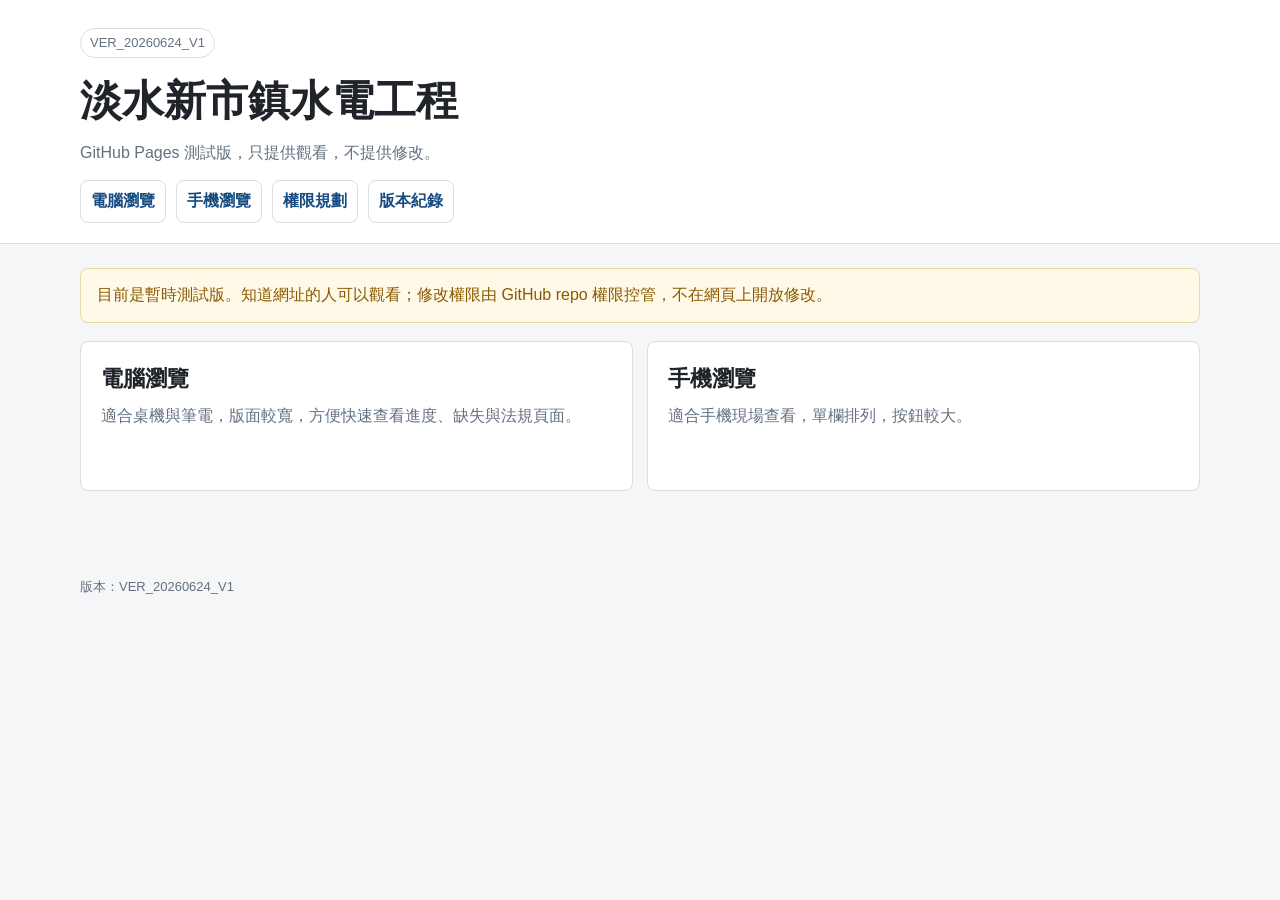
<file: index.html>
<!doctype html><html lang="zh-Hant"><head><meta charset="utf-8"><meta name="viewport" content="width=device-width, initial-scale=1"><title>淡水新市鎮水電工程</title><link rel="stylesheet" href="assets/styles.css"></head><body><header><div class="wrap top"><span class="version">VER_20260624_V1</span><h1>淡水新市鎮水電工程</h1><p class="subtitle">GitHub Pages 測試版，只提供觀看，不提供修改。</p><nav><a href="desktop.html">電腦瀏覽</a><a href="mobile.html">手機瀏覽</a><a href="permissions.html">權限規劃</a><a href="CHANGELOG.html">版本紀錄</a></nav></div></header><main class="wrap"><div class="notice">目前是暫時測試版。知道網址的人可以觀看；修改權限由 GitHub repo 權限控管，不在網頁上開放修改。</div><section class="mode-grid"><a class="mode" href="desktop.html"><h2>電腦瀏覽</h2><p>適合桌機與筆電，版面較寬，方便快速查看進度、缺失與法規頁面。</p></a><a class="mode" href="mobile.html"><h2>手機瀏覽</h2><p>適合手機現場查看，單欄排列，按鈕較大。</p></a></section></main><div class="wrap footer">版本：VER_20260624_V1</div></body></html>
</file>
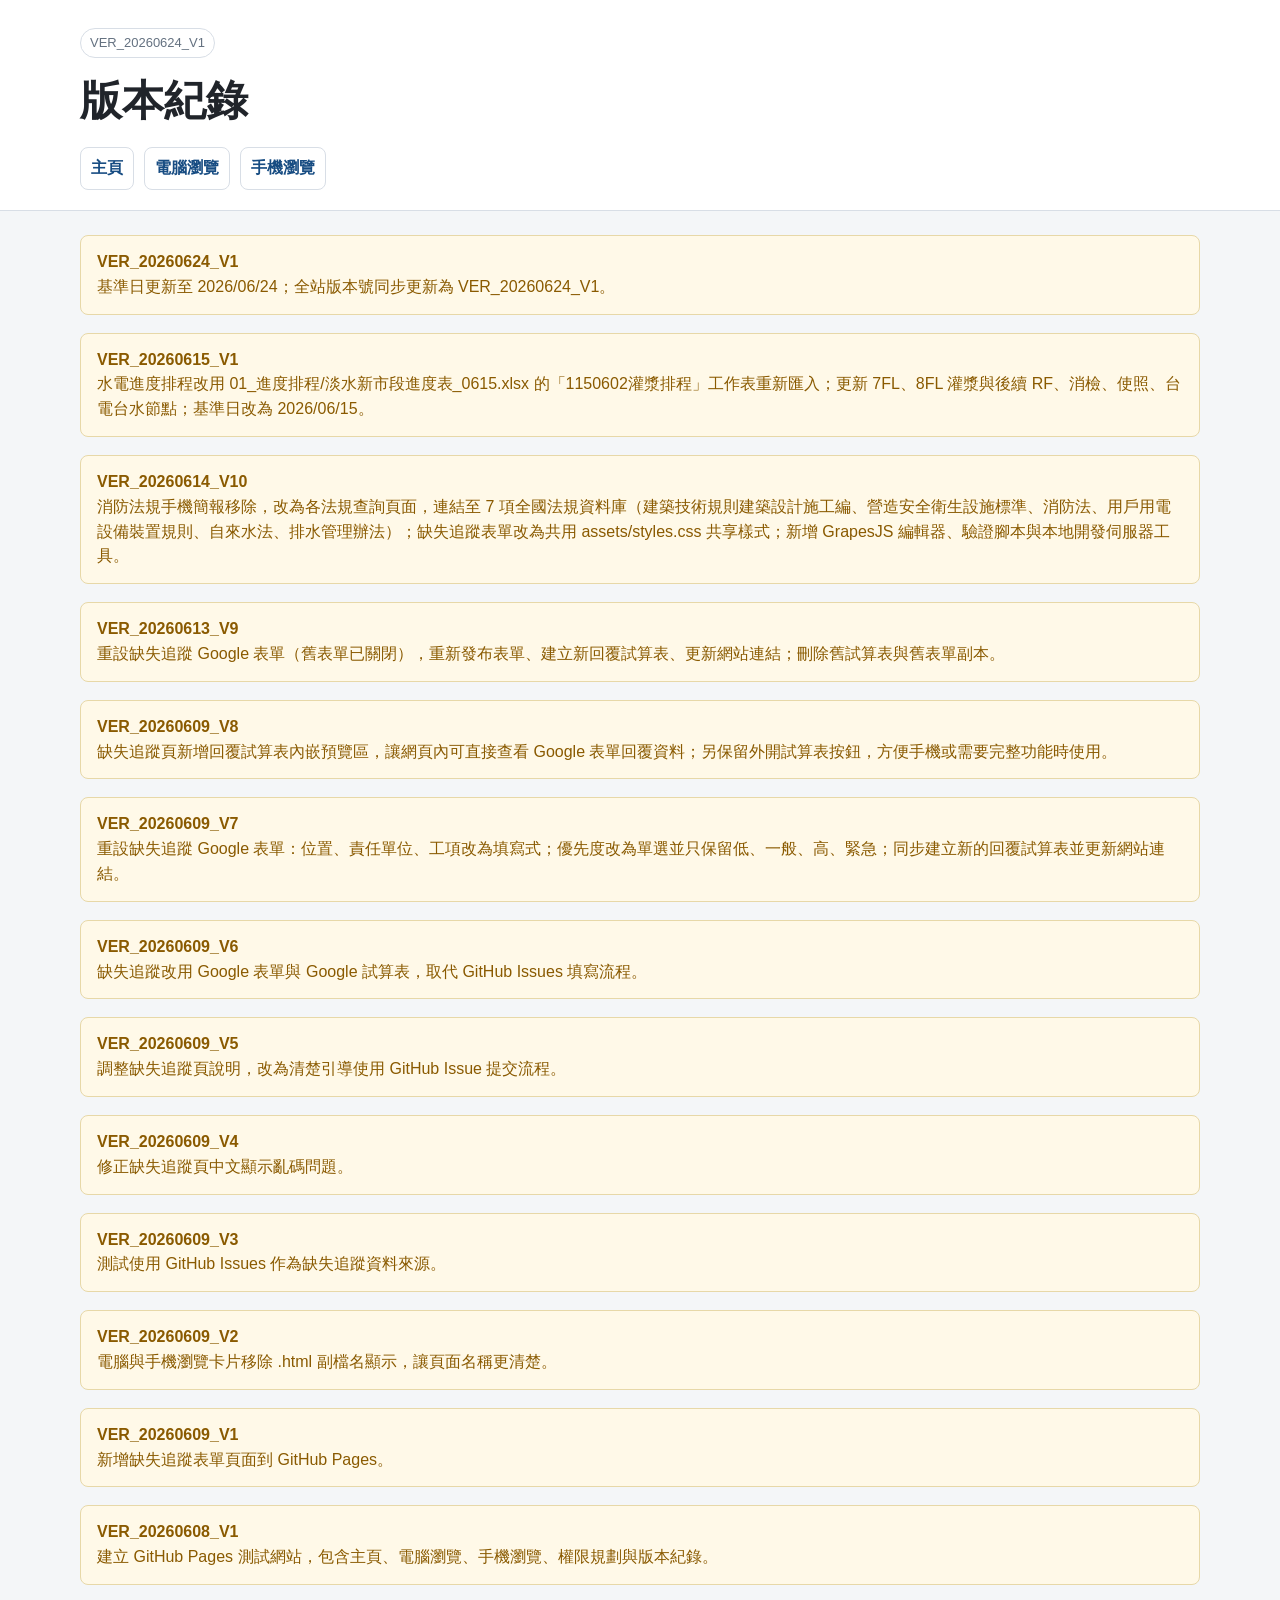
<file: CHANGELOG.html>
<!doctype html><html lang="zh-Hant"><head><meta charset="utf-8"><meta name="viewport" content="width=device-width, initial-scale=1"><title>版本紀錄</title><link rel="stylesheet" href="assets/styles.css"></head><body><header><div class="wrap top"><span class="version">VER_20260624_V1</span><h1>版本紀錄</h1><nav><a href="index.html">主頁</a><a href="desktop.html">電腦瀏覽</a><a href="mobile.html">手機瀏覽</a></nav></div></header><main class="wrap"><section class="notice"><strong>VER_20260624_V1</strong><br>基準日更新至 2026/06/24；全站版本號同步更新為 VER_20260624_V1。</section><section class="notice"><strong>VER_20260615_V1</strong><br>水電進度排程改用 01_進度排程/淡水新市段進度表_0615.xlsx 的「1150602灌漿排程」工作表重新匯入；更新 7FL、8FL 灌漿與後續 RF、消檢、使照、台電台水節點；基準日改為 2026/06/15。</section><section class="notice"><strong>VER_20260614_V10</strong><br>消防法規手機簡報移除，改為各法規查詢頁面，連結至 7 項全國法規資料庫（建築技術規則建築設計施工編、營造安全衛生設施標準、消防法、用戶用電設備裝置規則、自來水法、排水管理辦法）；缺失追蹤表單改為共用 assets/styles.css 共享樣式；新增 GrapesJS 編輯器、驗證腳本與本地開發伺服器工具。</section><section class="notice"><strong>VER_20260613_V9</strong><br>重設缺失追蹤 Google 表單（舊表單已關閉），重新發布表單、建立新回覆試算表、更新網站連結；刪除舊試算表與舊表單副本。</section><section class="notice"><strong>VER_20260609_V8</strong><br>缺失追蹤頁新增回覆試算表內嵌預覽區，讓網頁內可直接查看 Google 表單回覆資料；另保留外開試算表按鈕，方便手機或需要完整功能時使用。</section><section class="notice"><strong>VER_20260609_V7</strong><br>重設缺失追蹤 Google 表單：位置、責任單位、工項改為填寫式；優先度改為單選並只保留低、一般、高、緊急；同步建立新的回覆試算表並更新網站連結。</section><section class="notice"><strong>VER_20260609_V6</strong><br>缺失追蹤改用 Google 表單與 Google 試算表，取代 GitHub Issues 填寫流程。</section><section class="notice"><strong>VER_20260609_V5</strong><br>調整缺失追蹤頁說明，改為清楚引導使用 GitHub Issue 提交流程。</section><section class="notice"><strong>VER_20260609_V4</strong><br>修正缺失追蹤頁中文顯示亂碼問題。</section><section class="notice"><strong>VER_20260609_V3</strong><br>測試使用 GitHub Issues 作為缺失追蹤資料來源。</section><section class="notice"><strong>VER_20260609_V2</strong><br>電腦與手機瀏覽卡片移除 .html 副檔名顯示，讓頁面名稱更清楚。</section><section class="notice"><strong>VER_20260609_V1</strong><br>新增缺失追蹤表單頁面到 GitHub Pages。</section><section class="notice"><strong>VER_20260608_V1</strong><br>建立 GitHub Pages 測試網站，包含主頁、電腦瀏覽、手機瀏覽、權限規劃與版本紀錄。</section></main></body></html>
</file>
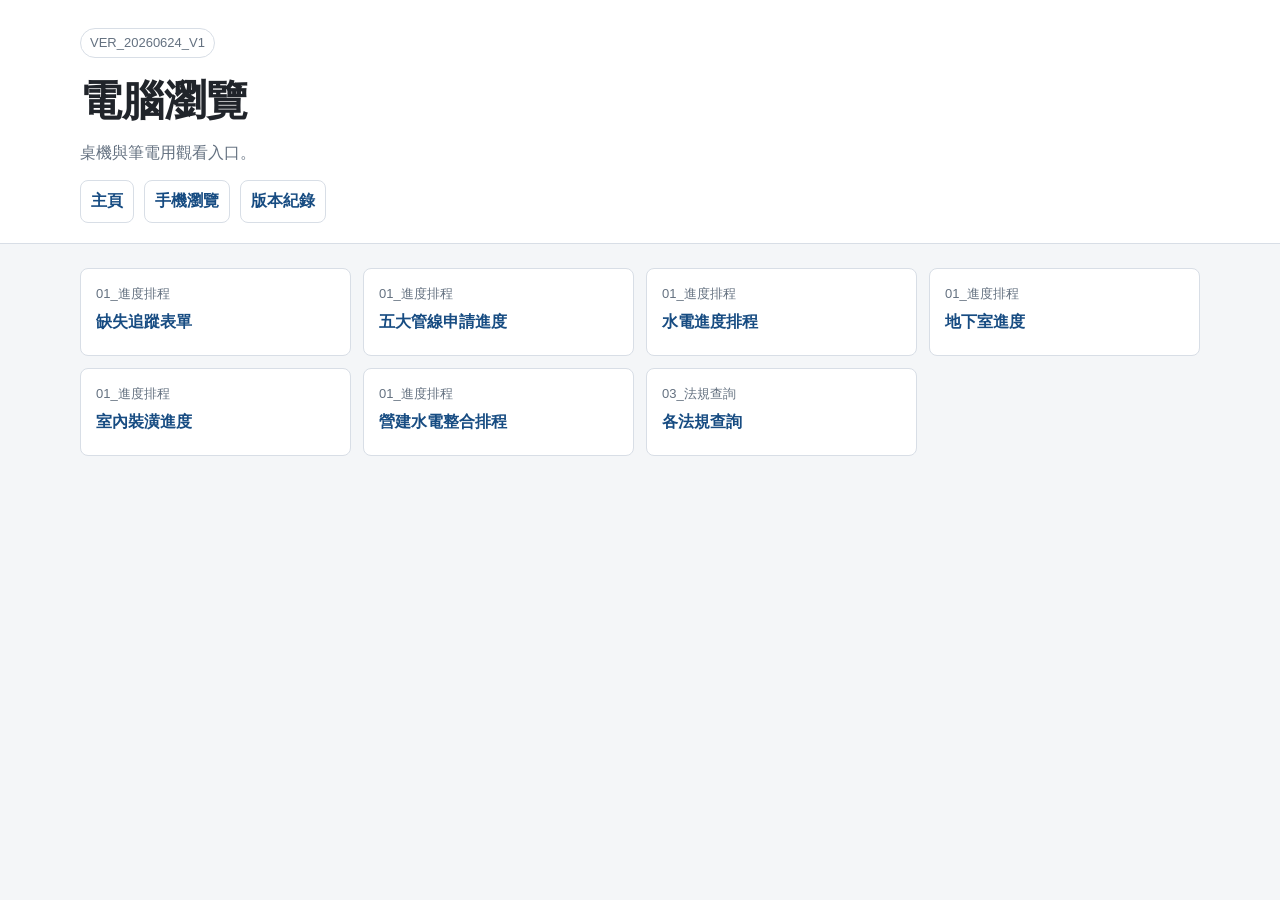
<file: desktop.html>
<!doctype html><html lang="zh-Hant"><head><meta charset="utf-8"><meta name="viewport" content="width=device-width, initial-scale=1"><title>電腦瀏覽 - 淡水新市鎮水電工程</title><link rel="stylesheet" href="assets/styles.css"></head><body><header><div class="wrap top"><span class="version">VER_20260624_V1</span><h1>電腦瀏覽</h1><p class="subtitle">桌機與筆電用觀看入口。</p><nav><a href="index.html">主頁</a><a href="mobile.html">手機瀏覽</a><a href="CHANGELOG.html">版本紀錄</a></nav></div></header><main class="wrap"><div class="doc-grid"><a class="doc-link" href="pages/%E7%BC%BA%E5%A4%B1%E8%BF%BD%E8%B9%A4%E8%A1%A8%E5%96%AE.html"><span>01_進度排程</span><strong>缺失追蹤表單</strong></a>
<a class="doc-link" href="pages/%E4%BA%94%E5%A4%A7%E7%AE%A1%E7%B7%9A%E7%94%B3%E8%AB%8B%E9%80%B2%E5%BA%A6.html"><span>01_進度排程</span><strong>五大管線申請進度</strong></a>
<a class="doc-link" href="pages/%E6%B0%B4%E9%9B%BB%E9%80%B2%E5%BA%A6%E6%8E%92%E7%A8%8B.html"><span>01_進度排程</span><strong>水電進度排程</strong></a>
<a class="doc-link" href="pages/%E5%9C%B0%E4%B8%8B%E5%AE%A4%E9%80%B2%E5%BA%A6.html"><span>01_進度排程</span><strong>地下室進度</strong></a>
<a class="doc-link" href="pages/%E5%AE%A4%E5%85%A7%E8%A3%9D%E6%BD%A2%E9%80%B2%E5%BA%A6.html"><span>01_進度排程</span><strong>室內裝潢進度</strong></a>
<a class="doc-link" href="pages/%E7%87%9F%E5%BB%BA%E6%B0%B4%E9%9B%BB%E6%95%B4%E5%90%88%E6%8E%92%E7%A8%8B.html"><span>01_進度排程</span><strong>營建水電整合排程</strong></a>
<a class="doc-link" href="pages/%E6%B6%88%E9%98%B2%E6%B3%95%E8%A6%8F%E6%89%8B%E6%A9%9F%E7%B0%A1%E5%A0%B1.html"><span>03_法規查詢</span><strong>各法規查詢</strong></a></div></main></body></html>
</file>
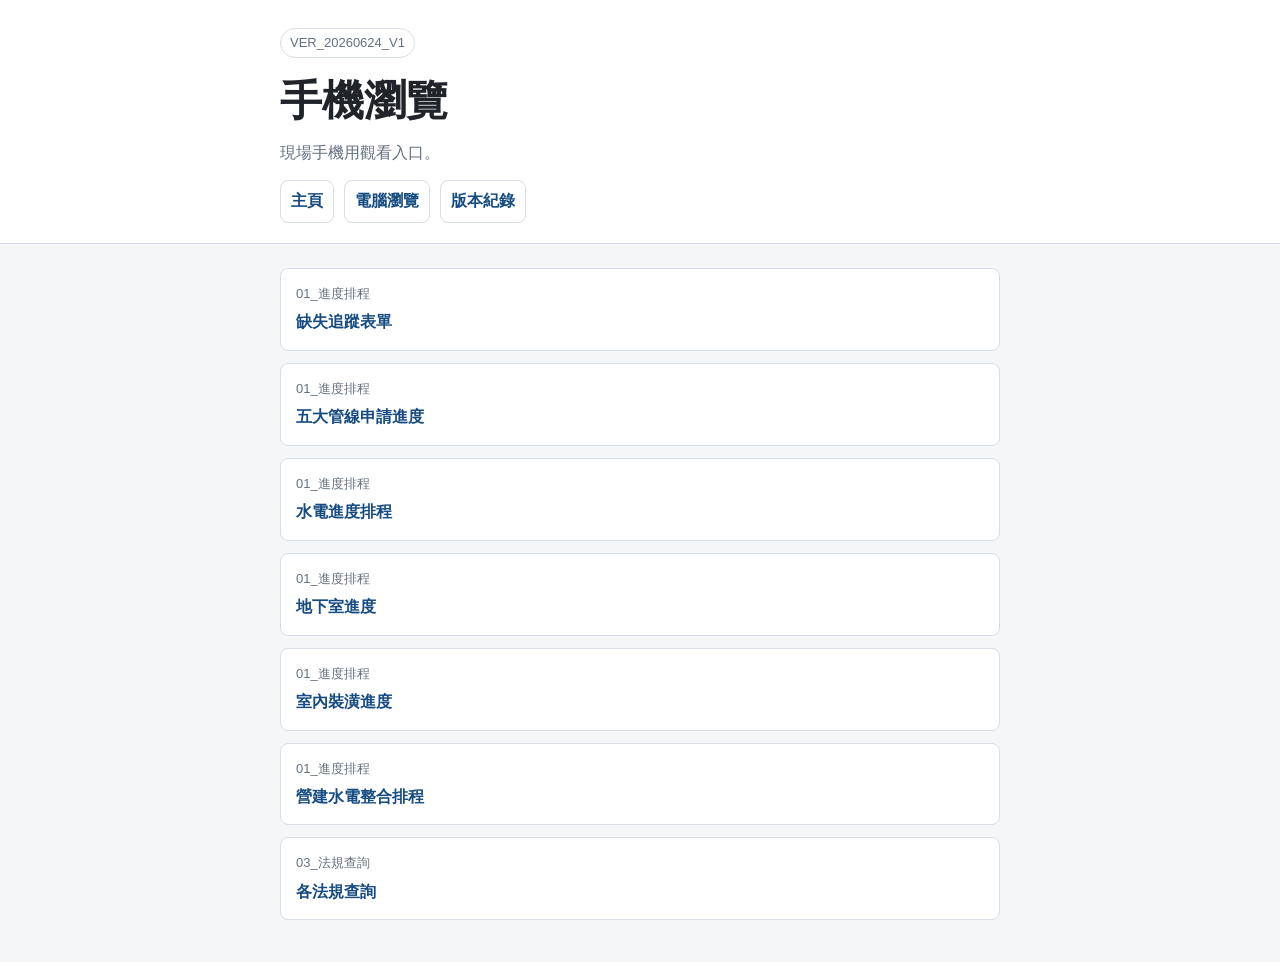
<file: mobile.html>
<!doctype html><html lang="zh-Hant"><head><meta charset="utf-8"><meta name="viewport" content="width=device-width, initial-scale=1"><title>手機瀏覽 - 淡水新市鎮水電工程</title><link rel="stylesheet" href="assets/styles.css"></head><body class="phone"><header><div class="wrap top"><span class="version">VER_20260624_V1</span><h1>手機瀏覽</h1><p class="subtitle">現場手機用觀看入口。</p><nav><a href="index.html">主頁</a><a href="desktop.html">電腦瀏覽</a><a href="CHANGELOG.html">版本紀錄</a></nav></div></header><main class="wrap"><div class="doc-grid"><a class="doc-link" href="pages/%E7%BC%BA%E5%A4%B1%E8%BF%BD%E8%B9%A4%E8%A1%A8%E5%96%AE.html"><span>01_進度排程</span><strong>缺失追蹤表單</strong></a>
<a class="doc-link" href="pages/%E4%BA%94%E5%A4%A7%E7%AE%A1%E7%B7%9A%E7%94%B3%E8%AB%8B%E9%80%B2%E5%BA%A6.html"><span>01_進度排程</span><strong>五大管線申請進度</strong></a>
<a class="doc-link" href="pages/%E6%B0%B4%E9%9B%BB%E9%80%B2%E5%BA%A6%E6%8E%92%E7%A8%8B.html"><span>01_進度排程</span><strong>水電進度排程</strong></a>
<a class="doc-link" href="pages/%E5%9C%B0%E4%B8%8B%E5%AE%A4%E9%80%B2%E5%BA%A6.html"><span>01_進度排程</span><strong>地下室進度</strong></a>
<a class="doc-link" href="pages/%E5%AE%A4%E5%85%A7%E8%A3%9D%E6%BD%A2%E9%80%B2%E5%BA%A6.html"><span>01_進度排程</span><strong>室內裝潢進度</strong></a>
<a class="doc-link" href="pages/%E7%87%9F%E5%BB%BA%E6%B0%B4%E9%9B%BB%E6%95%B4%E5%90%88%E6%8E%92%E7%A8%8B.html"><span>01_進度排程</span><strong>營建水電整合排程</strong></a>
<a class="doc-link" href="pages/%E6%B6%88%E9%98%B2%E6%B3%95%E8%A6%8F%E6%89%8B%E6%A9%9F%E7%B0%A1%E5%A0%B1.html"><span>03_法規查詢</span><strong>各法規查詢</strong></a></div></main></body></html>
</file>
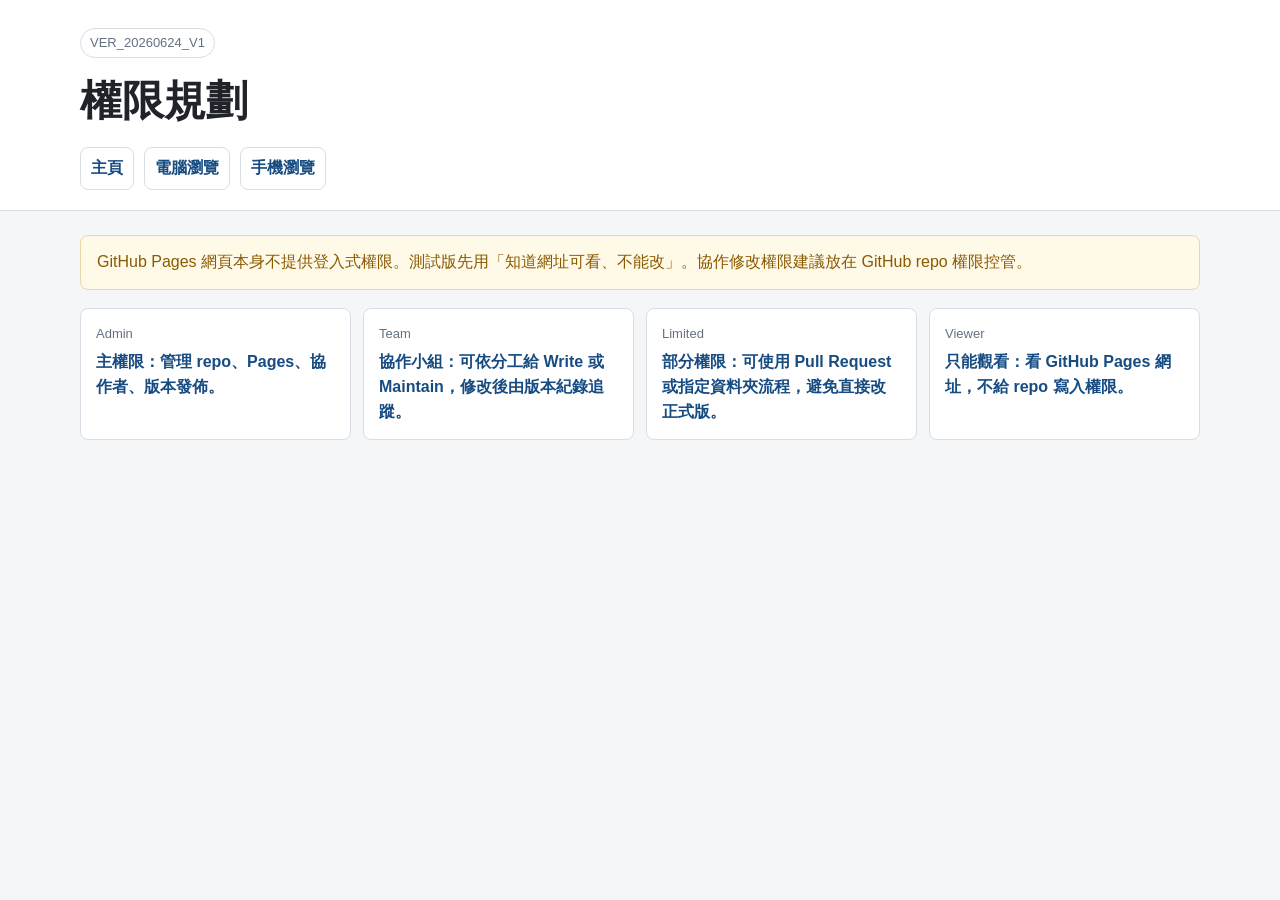
<file: permissions.html>
<!doctype html><html lang="zh-Hant"><head><meta charset="utf-8"><meta name="viewport" content="width=device-width, initial-scale=1"><title>權限規劃</title><link rel="stylesheet" href="assets/styles.css"></head><body><header><div class="wrap top"><span class="version">VER_20260624_V1</span><h1>權限規劃</h1><nav><a href="index.html">主頁</a><a href="desktop.html">電腦瀏覽</a><a href="mobile.html">手機瀏覽</a></nav></div></header><main class="wrap"><div class="notice">GitHub Pages 網頁本身不提供登入式權限。測試版先用「知道網址可看、不能改」。協作修改權限建議放在 GitHub repo 權限控管。</div><section class="doc-grid"><div class="doc-link"><span>Admin</span><strong>主權限：管理 repo、Pages、協作者、版本發佈。</strong></div><div class="doc-link"><span>Team</span><strong>協作小組：可依分工給 Write 或 Maintain，修改後由版本紀錄追蹤。</strong></div><div class="doc-link"><span>Limited</span><strong>部分權限：可使用 Pull Request 或指定資料夾流程，避免直接改正式版。</strong></div><div class="doc-link"><span>Viewer</span><strong>只能觀看：看 GitHub Pages 網址，不給 repo 寫入權限。</strong></div></section></main></body></html>
</file>
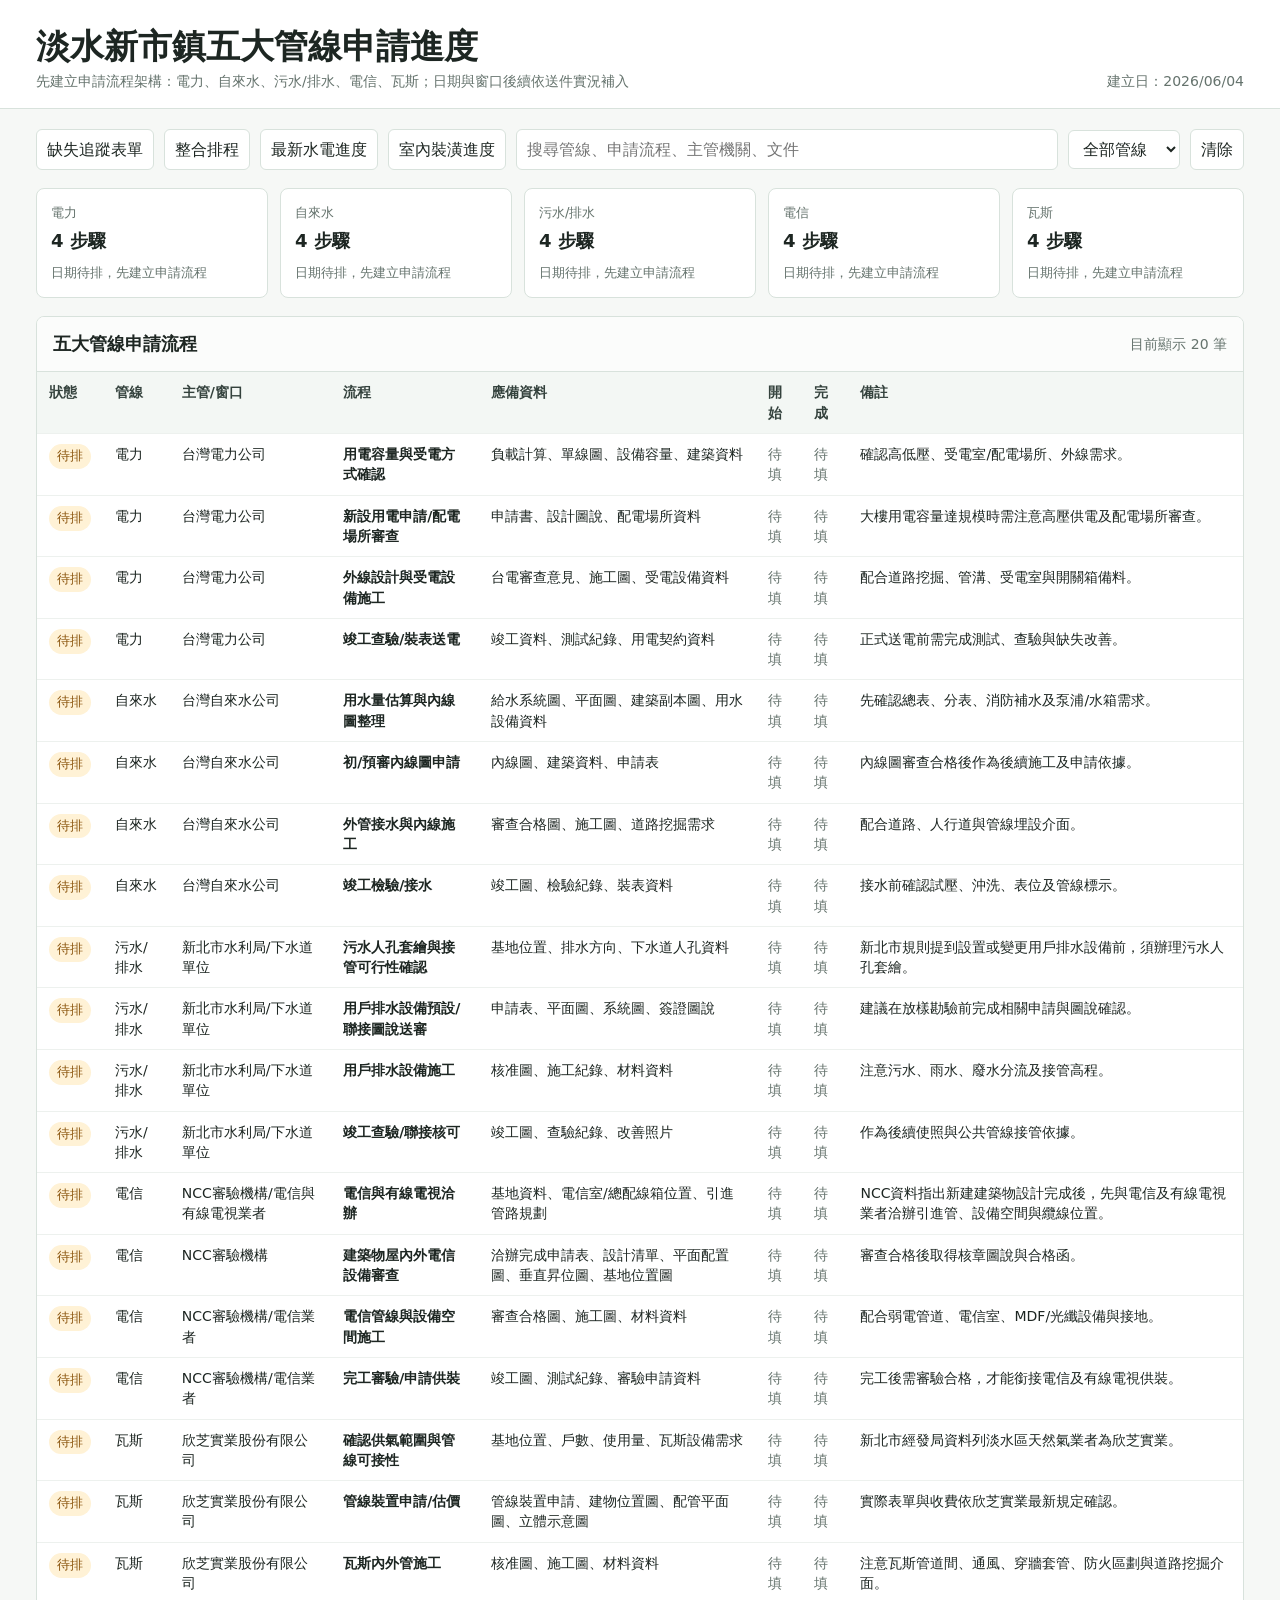
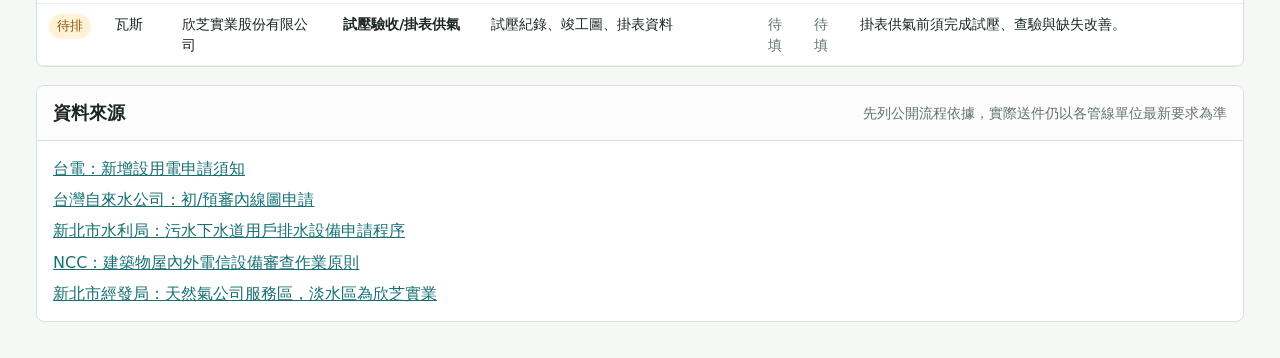
<file: pages/五大管線申請進度.html>
<!doctype html>
<html lang="zh-Hant">
<head>
  <meta charset="utf-8">
  <meta name="viewport" content="width=device-width, initial-scale=1">
  <title>淡水新市鎮五大管線申請進度</title>
  <style>
    :root { --ink:#1d2622; --muted:#65736d; --line:#d8e2dc; --bg:#f6f8f6; --panel:#fff; --green:#1f7a57; --amber:#b36b12; --soft:#edf3ef; --soft-amber:#fff2d6; }
    * { box-sizing:border-box; }
    body { margin:0; color:var(--ink); background:var(--bg); font-family:"Microsoft JhengHei","Noto Sans TC",system-ui,sans-serif; line-height:1.45; }
    header { padding:22px clamp(16px,3vw,36px) 16px; background:#fff; border-bottom:1px solid var(--line); }
    .title-row { display:flex; justify-content:space-between; align-items:end; gap:16px; flex-wrap:wrap; }
    h1 { margin:0; font-size:clamp(24px,3vw,34px); letter-spacing:0; }
    .meta { color:var(--muted); font-size:14px; }
    main { padding:20px clamp(16px,3vw,36px) 36px; }
    .toolbar { display:flex; gap:10px; align-items:center; flex-wrap:wrap; margin:0 0 18px; }
    .nav-link, input, select, button { min-height:38px; border:1px solid var(--line); border-radius:6px; background:#fff; color:var(--ink); padding:8px 10px; font:inherit; }
    .nav-link { display:inline-flex; align-items:center; text-decoration:none; }
    input { flex:1; min-width:min(360px,100%); }
    button { cursor:pointer; }
    button:hover, .nav-link:hover { background:var(--soft); }
    .summary { display:grid; grid-template-columns:repeat(5,minmax(150px,1fr)); gap:12px; margin-bottom:18px; }
    .metric { background:var(--panel); border:1px solid var(--line); border-radius:8px; padding:14px; min-height:104px; }
    .metric small { display:block; color:var(--muted); margin-bottom:6px; }
    .metric strong { display:block; font-size:18px; margin-bottom:6px; }
    .metric span { color:var(--muted); font-size:13px; }
    section { margin-top:18px; background:var(--panel); border:1px solid var(--line); border-radius:8px; overflow:hidden; }
    .section-head { display:flex; justify-content:space-between; align-items:center; gap:12px; padding:14px 16px; border-bottom:1px solid var(--line); background:#fbfcfb; }
    h2 { margin:0; font-size:18px; letter-spacing:0; }
    .section-head p { margin:0; color:var(--muted); font-size:14px; }
    .table-wrap { overflow-x:auto; }
    table { width:100%; border-collapse:collapse; min-width:1120px; font-size:14px; }
    th, td { padding:10px 12px; border-bottom:1px solid #edf1ee; text-align:left; vertical-align:top; }
    th { position:sticky; top:0; background:#f3f7f4; color:#34423d; z-index:1; }
    tr:hover td { background:#fbfcfb; }
    .tag { display:inline-flex; min-height:24px; align-items:center; border-radius:999px; padding:3px 8px; font-size:13px; white-space:nowrap; background:var(--soft-amber); color:#8a540c; }
    .source-list { padding:16px; display:grid; gap:8px; }
    .source-list a { color:#176f75; }
    .empty { color:var(--muted); }
    @media (max-width:900px) { .summary { grid-template-columns:repeat(2,minmax(160px,1fr)); } }
    @media (max-width:560px) { .summary { grid-template-columns:1fr; } .section-head { align-items:flex-start; flex-direction:column; } input,select,button,.nav-link { width:100%; } }
  </style>
</head>
<body>
  <header>
    <div class="title-row">
      <div>
        <h1>淡水新市鎮五大管線申請進度</h1>
        <div class="meta">先建立申請流程架構：電力、自來水、污水/排水、電信、瓦斯；日期與窗口後續依送件實況補入</div>
      </div>
      <div class="meta">建立日：2026/06/04</div>
    </div>
  </header>
  <main>
    <div class="toolbar">
      <a class="nav-link" href="缺失追蹤表單.html">缺失追蹤表單</a>
      <a class="nav-link" href="營建水電整合排程.html">整合排程</a>
      <a class="nav-link" href="水電進度排程.html">最新水電進度</a>
      <a class="nav-link" href="室內裝潢進度.html">室內裝潢進度</a>
      <input id="search" type="search" placeholder="搜尋管線、申請流程、主管機關、文件">
      <select id="systemFilter" aria-label="管線篩選"><option value="all">全部管線</option></select>
      <button id="reset">清除</button>
    </div>

    <div class="summary" id="summary"></div>

    <section>
      <div class="section-head">
        <h2>五大管線申請流程</h2>
        <p id="rowCount"></p>
      </div>
      <div class="table-wrap">
        <table>
          <thead>
            <tr>
              <th>狀態</th>
              <th>管線</th>
              <th>主管/窗口</th>
              <th>流程</th>
              <th>應備資料</th>
              <th>開始</th>
              <th>完成</th>
              <th>備註</th>
            </tr>
          </thead>
          <tbody id="scheduleBody"></tbody>
        </table>
      </div>
    </section>

    <section>
      <div class="section-head">
        <h2>資料來源</h2>
        <p>先列公開流程依據，實際送件仍以各管線單位最新要求為準</p>
      </div>
      <div class="source-list">
        <a href="https://www.taipower.com.tw/media/txwfndkz/2021090713331345710.pdf?mediaDL=true">台電：新增設用電申請須知</a>
        <a href="https://www.gov.tw/News_Content_2_833232.html">台灣自來水公司：初/預審內線圖申請</a>
        <a href="https://www.wrs.ntpc.gov.tw/uploaddowndoc?file=govdata%2F201907161028480.pdf&filedisplay=16-%E6%96%B0%E5%8C%97%E5%B8%82%E6%B1%A1%E6%B0%B4%E4%B8%8B%E6%B0%B4%E9%81%93%E7%94%A8%E6%88%B6%E6%8E%92%E6%B0%B4%E8%A8%AD%E5%82%99%E7%94%B3%E8%AB%8B%E7%A8%8B%E5%BA%8F%E8%AA%AA%E6%98%8E%E5%8F%8A%E7%B5%B1%E8%A8%88.pdf&flag=doc">新北市水利局：污水下水道用戶排水設備申請程序</a>
        <a href="https://www.ncc.gov.tw/Chinese/service_detail.aspx?sn=1143">NCC：建築物屋內外電信設備審查作業原則</a>
        <a href="https://www.economic.ntpc.gov.tw/Custom/%E5%A4%A9%E7%84%B6%E6%B0%A3">新北市經發局：天然氣公司服務區，淡水區為欣芝實業</a>
      </div>
    </section>
  </main>
  <script>
    const tasks = [
      { system:"電力", owner:"台灣電力公司", step:"用電容量與受電方式確認", docs:"負載計算、單線圖、設備容量、建築資料", start:"", end:"", note:"確認高低壓、受電室/配電場所、外線需求。" },
      { system:"電力", owner:"台灣電力公司", step:"新設用電申請/配電場所審查", docs:"申請書、設計圖說、配電場所資料", start:"", end:"", note:"大樓用電容量達規模時需注意高壓供電及配電場所審查。" },
      { system:"電力", owner:"台灣電力公司", step:"外線設計與受電設備施工", docs:"台電審查意見、施工圖、受電設備資料", start:"", end:"", note:"配合道路挖掘、管溝、受電室與開關箱備料。" },
      { system:"電力", owner:"台灣電力公司", step:"竣工查驗/裝表送電", docs:"竣工資料、測試紀錄、用電契約資料", start:"", end:"", note:"正式送電前需完成測試、查驗與缺失改善。" },

      { system:"自來水", owner:"台灣自來水公司", step:"用水量估算與內線圖整理", docs:"給水系統圖、平面圖、建築副本圖、用水設備資料", start:"", end:"", note:"先確認總表、分表、消防補水及泵浦/水箱需求。" },
      { system:"自來水", owner:"台灣自來水公司", step:"初/預審內線圖申請", docs:"內線圖、建築資料、申請表", start:"", end:"", note:"內線圖審查合格後作為後續施工及申請依據。" },
      { system:"自來水", owner:"台灣自來水公司", step:"外管接水與內線施工", docs:"審查合格圖、施工圖、道路挖掘需求", start:"", end:"", note:"配合道路、人行道與管線埋設介面。" },
      { system:"自來水", owner:"台灣自來水公司", step:"竣工檢驗/接水", docs:"竣工圖、檢驗紀錄、裝表資料", start:"", end:"", note:"接水前確認試壓、沖洗、表位及管線標示。" },

      { system:"污水/排水", owner:"新北市水利局/下水道單位", step:"污水人孔套繪與接管可行性確認", docs:"基地位置、排水方向、下水道人孔資料", start:"", end:"", note:"新北市規則提到設置或變更用戶排水設備前，須辦理污水人孔套繪。" },
      { system:"污水/排水", owner:"新北市水利局/下水道單位", step:"用戶排水設備預設/聯接圖說送審", docs:"申請表、平面圖、系統圖、簽證圖說", start:"", end:"", note:"建議在放樣勘驗前完成相關申請與圖說確認。" },
      { system:"污水/排水", owner:"新北市水利局/下水道單位", step:"用戶排水設備施工", docs:"核准圖、施工紀錄、材料資料", start:"", end:"", note:"注意污水、雨水、廢水分流及接管高程。" },
      { system:"污水/排水", owner:"新北市水利局/下水道單位", step:"竣工查驗/聯接核可", docs:"竣工圖、查驗紀錄、改善照片", start:"", end:"", note:"作為後續使照與公共管線接管依據。" },

      { system:"電信", owner:"NCC審驗機構/電信與有線電視業者", step:"電信與有線電視洽辦", docs:"基地資料、電信室/總配線箱位置、引進管路規劃", start:"", end:"", note:"NCC資料指出新建建築物設計完成後，先與電信及有線電視業者洽辦引進管、設備空間與纜線位置。" },
      { system:"電信", owner:"NCC審驗機構", step:"建築物屋內外電信設備審查", docs:"洽辦完成申請表、設計清單、平面配置圖、垂直昇位圖、基地位置圖", start:"", end:"", note:"審查合格後取得核章圖說與合格函。" },
      { system:"電信", owner:"NCC審驗機構/電信業者", step:"電信管線與設備空間施工", docs:"審查合格圖、施工圖、材料資料", start:"", end:"", note:"配合弱電管道、電信室、MDF/光纖設備與接地。" },
      { system:"電信", owner:"NCC審驗機構/電信業者", step:"完工審驗/申請供裝", docs:"竣工圖、測試紀錄、審驗申請資料", start:"", end:"", note:"完工後需審驗合格，才能銜接電信及有線電視供裝。" },

      { system:"瓦斯", owner:"欣芝實業股份有限公司", step:"確認供氣範圍與管線可接性", docs:"基地位置、戶數、使用量、瓦斯設備需求", start:"", end:"", note:"新北市經發局資料列淡水區天然氣業者為欣芝實業。" },
      { system:"瓦斯", owner:"欣芝實業股份有限公司", step:"管線裝置申請/估價", docs:"管線裝置申請、建物位置圖、配管平面圖、立體示意圖", start:"", end:"", note:"實際表單與收費依欣芝實業最新規定確認。" },
      { system:"瓦斯", owner:"欣芝實業股份有限公司", step:"瓦斯內外管施工", docs:"核准圖、施工圖、材料資料", start:"", end:"", note:"注意瓦斯管道間、通風、穿牆套管、防火區劃與道路挖掘介面。" },
      { system:"瓦斯", owner:"欣芝實業股份有限公司", step:"試壓驗收/掛表供氣", docs:"試壓紀錄、竣工圖、掛表資料", start:"", end:"", note:"掛表供氣前須完成試壓、查驗與缺失改善。" }
    ];
    function filteredTasks() {
      const keyword = document.querySelector("#search").value.trim().toLowerCase();
      const system = document.querySelector("#systemFilter").value;
      return tasks.filter(task => {
        const text = `${task.system} ${task.owner} ${task.step} ${task.docs} ${task.note}`.toLowerCase();
        return (system === "all" || task.system === system) && (!keyword || text.includes(keyword));
      });
    }
    function renderSummary() {
      const systems = [...new Set(tasks.map(task => task.system))];
      document.querySelector("#summary").innerHTML = systems.map(system => {
        const count = tasks.filter(task => task.system === system).length;
        return `<div class="metric"><small>${system}</small><strong>${count} 步驟</strong><span>日期待排，先建立申請流程</span></div>`;
      }).join("");
    }
    function renderSystemFilter() {
      const systems = [...new Set(tasks.map(task => task.system))];
      document.querySelector("#systemFilter").innerHTML += systems.map(system => `<option value="${system}">${system}</option>`).join("");
    }
    function renderTable() {
      const rows = filteredTasks();
      document.querySelector("#rowCount").textContent = `目前顯示 ${rows.length} 筆`;
      document.querySelector("#scheduleBody").innerHTML = rows.map(task => `<tr><td><span class="tag">待排</span></td><td>${task.system}</td><td>${task.owner}</td><td><strong>${task.step}</strong></td><td>${task.docs}</td><td class="empty">${task.start || "待填"}</td><td class="empty">${task.end || "待填"}</td><td>${task.note}</td></tr>`).join("");
    }
    document.querySelector("#search").addEventListener("input", renderTable);
    document.querySelector("#systemFilter").addEventListener("change", renderTable);
    document.querySelector("#reset").addEventListener("click", () => { document.querySelector("#search").value = ""; document.querySelector("#systemFilter").value = "all"; renderTable(); });
    renderSummary();
    renderSystemFilter();
    renderTable();
  </script>
</body>
</html>
</file>
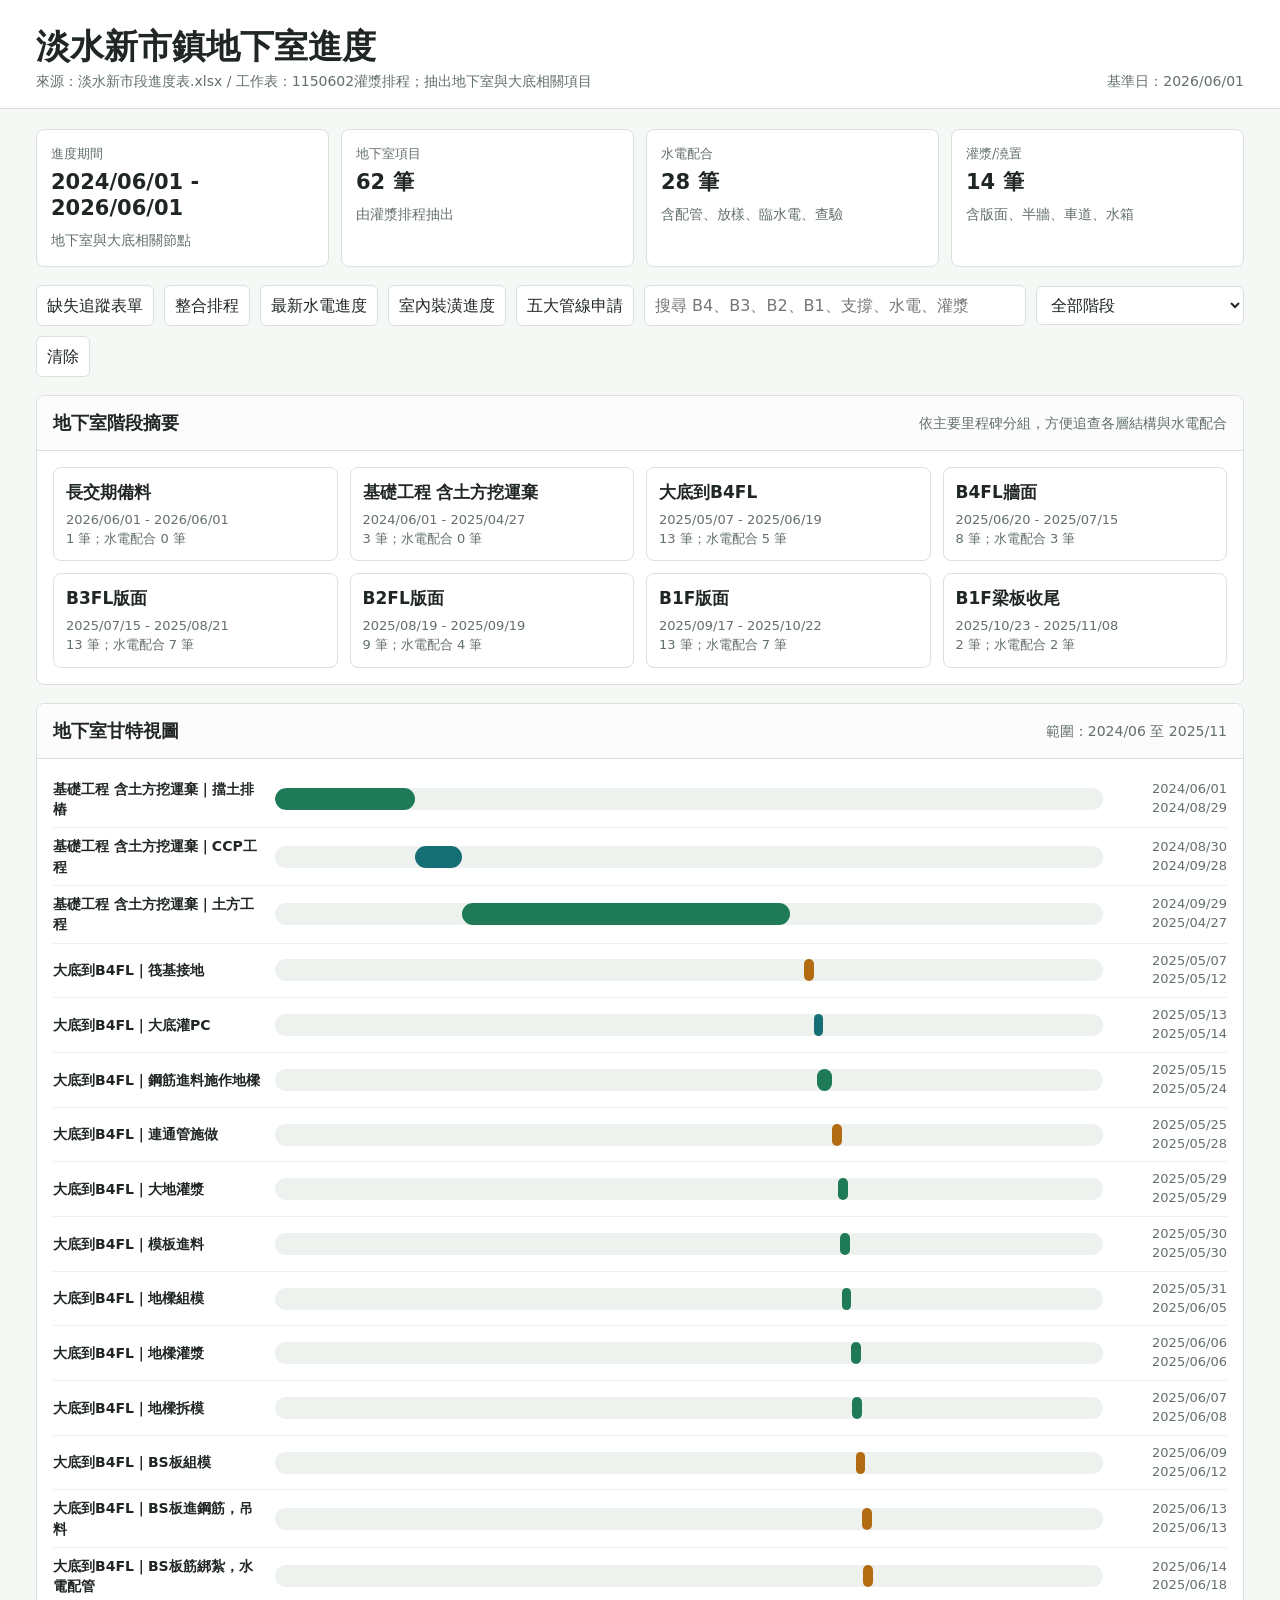
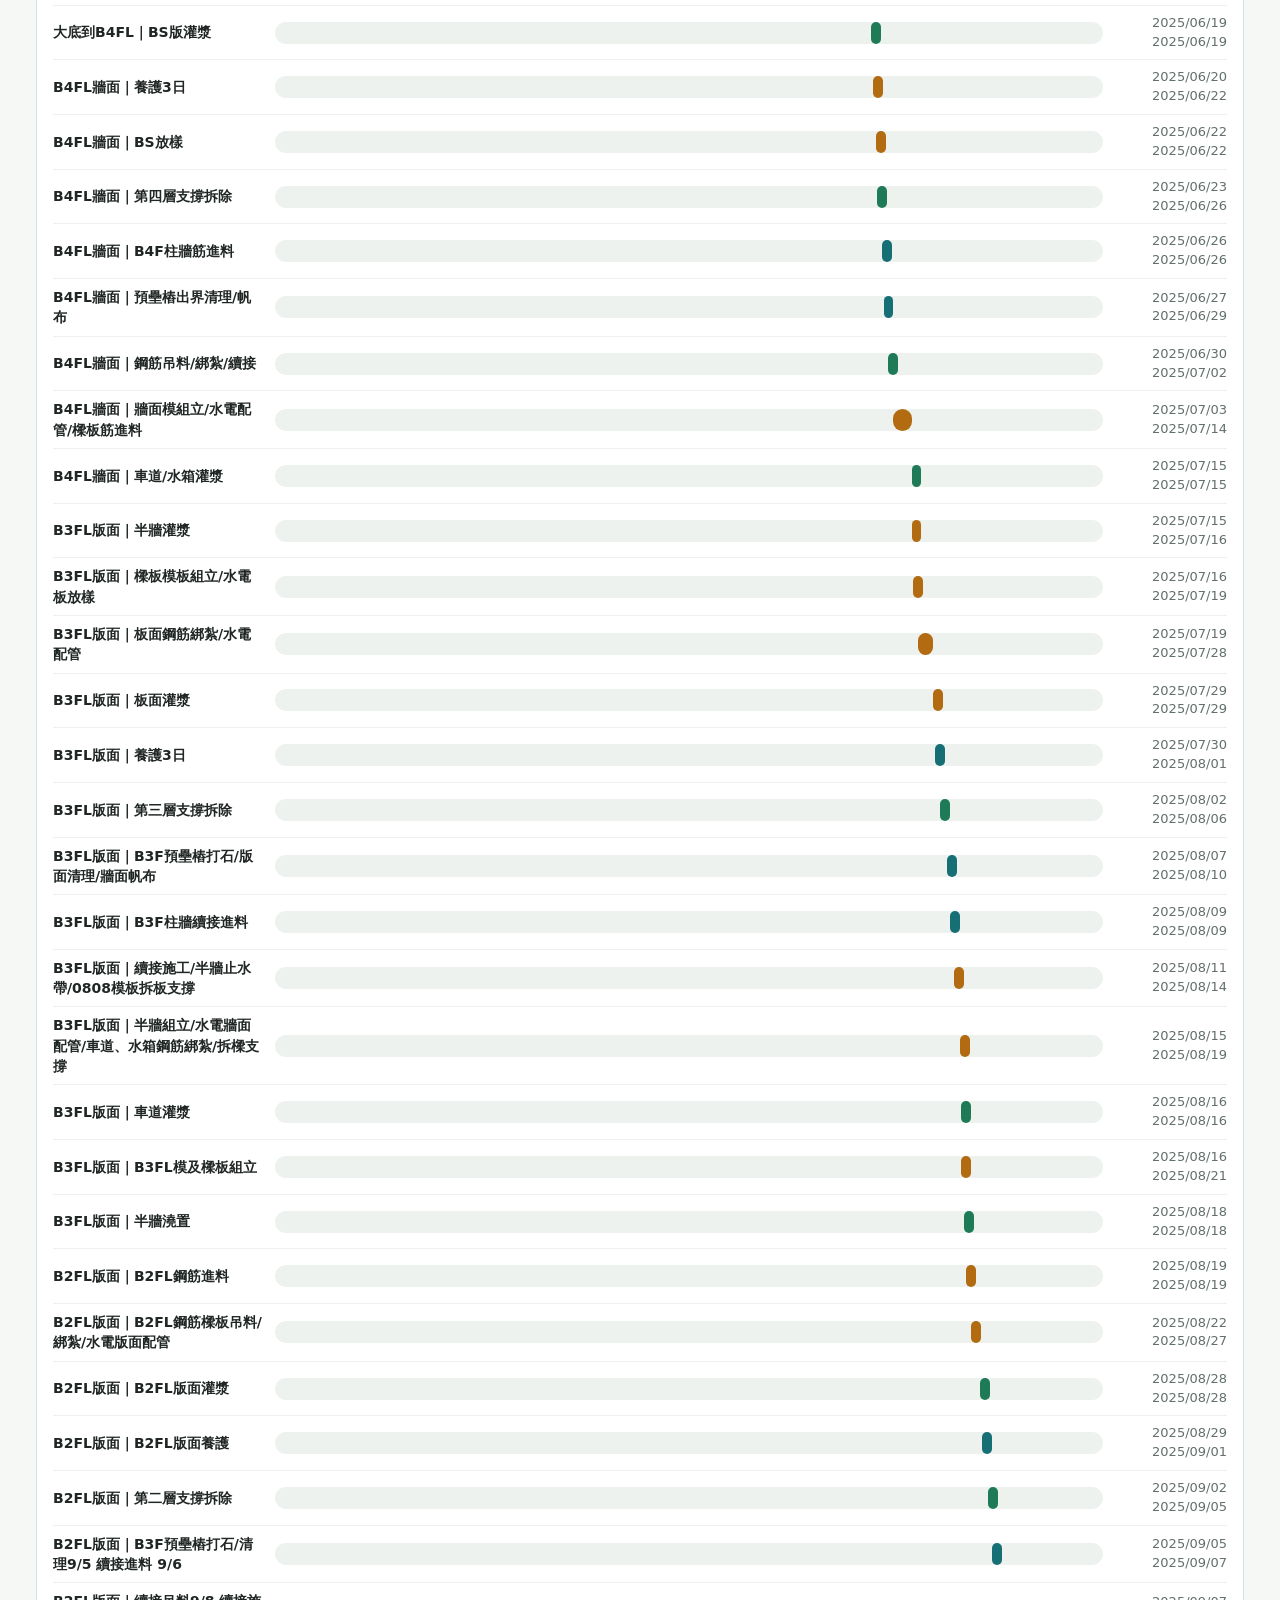
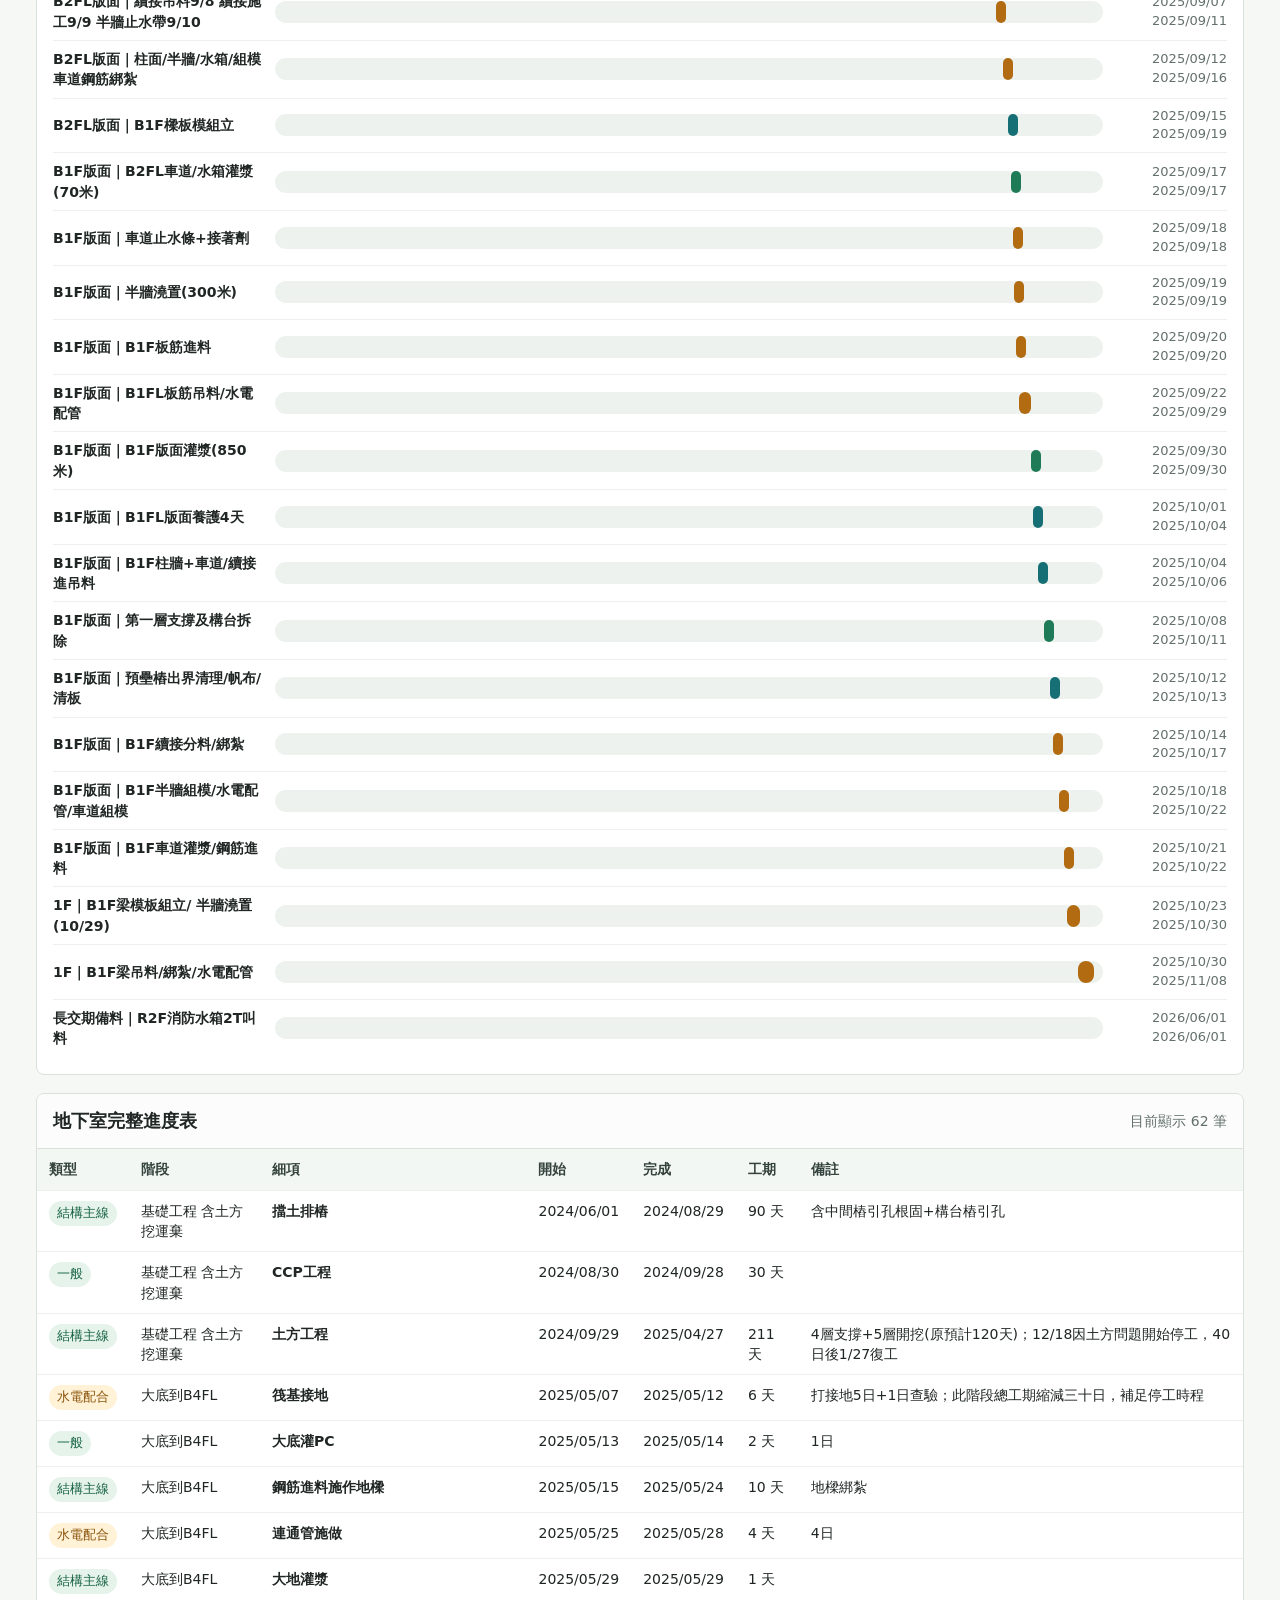
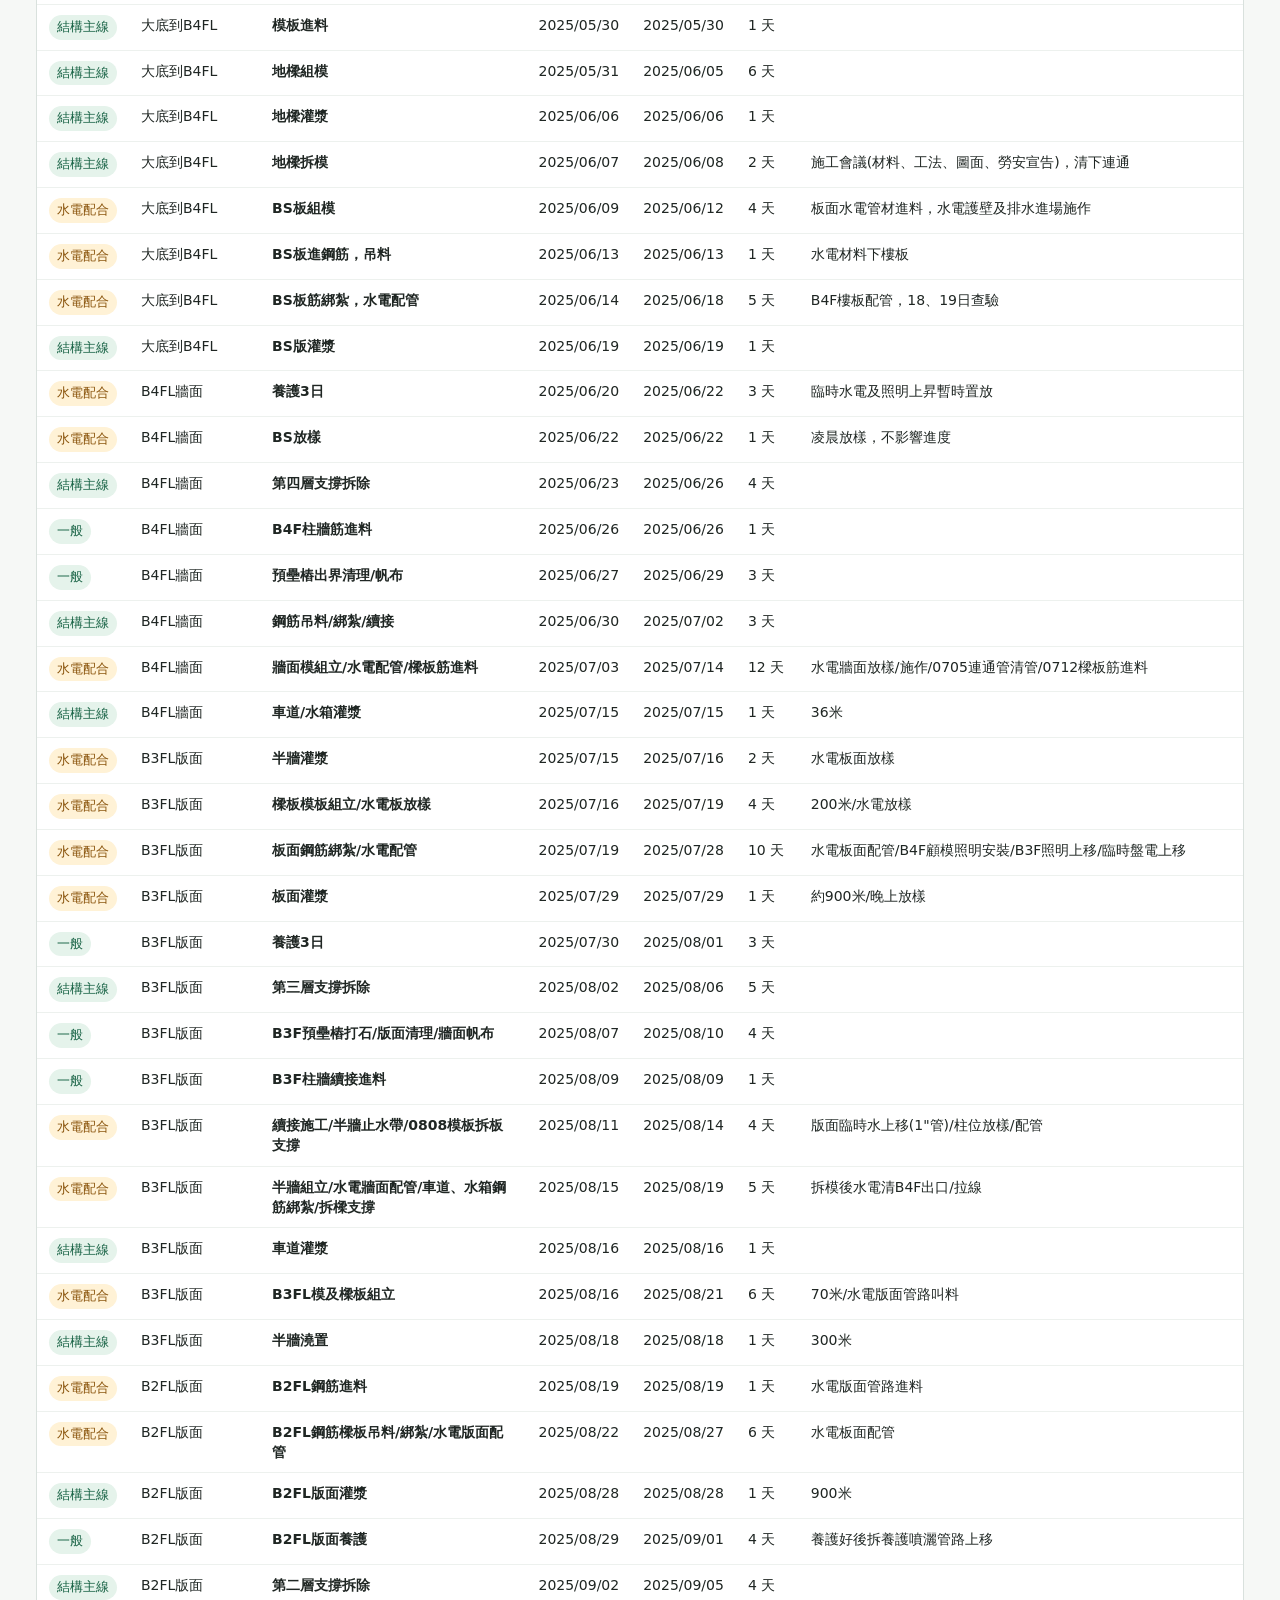
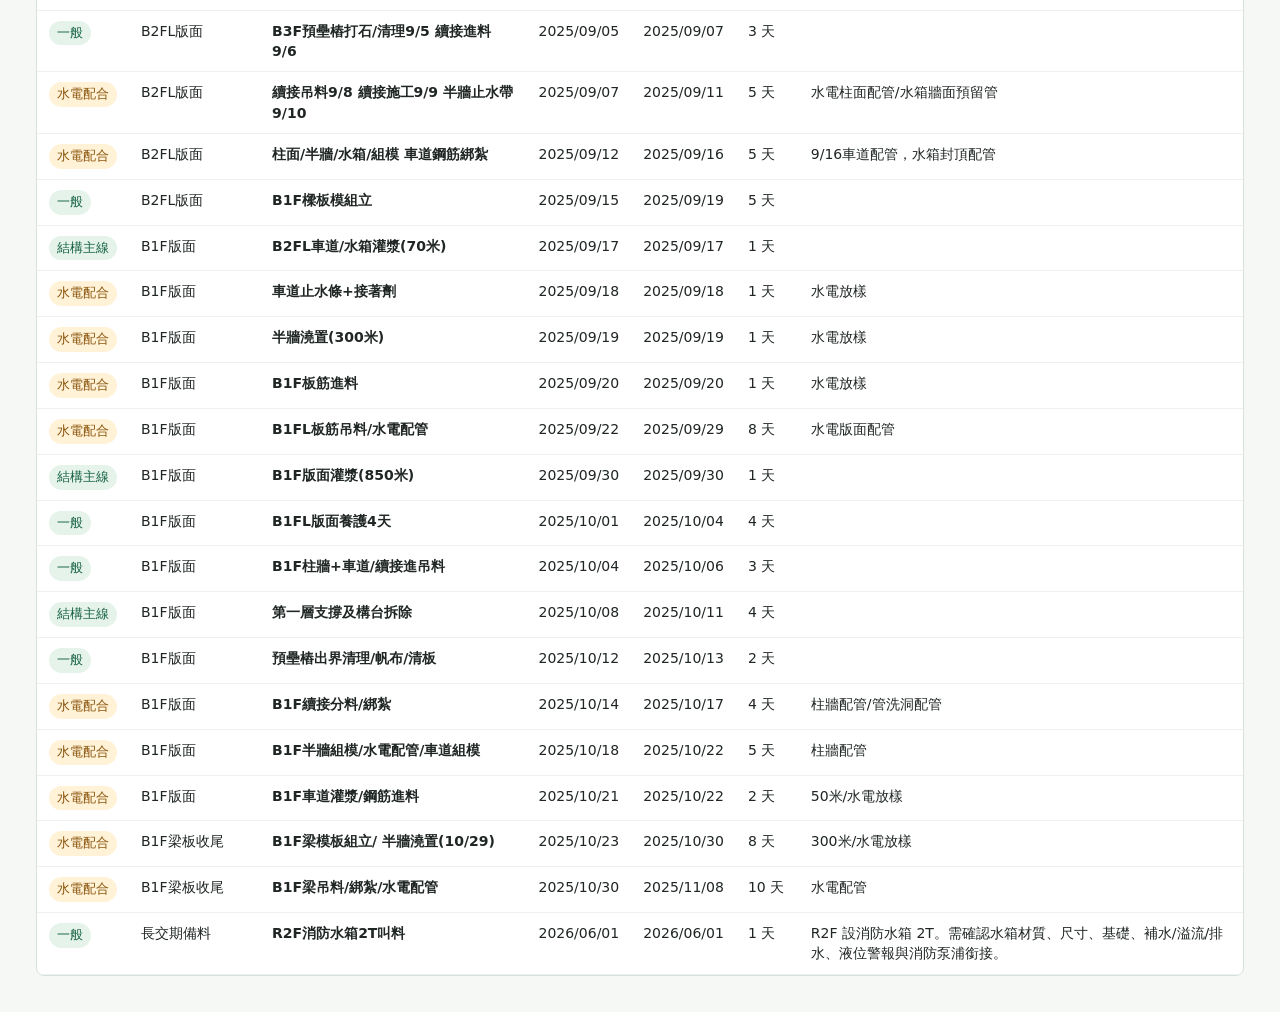
<file: pages/地下室進度.html>
<!doctype html>
<html lang="zh-Hant">
<head>
  <meta charset="utf-8">
  <meta name="viewport" content="width=device-width, initial-scale=1">
  <title>淡水新市鎮地下室進度</title>
  <style>
    :root {
      --ink:#1f2623; --muted:#63706b; --line:#d9e1dd; --bg:#f6f8f6; --panel:#fff;
      --green:#1f7a57; --teal:#166f75; --amber:#b36b12; --red:#b6423a; --soft:#edf3ef;
    }
    * { box-sizing:border-box; }
    body { margin:0; color:var(--ink); background:var(--bg); font-family:"Microsoft JhengHei","Noto Sans TC",system-ui,sans-serif; line-height:1.45; }
    header { padding:22px clamp(16px,3vw,36px) 16px; background:#fff; border-bottom:1px solid var(--line); }
    .title-row { display:flex; justify-content:space-between; align-items:end; gap:16px; flex-wrap:wrap; }
    h1 { margin:0; font-size:clamp(24px,3vw,34px); letter-spacing:0; }
    .meta { color:var(--muted); font-size:14px; }
    main { padding:20px clamp(16px,3vw,36px) 36px; }
    .summary { display:grid; grid-template-columns:repeat(4,minmax(180px,1fr)); gap:12px; margin-bottom:18px; }
    .metric { background:var(--panel); border:1px solid var(--line); border-radius:8px; padding:14px; min-height:106px; }
    .metric small { display:block; color:var(--muted); margin-bottom:6px; }
    .metric strong { display:block; font-size:21px; line-height:1.25; margin-bottom:7px; }
    .metric span { color:var(--muted); font-size:14px; }
    .toolbar { display:flex; gap:10px; align-items:center; flex-wrap:wrap; margin:18px 0; }
    input, select, button, .nav-link { min-height:38px; border:1px solid var(--line); border-radius:6px; background:#fff; color:var(--ink); padding:8px 10px; font:inherit; }
    input { flex:1; min-width:min(360px,100%); }
    button { cursor:pointer; }
    .nav-link { display:inline-flex; align-items:center; text-decoration:none; }
    .nav-link:hover { background:var(--soft); }
    button:hover { background:var(--soft); }
    section { margin-top:18px; background:var(--panel); border:1px solid var(--line); border-radius:8px; overflow:hidden; }
    .section-head { display:flex; justify-content:space-between; align-items:center; gap:12px; padding:14px 16px; border-bottom:1px solid var(--line); background:#fbfcfb; }
    h2 { margin:0; font-size:18px; letter-spacing:0; }
    .section-head p { margin:0; color:var(--muted); font-size:14px; }
    .phase-grid { display:grid; grid-template-columns:repeat(4,minmax(180px,1fr)); gap:12px; padding:16px; }
    .phase { border:1px solid var(--line); border-radius:8px; padding:12px; background:#fff; }
    .phase strong { display:block; font-size:17px; margin-bottom:6px; }
    .phase span { display:block; color:var(--muted); font-size:13px; }
    .timeline { padding:12px 16px 18px; overflow-x:auto; }
    .time-row { display:grid; grid-template-columns:210px minmax(620px,1fr) 112px; gap:12px; align-items:center; min-width:960px; padding:8px 0; border-bottom:1px solid #edf1ee; }
    .time-row:last-child { border-bottom:0; }
    .task-name { font-weight:700; font-size:14px; }
    .task-date { color:var(--muted); font-size:13px; text-align:right; }
    .bar-track { position:relative; height:22px; background:#edf2ef; border-radius:999px; overflow:hidden; }
    .bar { position:absolute; top:0; bottom:0; min-width:2px; border-radius:999px; background:var(--teal); }
    .bar.major { background:var(--green); }
    .bar.water { background:var(--amber); }
    .table-wrap { overflow-x:auto; }
    table { width:100%; border-collapse:collapse; min-width:980px; font-size:14px; }
    th, td { padding:10px 12px; border-bottom:1px solid #edf1ee; text-align:left; vertical-align:top; }
    th { position:sticky; top:0; background:#f3f7f4; color:#34423d; z-index:1; }
    tr:hover td { background:#fbfcfb; }
    .tag { display:inline-flex; min-height:24px; align-items:center; border-radius:999px; padding:3px 8px; font-size:13px; white-space:nowrap; background:#e5f3eb; color:#176244; }
    .tag.water { background:#fff2d6; color:#8a540c; }
    @media (max-width:900px) { .summary,.phase-grid { grid-template-columns:repeat(2,minmax(160px,1fr)); } }
    @media (max-width:560px) { .summary,.phase-grid { grid-template-columns:1fr; } .section-head { align-items:flex-start; flex-direction:column; } input,select,button { width:100%; } }
  </style>
</head>
<body>
  <header>
    <div class="title-row">
      <div>
        <h1>淡水新市鎮地下室進度</h1>
        <div class="meta">來源：淡水新市段進度表.xlsx / 工作表：1150602灌漿排程；抽出地下室與大底相關項目</div>
      </div>
      <div class="meta">基準日：2026/06/01</div>
    </div>
  </header>
  <main>
    <div class="summary" id="summary"></div>
    <div class="toolbar">
      <a class="nav-link" href="缺失追蹤表單.html">缺失追蹤表單</a>
      <a class="nav-link" href="營建水電整合排程.html">整合排程</a>
      <a class="nav-link" href="水電進度排程.html">最新水電進度</a>
      <a class="nav-link" href="室內裝潢進度.html">室內裝潢進度</a>
      <a class="nav-link" href="五大管線申請進度.html">五大管線申請</a>
      <input id="search" type="search" placeholder="搜尋 B4、B3、B2、B1、支撐、水電、灌漿">
      <select id="phaseFilter" aria-label="階段篩選">
        <option value="all">全部階段</option>
      </select>
      <button id="reset">清除</button>
    </div>
    <section>
      <div class="section-head">
        <h2>地下室階段摘要</h2>
        <p>依主要里程碑分組，方便追查各層結構與水電配合</p>
      </div>
      <div class="phase-grid" id="phaseGrid"></div>
    </section>
    <section>
      <div class="section-head">
        <h2>地下室甘特視圖</h2>
        <p>範圍：2024/06 至 2025/11</p>
      </div>
      <div class="timeline" id="timeline"></div>
    </section>
    <section>
      <div class="section-head">
        <h2>地下室完整進度表</h2>
        <p id="rowCount"></p>
      </div>
      <div class="table-wrap">
        <table>
          <thead>
            <tr><th>類型</th><th>階段</th><th>細項</th><th>開始</th><th>完成</th><th>工期</th><th>備註</th></tr>
          </thead>
          <tbody id="scheduleBody"></tbody>
        </table>
      </div>
    </section>
  </main>
  <script>
    const tasks = [
    {
        "main":  "基礎工程 含土方挖運棄",
        "detail":  "擋土排樁",
        "start":  "2024-06-01",
        "end":  "2024-08-29",
        "days":  90,
        "note":  "含中間樁引孔根固+構台樁引孔",
        "mep":  "",
        "source":  "1150602灌漿排程"
    },
    {
        "main":  "基礎工程 含土方挖運棄",
        "detail":  "CCP工程",
        "start":  "2024-08-30",
        "end":  "2024-09-28",
        "days":  30,
        "note":  "",
        "mep":  "",
        "source":  "1150602灌漿排程"
    },
    {
        "main":  "基礎工程 含土方挖運棄",
        "detail":  "土方工程",
        "start":  "2024-09-29",
        "end":  "2025-04-27",
        "days":  211,
        "note":  "4層支撐+5層開挖(原預計120天)；12/18因土方問題開始停工，40日後1/27復工",
        "mep":  "",
        "source":  "1150602灌漿排程"
    },
    {
        "main":  "大底到B4FL",
        "detail":  "筏基接地",
        "start":  "2025-05-07",
        "end":  "2025-05-12",
        "days":  6,
        "note":  "打接地5日+1日查驗；此階段總工期縮減三十日，補足停工時程",
        "mep":  "查驗/會勘：打接地5日+1日查驗；此階段總工期縮減三十日，補足停工時程",
        "source":  "1150602灌漿排程"
    },
    {
        "main":  "大底到B4FL",
        "detail":  "大底灌PC",
        "start":  "2025-05-13",
        "end":  "2025-05-14",
        "days":  2,
        "note":  "1日",
        "mep":  "",
        "source":  "1150602灌漿排程"
    },
    {
        "main":  "大底到B4FL",
        "detail":  "鋼筋進料施作地樑",
        "start":  "2025-05-15",
        "end":  "2025-05-24",
        "days":  10,
        "note":  "地樑綁紮",
        "mep":  "",
        "source":  "1150602灌漿排程"
    },
    {
        "main":  "大底到B4FL",
        "detail":  "連通管施做",
        "start":  "2025-05-25",
        "end":  "2025-05-28",
        "days":  4,
        "note":  "4日",
        "mep":  "管線預埋：4日",
        "source":  "1150602灌漿排程"
    },
    {
        "main":  "大底到B4FL",
        "detail":  "大地灌漿",
        "start":  "2025-05-29",
        "end":  "2025-05-29",
        "days":  1,
        "note":  "",
        "mep":  "",
        "source":  "1150602灌漿排程"
    },
    {
        "main":  "大底到B4FL",
        "detail":  "模板進料",
        "start":  "2025-05-30",
        "end":  "2025-05-30",
        "days":  1,
        "note":  "",
        "mep":  "",
        "source":  "1150602灌漿排程"
    },
    {
        "main":  "大底到B4FL",
        "detail":  "地樑組模",
        "start":  "2025-05-31",
        "end":  "2025-06-05",
        "days":  6,
        "note":  "",
        "mep":  "",
        "source":  "1150602灌漿排程"
    },
    {
        "main":  "大底到B4FL",
        "detail":  "地樑灌漿",
        "start":  "2025-06-06",
        "end":  "2025-06-06",
        "days":  1,
        "note":  "",
        "mep":  "",
        "source":  "1150602灌漿排程"
    },
    {
        "main":  "大底到B4FL",
        "detail":  "地樑拆模",
        "start":  "2025-06-07",
        "end":  "2025-06-08",
        "days":  2,
        "note":  "施工會議(材料、工法、圖面、勞安宣告)，清下連通",
        "mep":  "",
        "source":  "1150602灌漿排程"
    },
    {
        "main":  "大底到B4FL",
        "detail":  "BS板組模",
        "start":  "2025-06-09",
        "end":  "2025-06-12",
        "days":  4,
        "note":  "板面水電管材進料，水電護壁及排水進場施作",
        "mep":  "水電配合、管料/材料、管線預埋：板面水電管材進料，水電護壁及排水進場施作",
        "source":  "1150602灌漿排程"
    },
    {
        "main":  "大底到B4FL",
        "detail":  "BS板進鋼筋，吊料",
        "start":  "2025-06-13",
        "end":  "2025-06-13",
        "days":  1,
        "note":  "水電材料下樓板",
        "mep":  "水電配合、管料/材料：水電材料下樓板",
        "source":  "1150602灌漿排程"
    },
    {
        "main":  "大底到B4FL",
        "detail":  "BS板筋綁紮，水電配管",
        "start":  "2025-06-14",
        "end":  "2025-06-18",
        "days":  5,
        "note":  "B4F樓板配管，18、19日查驗",
        "mep":  "水電配合、配管、查驗/會勘：B4F樓板配管，18、19日查驗",
        "source":  "1150602灌漿排程"
    },
    {
        "main":  "大底到B4FL",
        "detail":  "BS版灌漿",
        "start":  "2025-06-19",
        "end":  "2025-06-19",
        "days":  1,
        "note":  "",
        "mep":  "",
        "source":  "1150602灌漿排程"
    },
    {
        "main":  "B4FL牆面",
        "detail":  "養護3日",
        "start":  "2025-06-20",
        "end":  "2025-06-22",
        "days":  3,
        "note":  "臨時水電及照明上昇暫時置放",
        "mep":  "水電配合、臨水電/照明：臨時水電及照明上昇暫時置放",
        "source":  "1150602灌漿排程"
    },
    {
        "main":  "B4FL牆面",
        "detail":  "BS放樣",
        "start":  "2025-06-22",
        "end":  "2025-06-22",
        "days":  1,
        "note":  "凌晨放樣，不影響進度",
        "mep":  "放樣：凌晨放樣，不影響進度",
        "source":  "1150602灌漿排程"
    },
    {
        "main":  "B4FL牆面",
        "detail":  "第四層支撐拆除",
        "start":  "2025-06-23",
        "end":  "2025-06-26",
        "days":  4,
        "note":  "",
        "mep":  "",
        "source":  "1150602灌漿排程"
    },
    {
        "main":  "B4FL牆面",
        "detail":  "B4F柱牆筋進料",
        "start":  "2025-06-26",
        "end":  "2025-06-26",
        "days":  1,
        "note":  "",
        "mep":  "",
        "source":  "1150602灌漿排程"
    },
    {
        "main":  "B4FL牆面",
        "detail":  "預壘樁出界清理/帆布",
        "start":  "2025-06-27",
        "end":  "2025-06-29",
        "days":  3,
        "note":  "",
        "mep":  "",
        "source":  "1150602灌漿排程"
    },
    {
        "main":  "B4FL牆面",
        "detail":  "鋼筋吊料/綁紮/續接",
        "start":  "2025-06-30",
        "end":  "2025-07-02",
        "days":  3,
        "note":  "",
        "mep":  "",
        "source":  "1150602灌漿排程"
    },
    {
        "main":  "B4FL牆面",
        "detail":  "牆面模組立/水電配管/樑板筋進料",
        "start":  "2025-07-03",
        "end":  "2025-07-14",
        "days":  12,
        "note":  "水電牆面放樣/施作/0705連通管清管/0712樑板筋進料",
        "mep":  "水電配合、配管、放樣、管線預埋：水電牆面放樣/施作/0705連通管清管/0712樑板筋進料",
        "source":  "1150602灌漿排程"
    },
    {
        "main":  "B4FL牆面",
        "detail":  "車道/水箱灌漿",
        "start":  "2025-07-15",
        "end":  "2025-07-15",
        "days":  1,
        "note":  "36米",
        "mep":  "消防：36米",
        "source":  "1150602灌漿排程"
    },
    {
        "main":  "B3FL版面",
        "detail":  "半牆灌漿",
        "start":  "2025-07-15",
        "end":  "2025-07-16",
        "days":  2,
        "note":  "水電板面放樣",
        "mep":  "水電配合、放樣：水電板面放樣",
        "source":  "1150602灌漿排程"
    },
    {
        "main":  "B3FL版面",
        "detail":  "樑板模板組立/水電板放樣",
        "start":  "2025-07-16",
        "end":  "2025-07-19",
        "days":  4,
        "note":  "200米/水電放樣",
        "mep":  "水電配合、放樣：200米/水電放樣",
        "source":  "1150602灌漿排程"
    },
    {
        "main":  "B3FL版面",
        "detail":  "板面鋼筋綁紮/水電配管",
        "start":  "2025-07-19",
        "end":  "2025-07-28",
        "days":  10,
        "note":  "水電板面配管/B4F顧模照明安裝/B3F照明上移/臨時盤電上移",
        "mep":  "水電配合、配管、臨水電/照明：水電板面配管/B4F顧模照明安裝/B3F照明上移/臨時盤電上移",
        "source":  "1150602灌漿排程"
    },
    {
        "main":  "B3FL版面",
        "detail":  "板面灌漿",
        "start":  "2025-07-29",
        "end":  "2025-07-29",
        "days":  1,
        "note":  "約900米/晚上放樣",
        "mep":  "放樣：約900米/晚上放樣",
        "source":  "1150602灌漿排程"
    },
    {
        "main":  "B3FL版面",
        "detail":  "養護3日",
        "start":  "2025-07-30",
        "end":  "2025-08-01",
        "days":  3,
        "note":  "",
        "mep":  "",
        "source":  "1150602灌漿排程"
    },
    {
        "main":  "B3FL版面",
        "detail":  "第三層支撐拆除",
        "start":  "2025-08-02",
        "end":  "2025-08-06",
        "days":  5,
        "note":  "",
        "mep":  "",
        "source":  "1150602灌漿排程"
    },
    {
        "main":  "B3FL版面",
        "detail":  "B3F預壘樁打石/版面清理/牆面帆布",
        "start":  "2025-08-07",
        "end":  "2025-08-10",
        "days":  4,
        "note":  "",
        "mep":  "",
        "source":  "1150602灌漿排程"
    },
    {
        "main":  "B3FL版面",
        "detail":  "B3F柱牆續接進料",
        "start":  "2025-08-09",
        "end":  "2025-08-09",
        "days":  1,
        "note":  "",
        "mep":  "",
        "source":  "1150602灌漿排程"
    },
    {
        "main":  "B3FL版面",
        "detail":  "續接施工/半牆止水帶/0808模板拆板支撐",
        "start":  "2025-08-11",
        "end":  "2025-08-14",
        "days":  4,
        "note":  "版面臨時水上移(1\"管)/柱位放樣/配管",
        "mep":  "配管、放樣、臨水電/照明：版面臨時水上移(1\"管)/柱位放樣/配管",
        "source":  "1150602灌漿排程"
    },
    {
        "main":  "B3FL版面",
        "detail":  "半牆組立/水電牆面配管/車道、水箱鋼筋綁紮/拆樑支撐",
        "start":  "2025-08-15",
        "end":  "2025-08-19",
        "days":  5,
        "note":  "拆模後水電清B4F出口/拉線",
        "mep":  "水電配合、配管、消防：拆模後水電清B4F出口/拉線",
        "source":  "1150602灌漿排程"
    },
    {
        "main":  "B3FL版面",
        "detail":  "車道灌漿",
        "start":  "2025-08-16",
        "end":  "2025-08-16",
        "days":  1,
        "note":  "",
        "mep":  "",
        "source":  "1150602灌漿排程"
    },
    {
        "main":  "B3FL版面",
        "detail":  "B3FL模及樑板組立",
        "start":  "2025-08-16",
        "end":  "2025-08-21",
        "days":  6,
        "note":  "70米/水電版面管路叫料",
        "mep":  "水電配合：70米/水電版面管路叫料",
        "source":  "1150602灌漿排程"
    },
    {
        "main":  "B3FL版面",
        "detail":  "半牆澆置",
        "start":  "2025-08-18",
        "end":  "2025-08-18",
        "days":  1,
        "note":  "300米",
        "mep":  "",
        "source":  "1150602灌漿排程"
    },
    {
        "main":  "B2FL版面",
        "detail":  "B2FL鋼筋進料",
        "start":  "2025-08-19",
        "end":  "2025-08-19",
        "days":  1,
        "note":  "水電版面管路進料",
        "mep":  "水電配合：水電版面管路進料",
        "source":  "1150602灌漿排程"
    },
    {
        "main":  "B2FL版面",
        "detail":  "B2FL鋼筋樑板吊料/綁紮/水電版面配管",
        "start":  "2025-08-22",
        "end":  "2025-08-27",
        "days":  6,
        "note":  "水電板面配管",
        "mep":  "水電配合、配管：水電板面配管",
        "source":  "1150602灌漿排程"
    },
    {
        "main":  "B2FL版面",
        "detail":  "B2FL版面灌漿",
        "start":  "2025-08-28",
        "end":  "2025-08-28",
        "days":  1,
        "note":  "900米",
        "mep":  "",
        "source":  "1150602灌漿排程"
    },
    {
        "main":  "B2FL版面",
        "detail":  "B2FL版面養護",
        "start":  "2025-08-29",
        "end":  "2025-09-01",
        "days":  4,
        "note":  "養護好後拆養護噴灑管路上移",
        "mep":  "",
        "source":  "1150602灌漿排程"
    },
    {
        "main":  "B2FL版面",
        "detail":  "第二層支撐拆除",
        "start":  "2025-09-02",
        "end":  "2025-09-05",
        "days":  4,
        "note":  "",
        "mep":  "",
        "source":  "1150602灌漿排程"
    },
    {
        "main":  "B2FL版面",
        "detail":  "B3F預壘樁打石/清理9/5   續接進料 9/6",
        "start":  "2025-09-05",
        "end":  "2025-09-07",
        "days":  3,
        "note":  "",
        "mep":  "",
        "source":  "1150602灌漿排程"
    },
    {
        "main":  "B2FL版面",
        "detail":  "續接吊料9/8 續接施工9/9     半牆止水帶9/10",
        "start":  "2025-09-07",
        "end":  "2025-09-11",
        "days":  5,
        "note":  "水電柱面配管/水箱牆面預留管",
        "mep":  "水電配合、配管、消防：水電柱面配管/水箱牆面預留管",
        "source":  "1150602灌漿排程"
    },
    {
        "main":  "B2FL版面",
        "detail":  "柱面/半牆/水箱/組模    車道鋼筋綁紮",
        "start":  "2025-09-12",
        "end":  "2025-09-16",
        "days":  5,
        "note":  "9/16車道配管，水箱封頂配管",
        "mep":  "配管、消防：9/16車道配管，水箱封頂配管",
        "source":  "1150602灌漿排程"
    },
    {
        "main":  "B2FL版面",
        "detail":  "B1F樑板模組立",
        "start":  "2025-09-15",
        "end":  "2025-09-19",
        "days":  5,
        "note":  "",
        "mep":  "",
        "source":  "1150602灌漿排程"
    },
    {
        "main":  "B1F版面",
        "detail":  "B2FL車道/水箱灌漿(70米)",
        "start":  "2025-09-17",
        "end":  "2025-09-17",
        "days":  1,
        "note":  "",
        "mep":  "消防：B2FL車道/水箱灌漿(70米)",
        "source":  "1150602灌漿排程"
    },
    {
        "main":  "B1F版面",
        "detail":  "車道止水條+接著劑",
        "start":  "2025-09-18",
        "end":  "2025-09-18",
        "days":  1,
        "note":  "水電放樣",
        "mep":  "水電配合、放樣：水電放樣",
        "source":  "1150602灌漿排程"
    },
    {
        "main":  "B1F版面",
        "detail":  "半牆澆置(300米)",
        "start":  "2025-09-19",
        "end":  "2025-09-19",
        "days":  1,
        "note":  "水電放樣",
        "mep":  "水電配合、放樣：水電放樣",
        "source":  "1150602灌漿排程"
    },
    {
        "main":  "B1F版面",
        "detail":  "B1F板筋進料",
        "start":  "2025-09-20",
        "end":  "2025-09-20",
        "days":  1,
        "note":  "水電放樣",
        "mep":  "水電配合、放樣：水電放樣",
        "source":  "1150602灌漿排程"
    },
    {
        "main":  "B1F版面",
        "detail":  "B1FL板筋吊料/水電配管",
        "start":  "2025-09-22",
        "end":  "2025-09-29",
        "days":  8,
        "note":  "水電版面配管",
        "mep":  "水電配合、配管：水電版面配管",
        "source":  "1150602灌漿排程"
    },
    {
        "main":  "B1F版面",
        "detail":  "B1F版面灌漿(850米)",
        "start":  "2025-09-30",
        "end":  "2025-09-30",
        "days":  1,
        "note":  "",
        "mep":  "",
        "source":  "1150602灌漿排程"
    },
    {
        "main":  "B1F版面",
        "detail":  "B1FL版面養護4天",
        "start":  "2025-10-01",
        "end":  "2025-10-04",
        "days":  4,
        "note":  "",
        "mep":  "",
        "source":  "1150602灌漿排程"
    },
    {
        "main":  "B1F版面",
        "detail":  "B1F柱牆+車道/續接進吊料",
        "start":  "2025-10-04",
        "end":  "2025-10-06",
        "days":  3,
        "note":  "",
        "mep":  "",
        "source":  "1150602灌漿排程"
    },
    {
        "main":  "B1F版面",
        "detail":  "第一層支撐及構台拆除",
        "start":  "2025-10-08",
        "end":  "2025-10-11",
        "days":  4,
        "note":  "",
        "mep":  "",
        "source":  "1150602灌漿排程"
    },
    {
        "main":  "B1F版面",
        "detail":  "預壘樁出界清理/帆布/清板",
        "start":  "2025-10-12",
        "end":  "2025-10-13",
        "days":  2,
        "note":  "",
        "mep":  "",
        "source":  "1150602灌漿排程"
    },
    {
        "main":  "B1F版面",
        "detail":  "B1F續接分料/綁紮",
        "start":  "2025-10-14",
        "end":  "2025-10-17",
        "days":  4,
        "note":  "柱牆配管/管洗洞配管",
        "mep":  "配管、管線預埋：柱牆配管/管洗洞配管",
        "source":  "1150602灌漿排程"
    },
    {
        "main":  "B1F版面",
        "detail":  "B1F半牆組模/水電配管/車道組模",
        "start":  "2025-10-18",
        "end":  "2025-10-22",
        "days":  5,
        "note":  "柱牆配管",
        "mep":  "水電配合、配管：柱牆配管",
        "source":  "1150602灌漿排程"
    },
    {
        "main":  "B1F版面",
        "detail":  "B1F車道灌漿/鋼筋進料",
        "start":  "2025-10-21",
        "end":  "2025-10-22",
        "days":  2,
        "note":  "50米/水電放樣",
        "mep":  "水電配合、放樣：50米/水電放樣",
        "source":  "1150602灌漿排程"
    },
    {
        "main":  "1F",
        "detail":  "B1F梁模板組立/         半牆澆置(10/29)",
        "start":  "2025-10-23",
        "end":  "2025-10-30",
        "days":  8,
        "note":  "300米/水電放樣",
        "mep":  "水電配合、放樣：300米/水電放樣",
        "source":  "1150602灌漿排程"
    },
    {
        "main":  "1F",
        "detail":  "B1F梁吊料/綁紮/水電配管",
        "start":  "2025-10-30",
        "end":  "2025-11-08",
        "days":  10,
        "note":  "水電配管",
        "mep":  "水電配合、配管：水電配管",
        "source":  "1150602灌漿排程"
    },
    {
        "main":  "長交期備料",
        "detail":  "R2F消防水箱2T叫料",
        "start":  "2026-06-01",
        "end":  "2026-06-01",
        "days":  1,
        "note":  "R2F 設消防水箱 2T。需確認水箱材質、尺寸、基礎、補水/溢流/排水、液位警報與消防泵浦銜接。",
        "mep":  "管線預埋、消防：R2F 設消防水箱 2T。需確認水箱材質、尺寸、基礎、補水/溢流/排水、液位警報與消防泵浦銜接。",
        "source":  "長交期備料提醒"
    }
];
    const reportDate = new Date("2026-06-01T00:00:00+08:00");
    const phaseOrder = ["基礎工程 含土方挖運棄", "大底到B4FL", "B4FL牆面", "B3FL版面", "B2FL版面", "B1F版面", "1F"];
    const phaseLabels = { "1F": "B1F梁板收尾" };
    function parseDate(value) { return new Date(`${value}T00:00:00+08:00`); }
    function formatDate(value) { return value.replaceAll("-", "/"); }
    function dayDiff(a,b) { return Math.round((parseDate(b) - parseDate(a)) / 86400000); }
    function typeOf(task) {
      const text = `${task.detail} ${task.note}`;
      if (/水電|配管|放樣|連通管|臨時水|照明|查驗|洗洞/.test(text)) return "water";
      if (/灌漿|澆置|支撐|土方|擋土|筏基|地樑|模板|鋼筋/.test(text)) return "major";
      return "normal";
    }
    function typeLabel(type) { return type === "water" ? "水電配合" : type === "major" ? "結構主線" : "一般"; }
    function filteredTasks() {
      const keyword = document.querySelector("#search").value.trim().toLowerCase();
      const phase = document.querySelector("#phaseFilter").value;
      return tasks.filter(task => {
        const text = `${task.main} ${task.detail} ${task.note}`.toLowerCase();
        return (phase === "all" || task.main === phase) && (!keyword || text.includes(keyword));
      });
    }
    function renderSummary() {
      const start = tasks.slice().sort((a,b) => parseDate(a.start) - parseDate(b.start))[0];
      const end = tasks.slice().sort((a,b) => parseDate(b.end) - parseDate(a.end))[0];
      const waterCount = tasks.filter(task => typeOf(task) === "water").length;
      const pourCount = tasks.filter(task => /灌漿|澆置/.test(task.detail)).length;
      const summary = [
        { label:"進度期間", value:`${formatDate(start.start)} - ${formatDate(end.end)}`, hint:"地下室與大底相關節點" },
        { label:"地下室項目", value:`${tasks.length} 筆`, hint:"由灌漿排程抽出" },
        { label:"水電配合", value:`${waterCount} 筆`, hint:"含配管、放樣、臨水電、查驗" },
        { label:"灌漿/澆置", value:`${pourCount} 筆`, hint:"含版面、半牆、車道、水箱" }
      ];
      document.querySelector("#summary").innerHTML = summary.map(item => `<div class="metric"><small>${item.label}</small><strong>${item.value}</strong><span>${item.hint}</span></div>`).join("");
    }
    function renderPhaseFilter() {
      const phases = [...new Set(tasks.map(task => task.main))];
      phases.sort((a,b) => phaseOrder.indexOf(a) - phaseOrder.indexOf(b));
      document.querySelector("#phaseFilter").innerHTML += phases.map(phase => `<option value="${phase}">${phaseLabels[phase] || phase}</option>`).join("");
    }
    function renderPhaseGrid() {
      const phases = [...new Set(tasks.map(task => task.main))];
      phases.sort((a,b) => phaseOrder.indexOf(a) - phaseOrder.indexOf(b));
      document.querySelector("#phaseGrid").innerHTML = phases.map(phase => {
        const list = tasks.filter(task => task.main === phase);
        const start = list.slice().sort((a,b) => parseDate(a.start) - parseDate(b.start))[0];
        const end = list.slice().sort((a,b) => parseDate(b.end) - parseDate(a.end))[0];
        const water = list.filter(task => typeOf(task) === "water").length;
        return `<div class="phase"><strong>${phaseLabels[phase] || phase}</strong><span>${formatDate(start.start)} - ${formatDate(end.end)}</span><span>${list.length} 筆；水電配合 ${water} 筆</span></div>`;
      }).join("");
    }
    function renderTimeline(list) {
      const from = "2024-06-01";
      const to = "2025-11-15";
      const total = Math.max(dayDiff(from, to), 1);
      document.querySelector("#timeline").innerHTML = list.map(task => {
        const startOffset = Math.max(0, dayDiff(from, task.start));
        const endOffset = Math.min(total, dayDiff(from, task.end));
        const left = Math.max(0, Math.min(100, startOffset / total * 100));
        const width = Math.max(1.2, (endOffset - startOffset + 1) / total * 100);
        const type = typeOf(task);
        return `<div class="time-row"><div class="task-name">${task.main}｜${task.detail}</div><div class="bar-track"><div class="bar ${type}" style="left:${left}%;width:${width}%"></div></div><div class="task-date">${formatDate(task.start)}<br>${formatDate(task.end)}</div></div>`;
      }).join("");
    }
    function renderTable() {
      const rows = filteredTasks();
      document.querySelector("#rowCount").textContent = `目前顯示 ${rows.length} 筆`;
      document.querySelector("#scheduleBody").innerHTML = rows.map(task => {
        const type = typeOf(task);
        return `<tr><td><span class="tag ${type}">${typeLabel(type)}</span></td><td>${phaseLabels[task.main] || task.main}</td><td><strong>${task.detail}</strong></td><td>${formatDate(task.start)}</td><td>${formatDate(task.end)}</td><td>${task.days} 天</td><td>${task.note || ""}</td></tr>`;
      }).join("");
      renderTimeline(rows);
    }
    document.querySelector("#search").addEventListener("input", renderTable);
    document.querySelector("#phaseFilter").addEventListener("change", renderTable);
    document.querySelector("#reset").addEventListener("click", () => { document.querySelector("#search").value = ""; document.querySelector("#phaseFilter").value = "all"; renderTable(); });
    renderSummary();
    renderPhaseFilter();
    renderPhaseGrid();
    renderTable();
  </script>
</body>
</html>
</file>
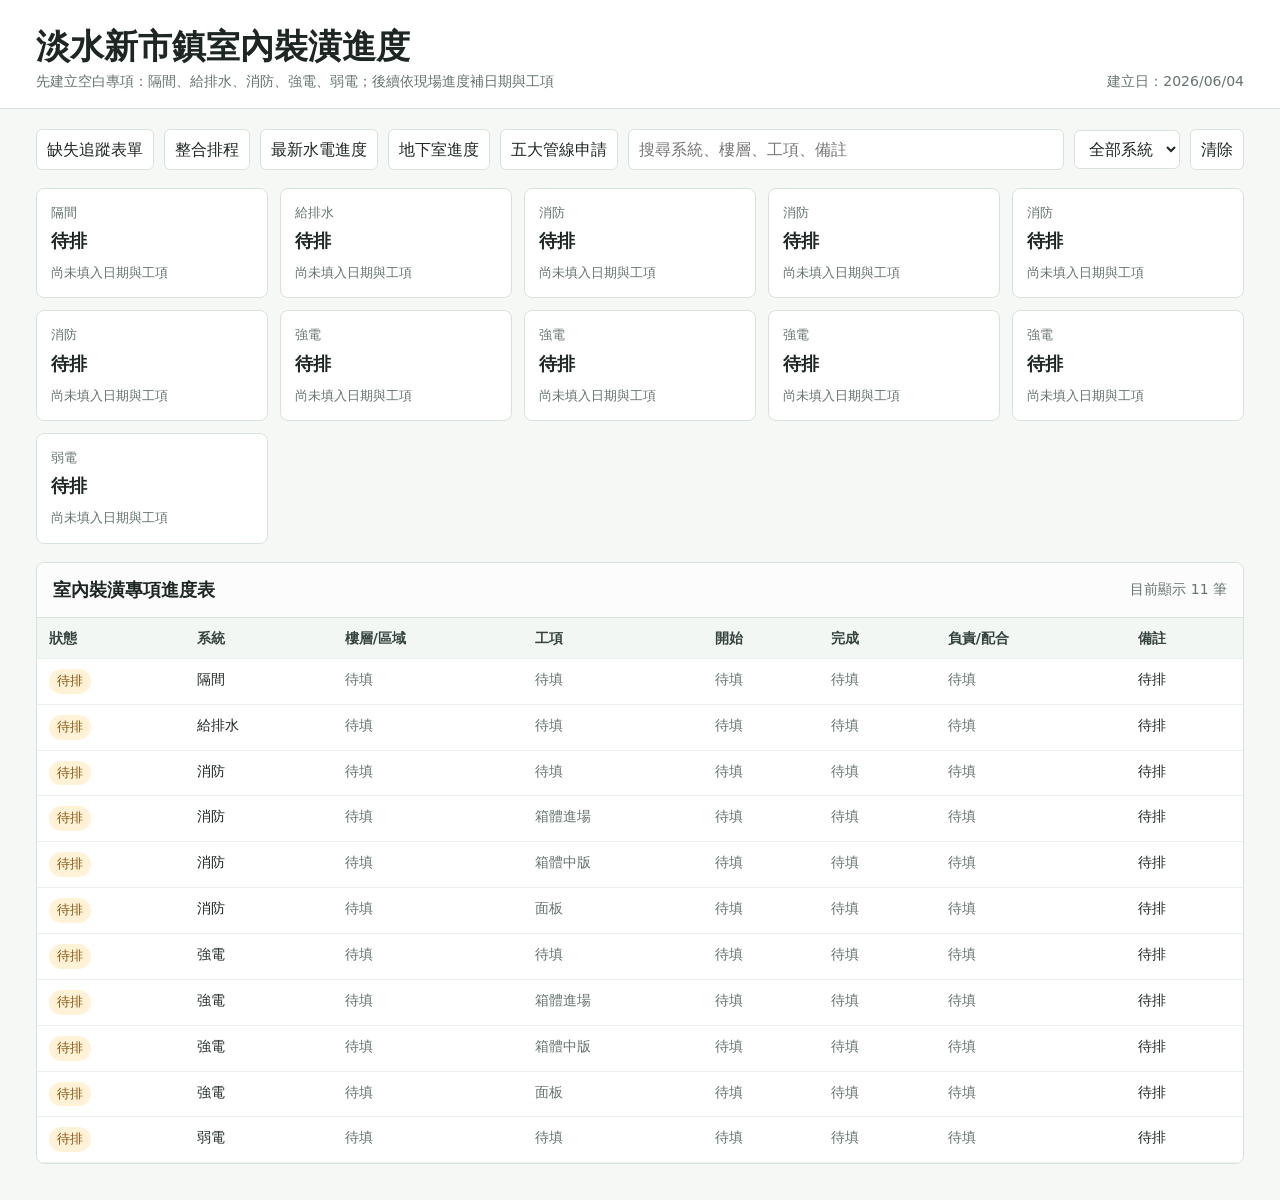
<file: pages/室內裝潢進度.html>
<!doctype html>
<html lang="zh-Hant">
<head>
  <meta charset="utf-8">
  <meta name="viewport" content="width=device-width, initial-scale=1">
  <title>淡水新市鎮室內裝潢進度</title>
  <style>
    :root { --ink:#1d2622; --muted:#65736d; --line:#d8e2dc; --bg:#f6f8f6; --panel:#fff; --green:#1f7a57; --amber:#b36b12; --soft:#edf3ef; --soft-amber:#fff2d6; }
    * { box-sizing:border-box; }
    body { margin:0; color:var(--ink); background:var(--bg); font-family:"Microsoft JhengHei","Noto Sans TC",system-ui,sans-serif; line-height:1.45; }
    header { padding:22px clamp(16px,3vw,36px) 16px; background:#fff; border-bottom:1px solid var(--line); }
    .title-row { display:flex; justify-content:space-between; align-items:end; gap:16px; flex-wrap:wrap; }
    h1 { margin:0; font-size:clamp(24px,3vw,34px); letter-spacing:0; }
    .meta { color:var(--muted); font-size:14px; }
    main { padding:20px clamp(16px,3vw,36px) 36px; }
    .toolbar { display:flex; gap:10px; align-items:center; flex-wrap:wrap; margin:0 0 18px; }
    .nav-link, input, select, button { min-height:38px; border:1px solid var(--line); border-radius:6px; background:#fff; color:var(--ink); padding:8px 10px; font:inherit; }
    .nav-link { display:inline-flex; align-items:center; text-decoration:none; }
    input { flex:1; min-width:min(360px,100%); }
    button { cursor:pointer; }
    button:hover, .nav-link:hover { background:var(--soft); }
    .summary { display:grid; grid-template-columns:repeat(5,minmax(150px,1fr)); gap:12px; margin-bottom:18px; }
    .metric { background:var(--panel); border:1px solid var(--line); border-radius:8px; padding:14px; min-height:96px; }
    .metric small { display:block; color:var(--muted); margin-bottom:6px; }
    .metric strong { display:block; font-size:18px; margin-bottom:6px; }
    .metric span { color:var(--muted); font-size:13px; }
    section { margin-top:18px; background:var(--panel); border:1px solid var(--line); border-radius:8px; overflow:hidden; }
    .section-head { display:flex; justify-content:space-between; align-items:center; gap:12px; padding:14px 16px; border-bottom:1px solid var(--line); background:#fbfcfb; }
    h2 { margin:0; font-size:18px; letter-spacing:0; }
    .section-head p { margin:0; color:var(--muted); font-size:14px; }
    .table-wrap { overflow-x:auto; }
    table { width:100%; border-collapse:collapse; min-width:980px; font-size:14px; }
    th, td { padding:10px 12px; border-bottom:1px solid #edf1ee; text-align:left; vertical-align:top; }
    th { position:sticky; top:0; background:#f3f7f4; color:#34423d; z-index:1; }
    tr:hover td { background:#fbfcfb; }
    .tag { display:inline-flex; min-height:24px; align-items:center; border-radius:999px; padding:3px 8px; font-size:13px; white-space:nowrap; background:var(--soft-amber); color:#8a540c; }
    .empty { color:var(--muted); }
    @media (max-width:900px) { .summary { grid-template-columns:repeat(2,minmax(160px,1fr)); } }
    @media (max-width:560px) { .summary { grid-template-columns:1fr; } .section-head { align-items:flex-start; flex-direction:column; } input,select,button,.nav-link { width:100%; } }
  </style>
</head>
<body>
  <header>
    <div class="title-row">
      <div>
        <h1>淡水新市鎮室內裝潢進度</h1>
        <div class="meta">先建立空白專項：隔間、給排水、消防、強電、弱電；後續依現場進度補日期與工項</div>
      </div>
      <div class="meta">建立日：2026/06/04</div>
    </div>
  </header>
  <main>
    <div class="toolbar">
      <a class="nav-link" href="缺失追蹤表單.html">缺失追蹤表單</a>
      <a class="nav-link" href="營建水電整合排程.html">整合排程</a>
      <a class="nav-link" href="水電進度排程.html">最新水電進度</a>
      <a class="nav-link" href="地下室進度.html">地下室進度</a>
      <a class="nav-link" href="五大管線申請進度.html">五大管線申請</a>
      <input id="search" type="search" placeholder="搜尋系統、樓層、工項、備註">
      <select id="systemFilter" aria-label="系統篩選"><option value="all">全部系統</option></select>
      <button id="reset">清除</button>
    </div>

    <div class="summary" id="summary"></div>

    <section>
      <div class="section-head">
        <h2>室內裝潢專項進度表</h2>
        <p id="rowCount"></p>
      </div>
      <div class="table-wrap">
        <table>
          <thead>
            <tr>
              <th>狀態</th>
              <th>系統</th>
              <th>樓層/區域</th>
              <th>工項</th>
              <th>開始</th>
              <th>完成</th>
              <th>負責/配合</th>
              <th>備註</th>
            </tr>
          </thead>
          <tbody id="scheduleBody"></tbody>
        </table>
      </div>
    </section>
  </main>
  <script>
    const tasks = [
      { system:"隔間", area:"", item:"", start:"", end:"", owner:"", note:"待排" },
      { system:"給排水", area:"", item:"", start:"", end:"", owner:"", note:"待排" },
      { system:"消防", area:"", item:"", start:"", end:"", owner:"", note:"待排" },
      { system:"消防", area:"", item:"箱體進場", start:"", end:"", owner:"", note:"待排" },
      { system:"消防", area:"", item:"箱體中版", start:"", end:"", owner:"", note:"待排" },
      { system:"消防", area:"", item:"面板", start:"", end:"", owner:"", note:"待排" },
      { system:"強電", area:"", item:"", start:"", end:"", owner:"", note:"待排" },
      { system:"強電", area:"", item:"箱體進場", start:"", end:"", owner:"", note:"待排" },
      { system:"強電", area:"", item:"箱體中版", start:"", end:"", owner:"", note:"待排" },
      { system:"強電", area:"", item:"面板", start:"", end:"", owner:"", note:"待排" },
      { system:"弱電", area:"", item:"", start:"", end:"", owner:"", note:"待排" }
    ];
    function filteredTasks() {
      const keyword = document.querySelector("#search").value.trim().toLowerCase();
      const system = document.querySelector("#systemFilter").value;
      return tasks.filter(task => {
        const text = `${task.system} ${task.area} ${task.item} ${task.owner} ${task.note}`.toLowerCase();
        return (system === "all" || task.system === system) && (!keyword || text.includes(keyword));
      });
    }
    function renderSummary() {
      document.querySelector("#summary").innerHTML = tasks.map(task => `<div class="metric"><small>${task.system}</small><strong>待排</strong><span>尚未填入日期與工項</span></div>`).join("");
    }
    function renderSystemFilter() {
      const systems = [...new Set(tasks.map(task => task.system))];
      document.querySelector("#systemFilter").innerHTML += systems.map(system => `<option value="${system}">${system}</option>`).join("");
    }
    function renderTable() {
      const rows = filteredTasks();
      document.querySelector("#rowCount").textContent = `目前顯示 ${rows.length} 筆`;
      document.querySelector("#scheduleBody").innerHTML = rows.map(task => `<tr><td><span class="tag">待排</span></td><td>${task.system}</td><td class="empty">${task.area || "待填"}</td><td class="empty">${task.item || "待填"}</td><td class="empty">${task.start || "待填"}</td><td class="empty">${task.end || "待填"}</td><td class="empty">${task.owner || "待填"}</td><td>${task.note}</td></tr>`).join("");
    }
    document.querySelector("#search").addEventListener("input", renderTable);
    document.querySelector("#systemFilter").addEventListener("change", renderTable);
    document.querySelector("#reset").addEventListener("click", () => { document.querySelector("#search").value = ""; document.querySelector("#systemFilter").value = "all"; renderTable(); });
    renderSummary();
    renderSystemFilter();
    renderTable();
  </script>
</body>
</html>
</file>
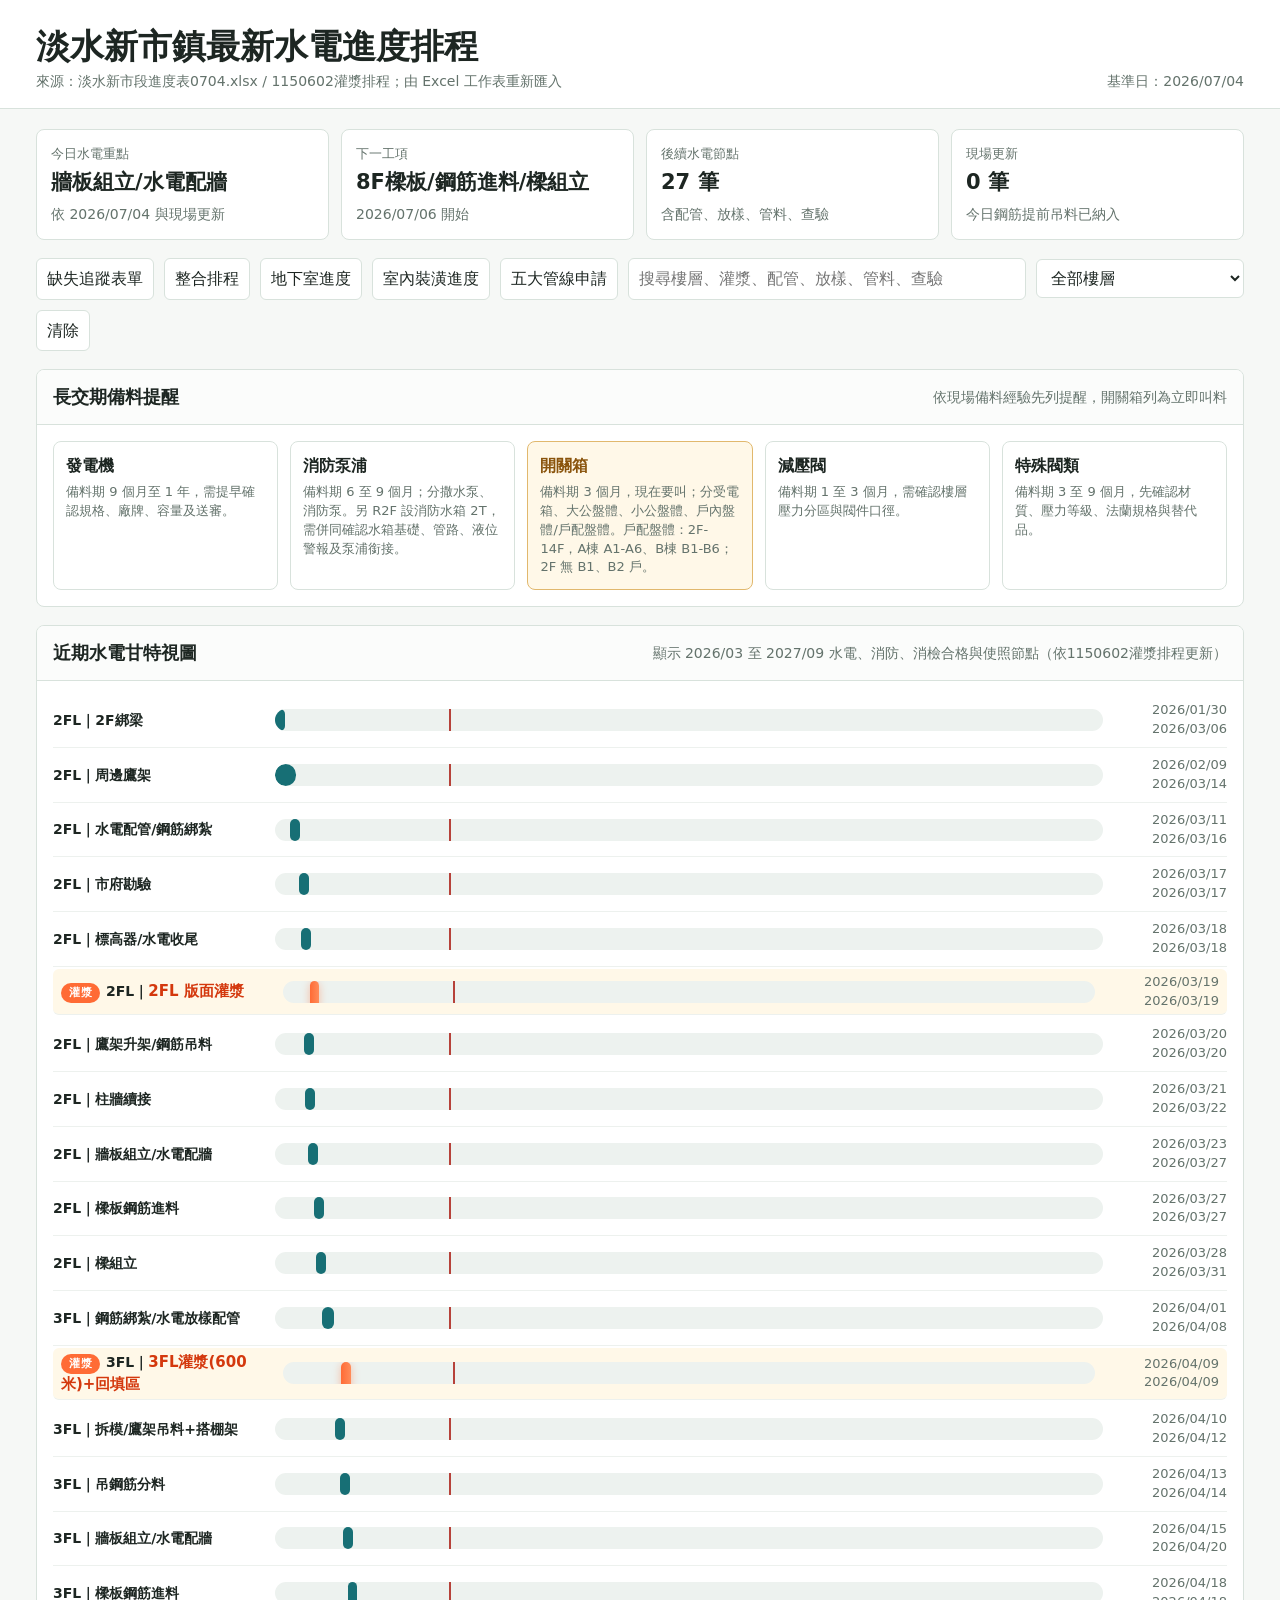
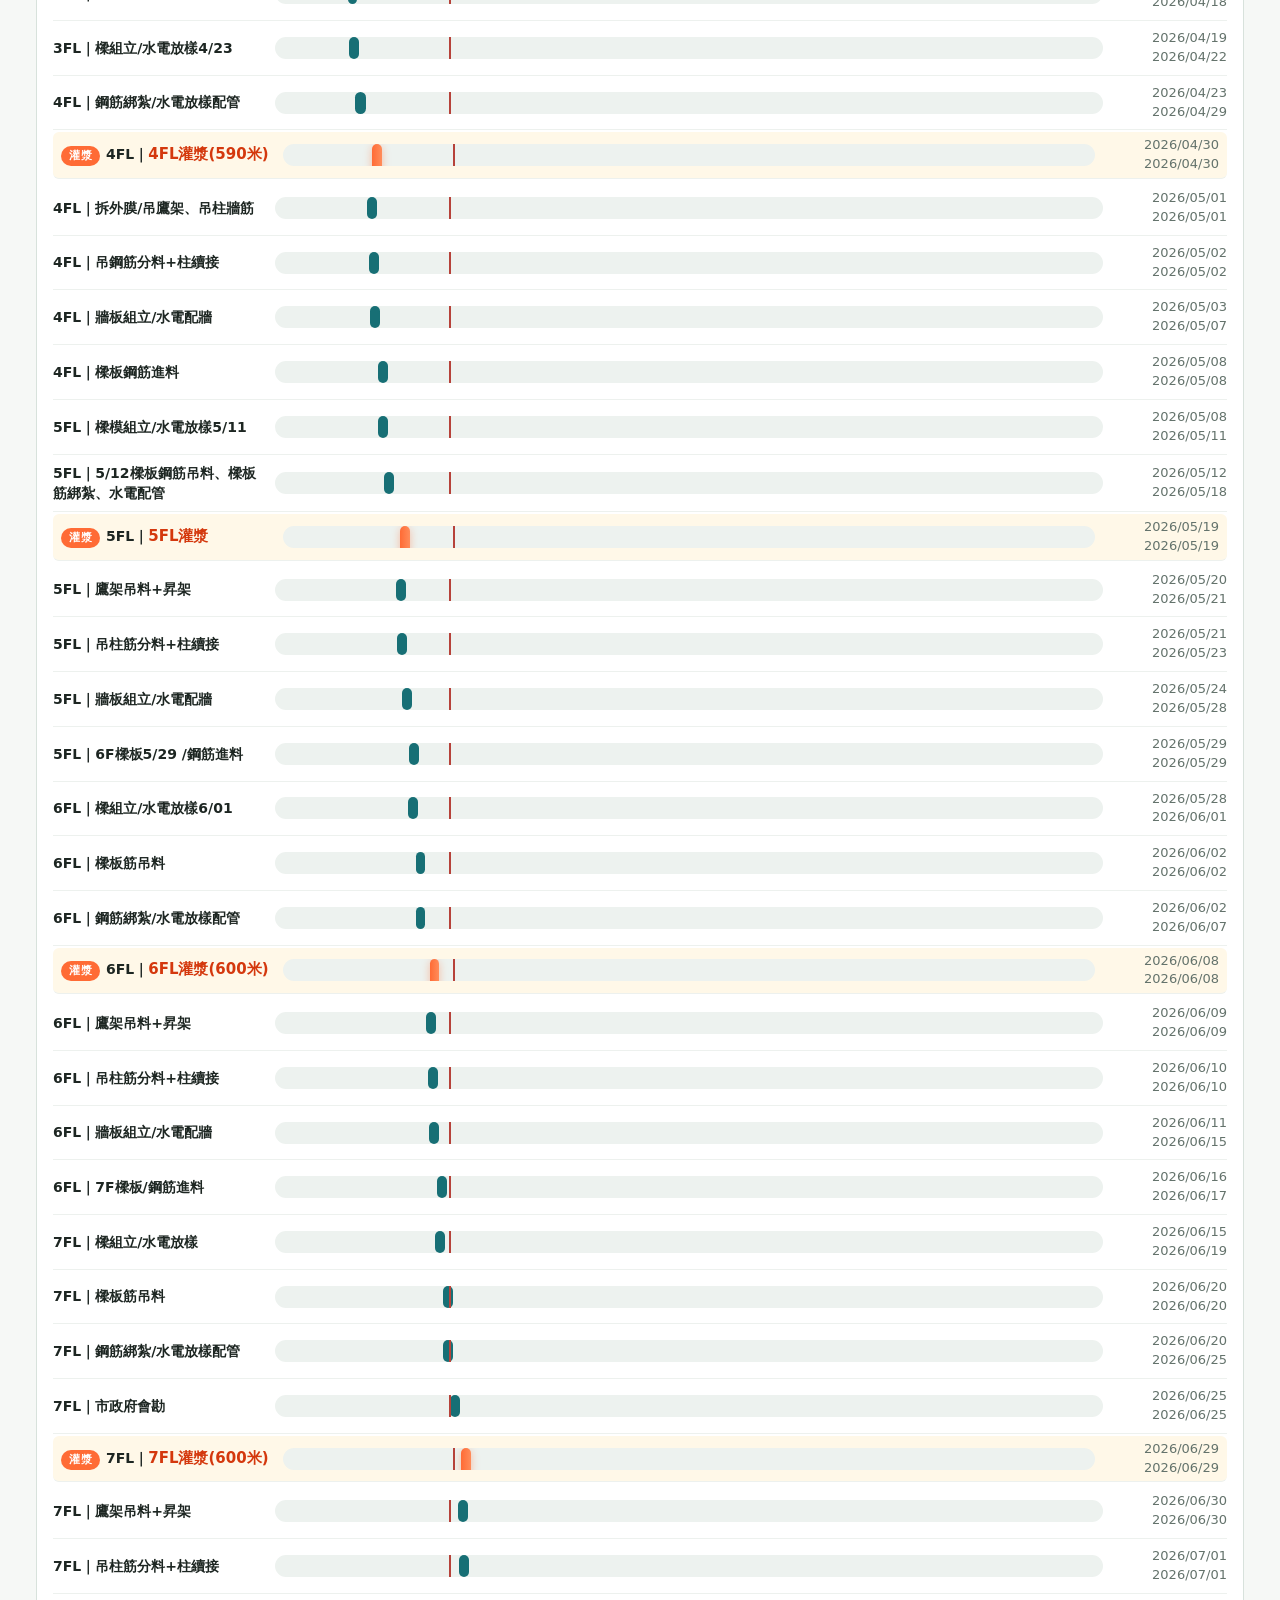
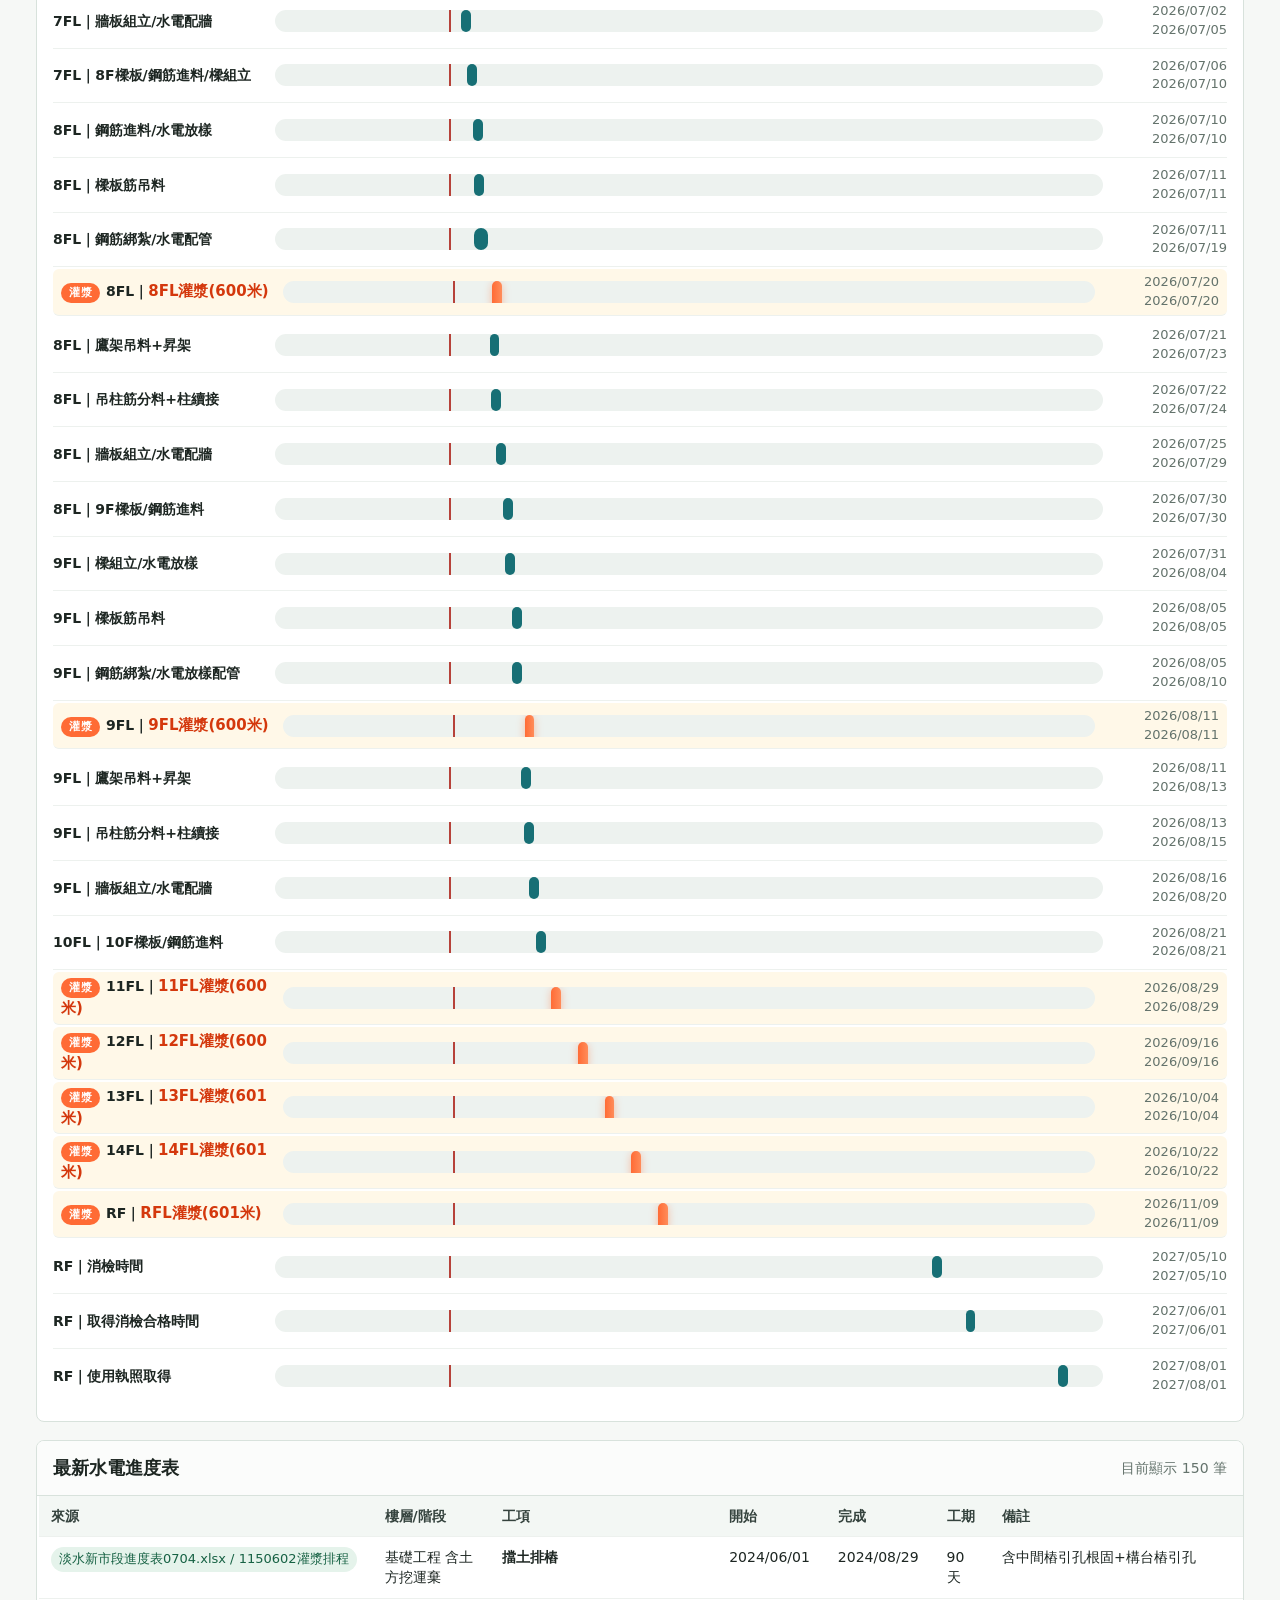
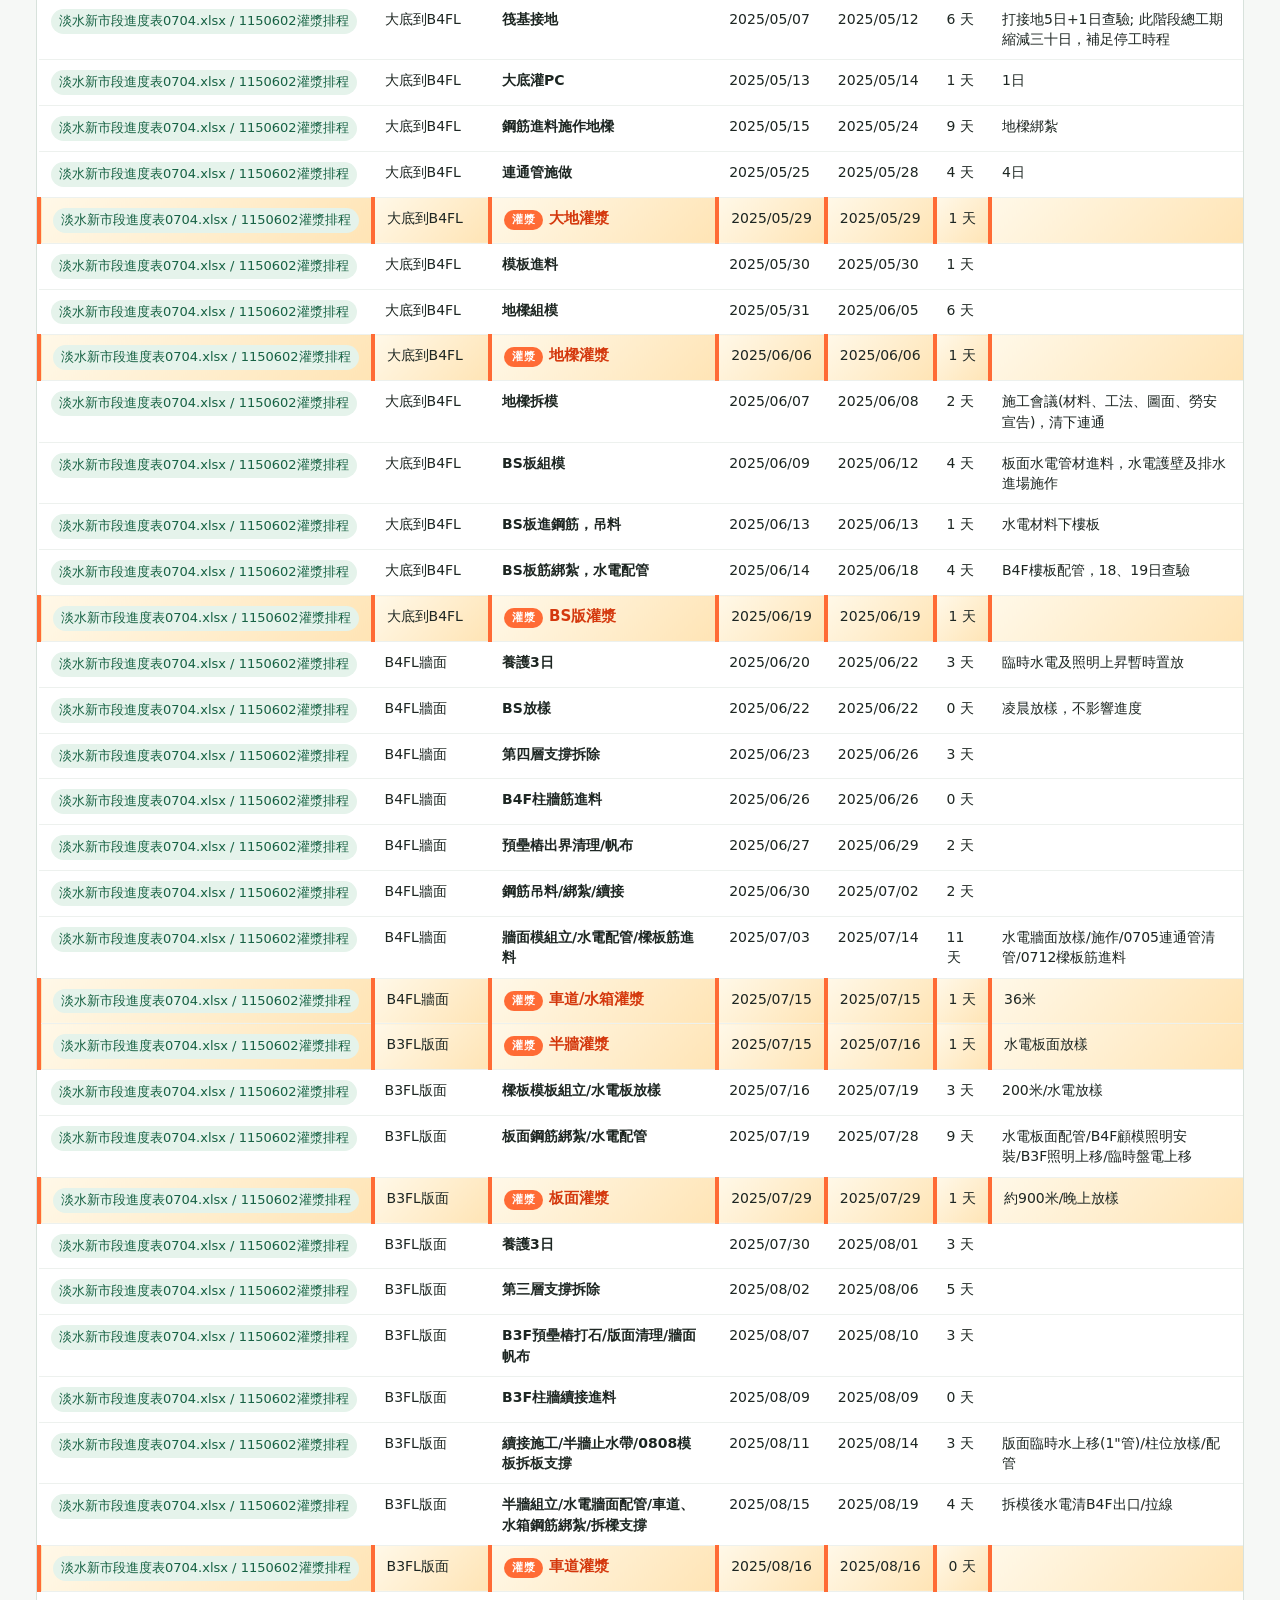
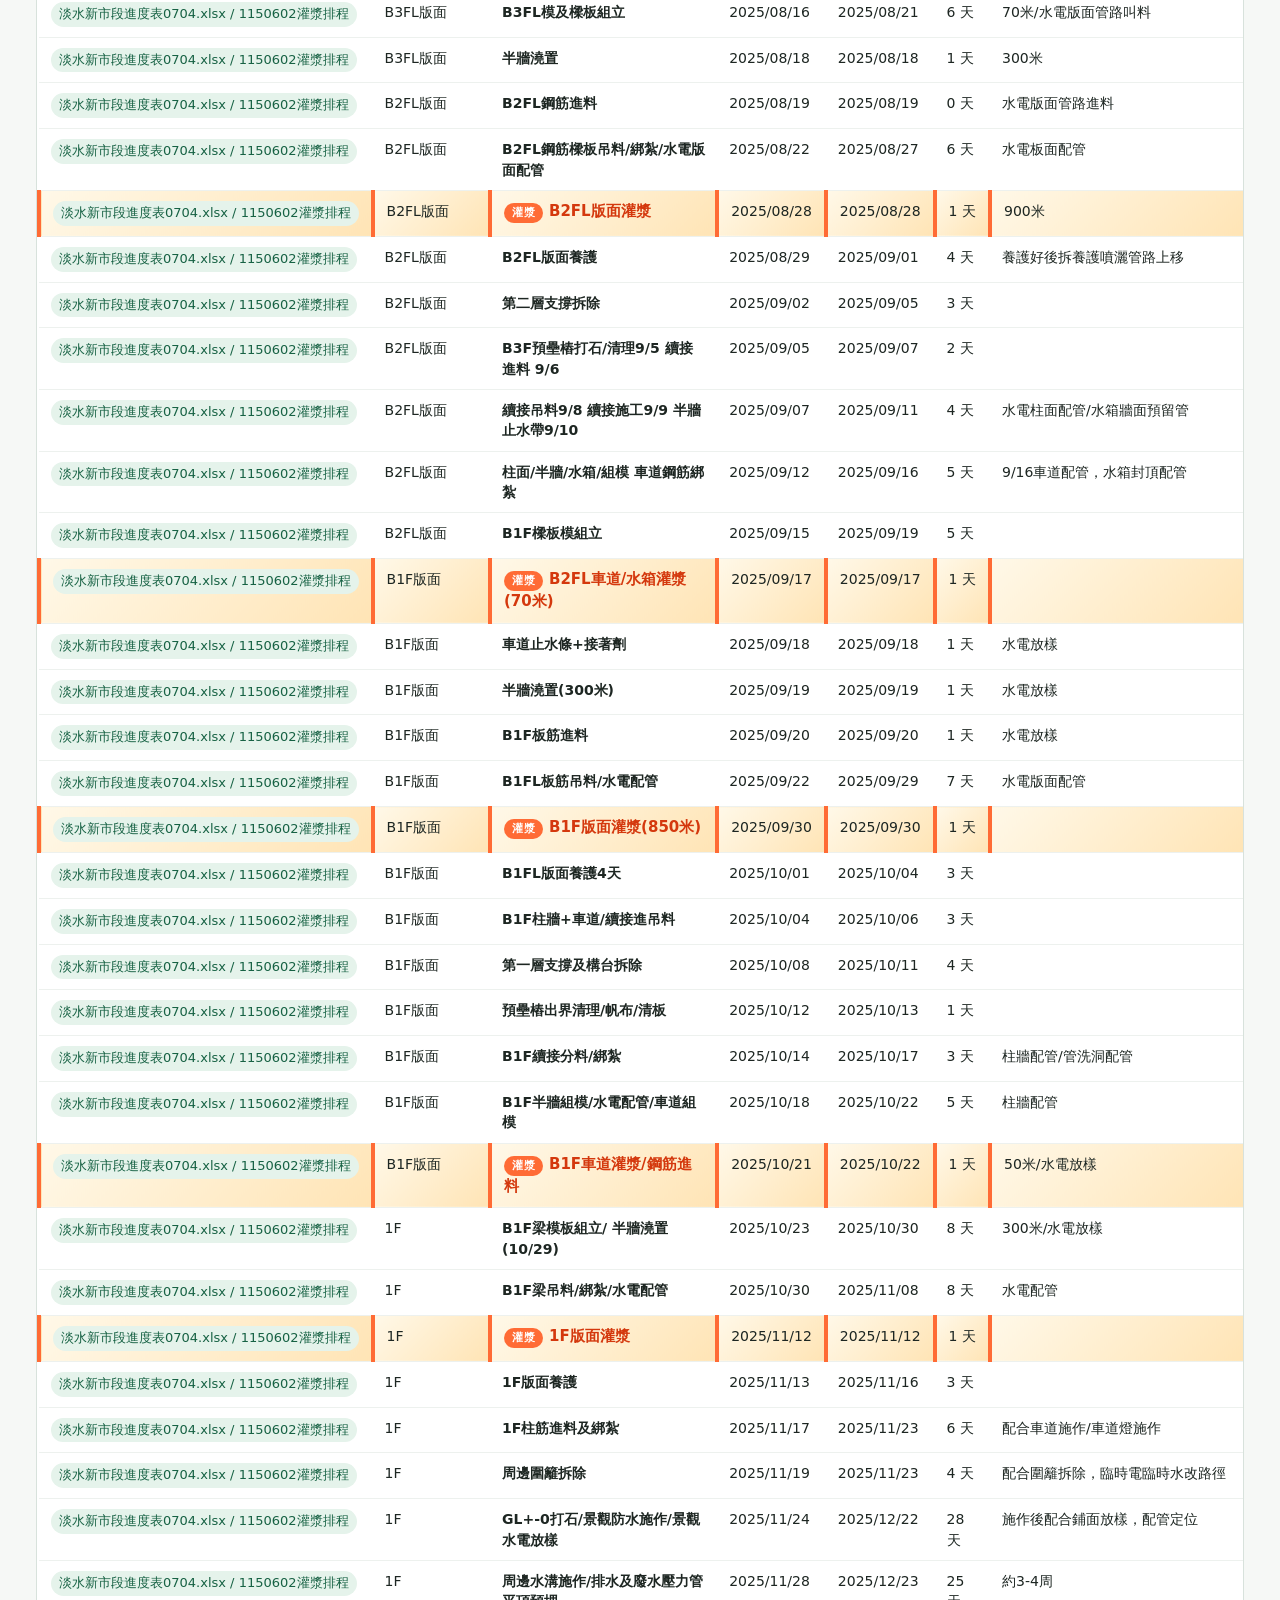
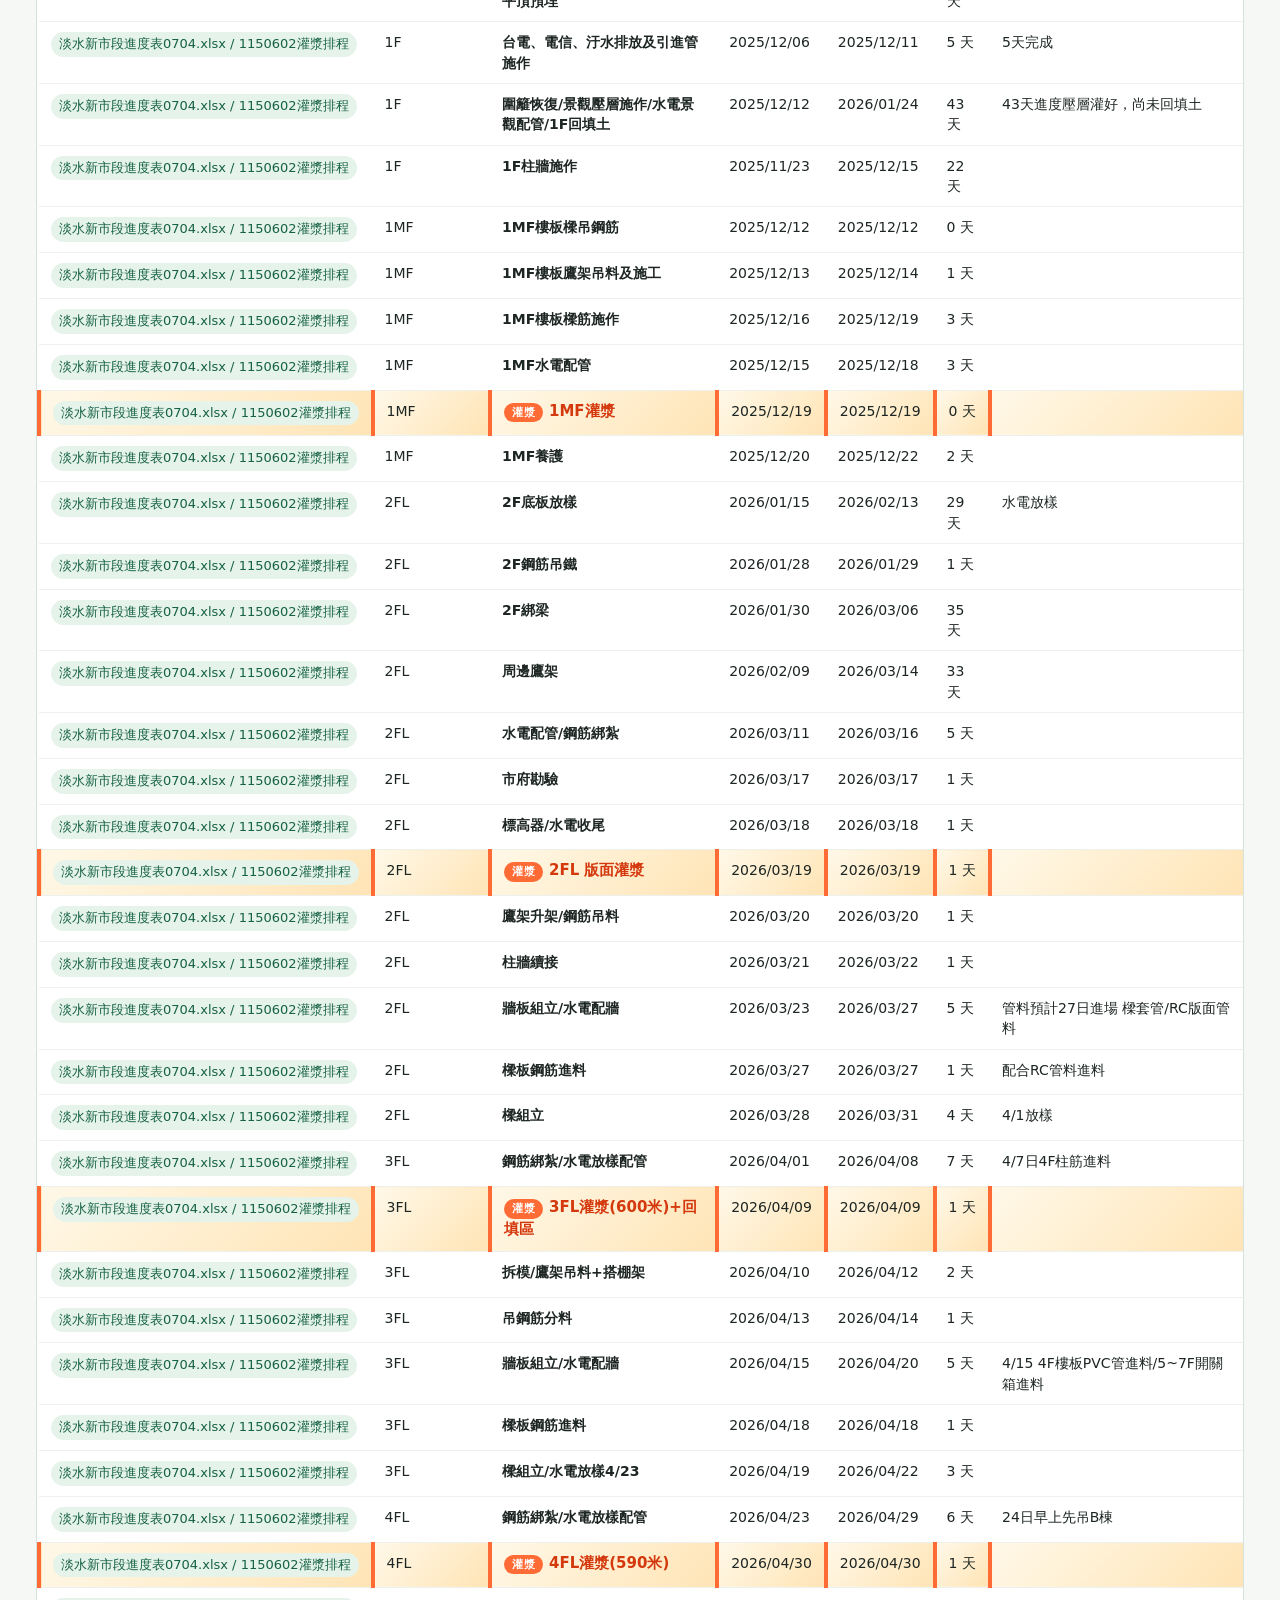
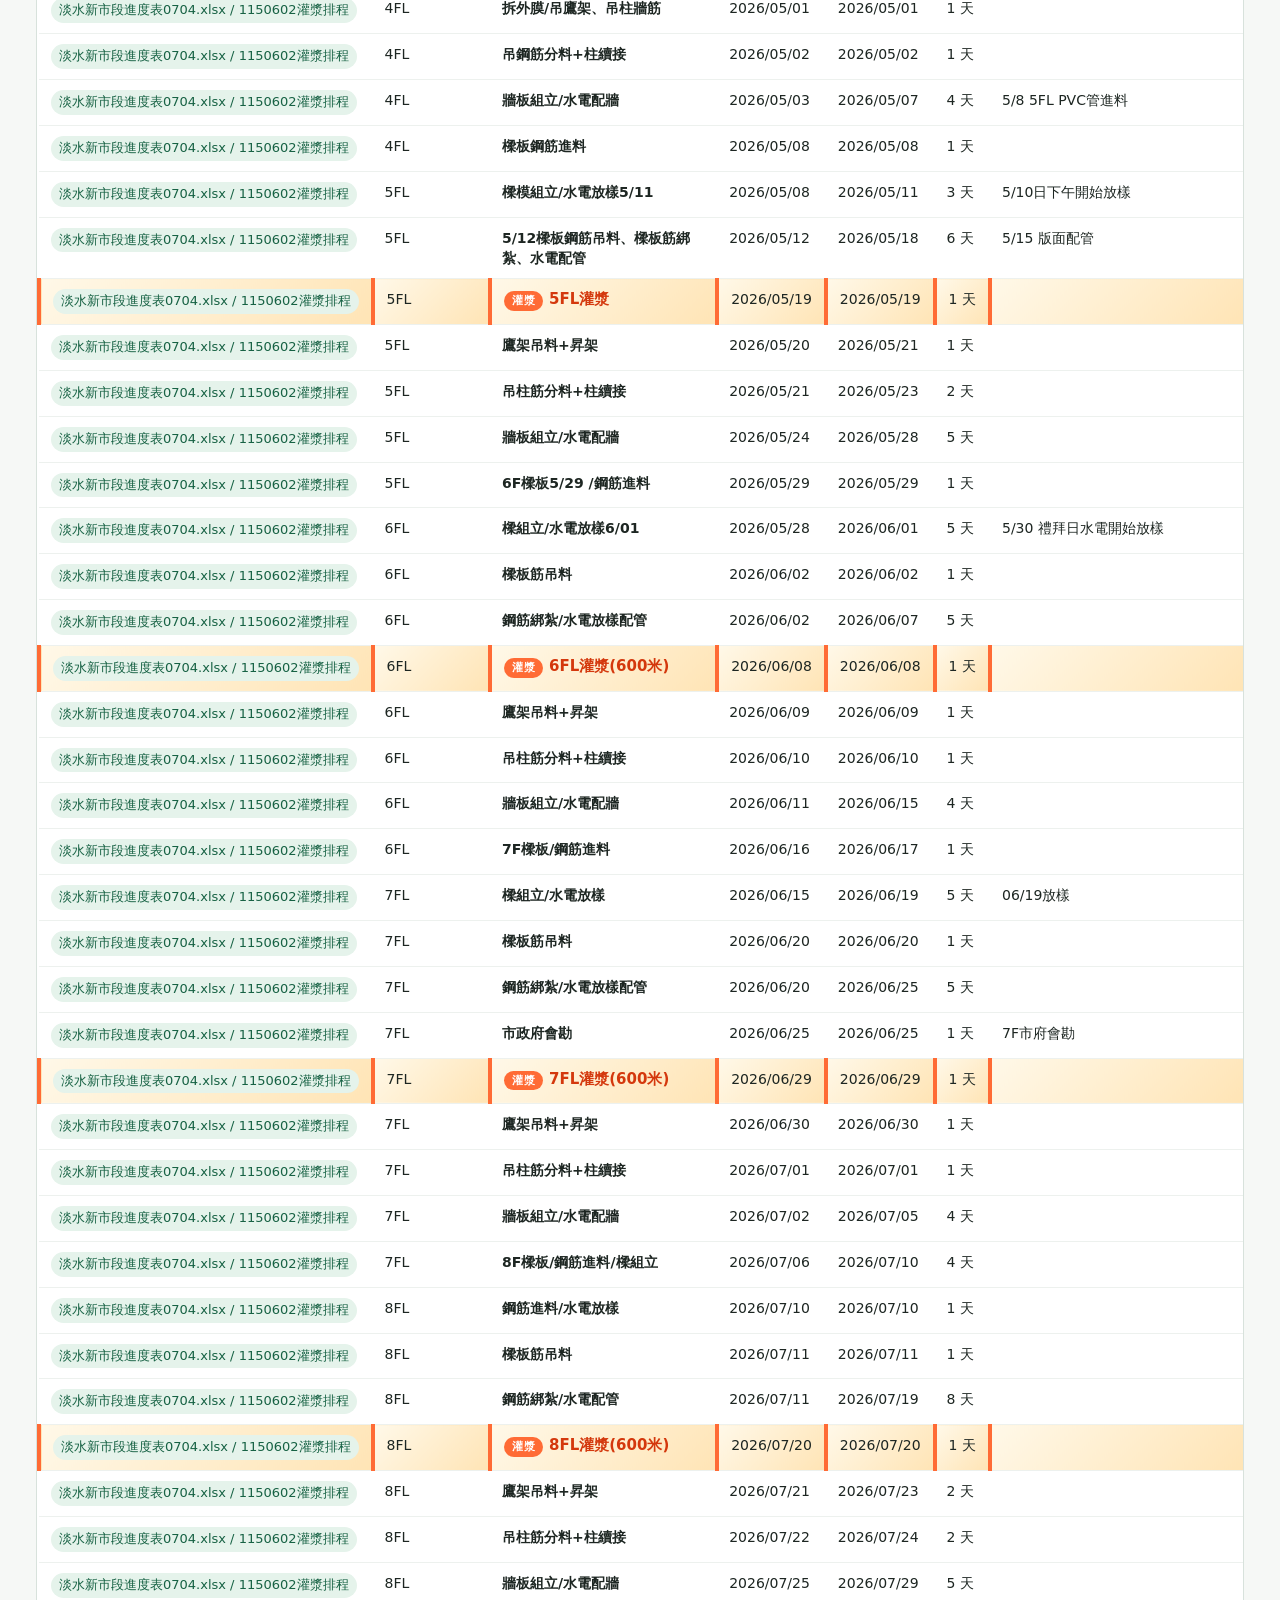
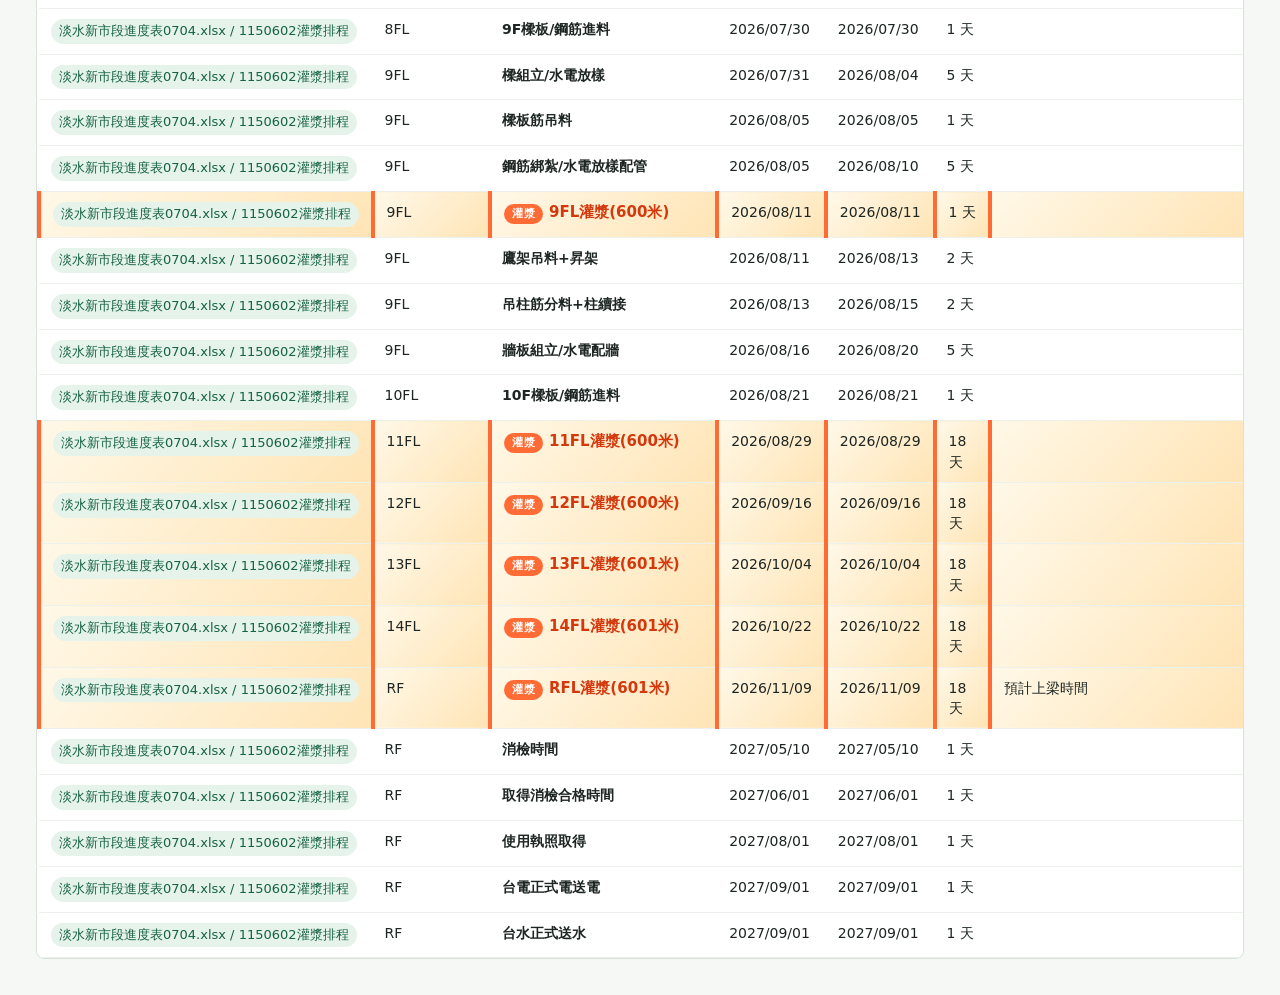
<file: pages/水電進度排程.html>
<!doctype html>
<html lang="zh-Hant">
<head>
  <meta charset="utf-8">
  <meta name="viewport" content="width=device-width, initial-scale=1">
  <title>淡水新市鎮最新水電進度排程</title>
  <style>
    :root { --ink:#1d2622; --muted:#64736c; --line:#d8e2dc; --bg:#f6f8f6; --panel:#fff; --green:#1f7a57; --teal:#176f75; --amber:#b36b12; --red:#b6423a; --soft:#edf3ef; --soft-amber:#fff2d6; }
    * { box-sizing:border-box; }
    body { margin:0; color:var(--ink); background:var(--bg); font-family:"Microsoft JhengHei","Noto Sans TC",system-ui,sans-serif; line-height:1.45; }
    header { padding:22px clamp(16px,3vw,36px) 16px; background:#fff; border-bottom:1px solid var(--line); }
    .title-row { display:flex; justify-content:space-between; align-items:end; gap:16px; flex-wrap:wrap; }
    h1 { margin:0; font-size:clamp(24px,3vw,34px); letter-spacing:0; }
    .meta { color:var(--muted); font-size:14px; }
    main { padding:20px clamp(16px,3vw,36px) 36px; }
    .summary { display:grid; grid-template-columns:repeat(4,minmax(180px,1fr)); gap:12px; margin-bottom:18px; }
    .metric { background:var(--panel); border:1px solid var(--line); border-radius:8px; padding:14px; min-height:110px; }
    .metric small { display:block; color:var(--muted); margin-bottom:6px; }
    .metric strong { display:block; font-size:21px; line-height:1.25; margin-bottom:7px; }
    .metric span { color:var(--muted); font-size:14px; }
    .toolbar { display:flex; gap:10px; align-items:center; flex-wrap:wrap; margin:18px 0; }
    input, select, button, .nav-link { min-height:38px; border:1px solid var(--line); border-radius:6px; background:#fff; color:var(--ink); padding:8px 10px; font:inherit; }
    input { flex:1; min-width:min(360px,100%); }
    button { cursor:pointer; }
    .nav-link { display:inline-flex; align-items:center; text-decoration:none; }
    button:hover, .nav-link:hover { background:var(--soft); }
    .lead-grid { display:grid; grid-template-columns:repeat(auto-fit,minmax(220px,1fr)); gap:12px; padding:16px; }
    .lead-card { border:1px solid var(--line); border-radius:8px; padding:12px; background:#fff; }
    .lead-card strong { display:block; font-size:16px; margin-bottom:6px; }
    .lead-card span { display:block; color:var(--muted); font-size:13px; }
    .lead-card.alert { border-color:#e1b86d; background:#fff8e8; }
    .lead-card.alert strong { color:#8a540c; }
    section { margin-top:18px; background:var(--panel); border:1px solid var(--line); border-radius:8px; overflow:hidden; }
    .section-head { display:flex; justify-content:space-between; align-items:center; gap:12px; padding:14px 16px; border-bottom:1px solid var(--line); background:#fbfcfb; }
    h2 { margin:0; font-size:18px; letter-spacing:0; }
    .section-head p { margin:0; color:var(--muted); font-size:14px; }
    .timeline { padding:12px 16px 18px; overflow-x:auto; }
    .time-row { display:grid; grid-template-columns:210px minmax(620px,1fr) 112px; gap:12px; align-items:center; min-width:960px; padding:8px 0; border-bottom:1px solid #edf1ee; }
    .time-row:last-child { border-bottom:0; }
    .task-name { font-weight:700; font-size:14px; }
    .task-date { color:var(--muted); font-size:13px; text-align:right; }
    .bar-track { position:relative; height:22px; background:#edf2ef; border-radius:999px; overflow:hidden; }
    .bar { position:absolute; top:0; bottom:0; min-width:2px; border-radius:999px; background:var(--teal); }
    .bar.site { background:var(--amber); }
    .today-line { position:absolute; top:-4px; bottom:-4px; width:2px; background:var(--red); }
    .table-wrap { overflow-x:auto; }
    table { width:100%; border-collapse:collapse; min-width:980px; font-size:14px; }
    th, td { padding:10px 12px; border-bottom:1px solid #edf1ee; text-align:left; vertical-align:top; }
    th { position:sticky; top:0; background:#f3f7f4; color:#34423d; z-index:1; }
    tr:hover td { background:#fbfcfb; }
    .tag { display:inline-flex; min-height:24px; align-items:center; border-radius:999px; padding:3px 8px; font-size:13px; white-space:nowrap; background:#e5f3eb; color:#176244; }
    .tag.site { background:var(--soft-amber); color:#8a540c; }
    @media (max-width:900px) { .summary { grid-template-columns:repeat(2,minmax(160px,1fr)); } }
    @media (max-width:560px) { .summary { grid-template-columns:1fr; } .section-head { align-items:flex-start; flex-direction:column; } input,select,button,.nav-link { width:100%; } }
  
    .grout-highlight { 
      background: linear-gradient(135deg, #fff8e8 0%, #ffe4b5 100%) !important; 
      border-left: 4px solid #ff6b35 !important;
      font-weight: 700;
    }
    .grout-text { 
      color: #d4380d !important; 
      font-weight: 700;
      font-size: 15px;
    }
    .grout-badge {
      display: inline-flex;
      align-items: center;
      background: #ff6b35;
      color: #fff;
      font-size: 11px;
      font-weight: 700;
      padding: 2px 8px;
      border-radius: 999px;
      margin-right: 6px;
      letter-spacing: 0.5px;
    }
    .bar.grout { 
      background: linear-gradient(90deg, #ff6b35, #ff8c5a) !important; 
      height: 28px;
      box-shadow: 0 2px 8px rgba(255, 107, 53, 0.4);
    }
    .time-row.grout-row {
      background: #fff8e8;
      border-radius: 6px;
      padding: 4px 8px;
      margin: 2px 0;
    }
    tr.grout-row td {
      background: linear-gradient(135deg, #fff8e8 0%, #ffe4b5 100%) !important;
      border-left: 4px solid #ff6b35;
    }
    tr.grout-row td strong {
      color: #d4380d;
      font-size: 15px;
    }
    tr.grout-row:hover td {
      background: linear-gradient(135deg, #fff0d6 0%, #ffd699 100%) !important;
    }
  </style>
</head>
<body>
  <header>
    <div class="title-row">
      <div>
        <h1>淡水新市鎮最新水電進度排程</h1>
        <div class="meta">來源：淡水新市段進度表0704.xlsx / 1150602灌漿排程；由 Excel 工作表重新匯入</div>
      </div>
      <div class="meta">基準日：2026/07/04</div>
    </div>
  </header>
  <main>
    <div class="summary" id="summary"></div>
    <div class="toolbar">
      <a class="nav-link" href="缺失追蹤表單.html">缺失追蹤表單</a>
      <a class="nav-link" href="營建水電整合排程.html">整合排程</a>
      <a class="nav-link" href="地下室進度.html">地下室進度</a>
      <a class="nav-link" href="室內裝潢進度.html">室內裝潢進度</a>
      <a class="nav-link" href="五大管線申請進度.html">五大管線申請</a>
      <input id="search" type="search" placeholder="搜尋樓層、灌漿、配管、放樣、管料、查驗">
      <select id="phaseFilter" aria-label="樓層篩選"><option value="all">全部樓層</option></select>
      <button id="reset">清除</button>
    </div>
    <section>
      <div class="section-head"><h2>長交期備料提醒</h2><p>依現場備料經驗先列提醒，開關箱列為立即叫料</p></div>
      <div class="lead-grid">
        <div class="lead-card"><strong>發電機</strong><span>備料期 9 個月至 1 年，需提早確認規格、廠牌、容量及送審。</span></div>
        <div class="lead-card"><strong>消防泵浦</strong><span>備料期 6 至 9 個月；分撒水泵、消防泵。另 R2F 設消防水箱 2T，需併同確認水箱基礎、管路、液位警報及泵浦銜接。</span></div>
        <div class="lead-card alert"><strong>開關箱</strong><span>備料期 3 個月，現在要叫；分受電箱、大公盤體、小公盤體、戶內盤體/戶配盤體。戶配盤體：2F-14F，A棟 A1-A6、B棟 B1-B6；2F 無 B1、B2 戶。</span></div>
        <div class="lead-card"><strong>減壓閥</strong><span>備料期 1 至 3 個月，需確認樓層壓力分區與閥件口徑。</span></div>
        <div class="lead-card"><strong>特殊閥類</strong><span>備料期 3 至 9 個月，先確認材質、壓力等級、法蘭規格與替代品。</span></div>
      </div>
    </section>
    <section>
      <div class="section-head"><h2>近期水電甘特視圖</h2><p>顯示 2026/03 至 2027/09 水電、消防、消檢合格與使照節點（依1150602灌漿排程更新）</p></div>
      <div class="timeline" id="timeline"></div>
    </section>
    <section>
      <div class="section-head"><h2>最新水電進度表</h2><p id="rowCount"></p></div>
      <div class="table-wrap">
        <table><thead><tr><th>來源</th><th>樓層/階段</th><th>工項</th><th>開始</th><th>完成</th><th>工期</th><th>備註</th></tr></thead><tbody id="scheduleBody"></tbody></table>
      </div>
    </section>
  </main>
  <script>
    const tasks = [
  {
    "main": "基礎工程\n含土方挖運棄",
    "detail": "擋土排樁",
    "start": "2024-06-01",
    "end": "2024-08-29",
    "days": 90,
    "note": "含中間樁引孔根固+構台樁引孔",
    "mep": "",
    "source": "淡水新市段進度表0704.xlsx / 1150602灌漿排程"
  },
  {
    "main": "大底到B4FL",
    "detail": "筏基接地",
    "start": "2025-05-07",
    "end": "2025-05-12",
    "days": 6,
    "note": "打接地5日+1日查驗; 此階段總工期縮減三十日，補足停工時程",
    "mep": "",
    "source": "淡水新市段進度表0704.xlsx / 1150602灌漿排程"
  },
  {
    "main": "大底到B4FL",
    "detail": "大底灌PC",
    "start": "2025-05-13",
    "end": "2025-05-14",
    "days": 1,
    "note": "1日",
    "mep": "",
    "source": "淡水新市段進度表0704.xlsx / 1150602灌漿排程"
  },
  {
    "main": "大底到B4FL",
    "detail": "鋼筋進料施作地樑",
    "start": "2025-05-15",
    "end": "2025-05-24",
    "days": 9,
    "note": "地樑綁紮",
    "mep": "",
    "source": "淡水新市段進度表0704.xlsx / 1150602灌漿排程"
  },
  {
    "main": "大底到B4FL",
    "detail": "連通管施做",
    "start": "2025-05-25",
    "end": "2025-05-28",
    "days": 4,
    "note": "4日",
    "mep": "",
    "source": "淡水新市段進度表0704.xlsx / 1150602灌漿排程"
  },
  {
    "main": "大底到B4FL",
    "detail": "大地灌漿",
    "start": "2025-05-29",
    "end": "2025-05-29",
    "days": 1,
    "note": "",
    "mep": "",
    "source": "淡水新市段進度表0704.xlsx / 1150602灌漿排程"
  },
  {
    "main": "大底到B4FL",
    "detail": "模板進料",
    "start": "2025-05-30",
    "end": "2025-05-30",
    "days": 1,
    "note": "",
    "mep": "",
    "source": "淡水新市段進度表0704.xlsx / 1150602灌漿排程"
  },
  {
    "main": "大底到B4FL",
    "detail": "地樑組模",
    "start": "2025-05-31",
    "end": "2025-06-05",
    "days": 6,
    "note": "",
    "mep": "",
    "source": "淡水新市段進度表0704.xlsx / 1150602灌漿排程"
  },
  {
    "main": "大底到B4FL",
    "detail": "地樑灌漿",
    "start": "2025-06-06",
    "end": "2025-06-06",
    "days": 1,
    "note": "",
    "mep": "",
    "source": "淡水新市段進度表0704.xlsx / 1150602灌漿排程"
  },
  {
    "main": "大底到B4FL",
    "detail": "地樑拆模",
    "start": "2025-06-07",
    "end": "2025-06-08",
    "days": 2,
    "note": "施工會議(材料、工法、圖面、勞安宣告)，清下連通",
    "mep": "",
    "source": "淡水新市段進度表0704.xlsx / 1150602灌漿排程"
  },
  {
    "main": "大底到B4FL",
    "detail": "BS板組模",
    "start": "2025-06-09",
    "end": "2025-06-12",
    "days": 4,
    "note": "板面水電管材進料，水電護壁及排水進場施作",
    "mep": "",
    "source": "淡水新市段進度表0704.xlsx / 1150602灌漿排程"
  },
  {
    "main": "大底到B4FL",
    "detail": "BS板進鋼筋，吊料",
    "start": "2025-06-13",
    "end": "2025-06-13",
    "days": 1,
    "note": "水電材料下樓板",
    "mep": "",
    "source": "淡水新市段進度表0704.xlsx / 1150602灌漿排程"
  },
  {
    "main": "大底到B4FL",
    "detail": "BS板筋綁紮，水電配管",
    "start": "2025-06-14",
    "end": "2025-06-18",
    "days": 4,
    "note": "B4F樓板配管，18、19日查驗",
    "mep": "水電/消防配合：BS板筋綁紮，水電配管 B4F樓板配管，18、19日查驗",
    "source": "淡水新市段進度表0704.xlsx / 1150602灌漿排程"
  },
  {
    "main": "大底到B4FL",
    "detail": "BS版灌漿",
    "start": "2025-06-19",
    "end": "2025-06-19",
    "days": 1,
    "note": "",
    "mep": "",
    "source": "淡水新市段進度表0704.xlsx / 1150602灌漿排程"
  },
  {
    "main": "B4FL牆面",
    "detail": "養護3日",
    "start": "2025-06-20",
    "end": "2025-06-22",
    "days": 3,
    "note": "臨時水電及照明上昇暫時置放",
    "mep": "",
    "source": "淡水新市段進度表0704.xlsx / 1150602灌漿排程"
  },
  {
    "main": "B4FL牆面",
    "detail": "BS放樣",
    "start": "2025-06-22",
    "end": "2025-06-22",
    "days": 0,
    "note": "凌晨放樣，不影響進度",
    "mep": "水電/消防配合：BS放樣 凌晨放樣，不影響進度",
    "source": "淡水新市段進度表0704.xlsx / 1150602灌漿排程"
  },
  {
    "main": "B4FL牆面",
    "detail": "第四層支撐拆除",
    "start": "2025-06-23",
    "end": "2025-06-26",
    "days": 3,
    "note": "",
    "mep": "",
    "source": "淡水新市段進度表0704.xlsx / 1150602灌漿排程"
  },
  {
    "main": "B4FL牆面",
    "detail": "B4F柱牆筋進料",
    "start": "2025-06-26",
    "end": "2025-06-26",
    "days": 0,
    "note": "",
    "mep": "",
    "source": "淡水新市段進度表0704.xlsx / 1150602灌漿排程"
  },
  {
    "main": "B4FL牆面",
    "detail": "預壘樁出界清理/帆布",
    "start": "2025-06-27",
    "end": "2025-06-29",
    "days": 2,
    "note": "",
    "mep": "",
    "source": "淡水新市段進度表0704.xlsx / 1150602灌漿排程"
  },
  {
    "main": "B4FL牆面",
    "detail": "鋼筋吊料/綁紮/續接",
    "start": "2025-06-30",
    "end": "2025-07-02",
    "days": 2,
    "note": "",
    "mep": "",
    "source": "淡水新市段進度表0704.xlsx / 1150602灌漿排程"
  },
  {
    "main": "B4FL牆面",
    "detail": "牆面模組立/水電配管/樑板筋進料",
    "start": "2025-07-03",
    "end": "2025-07-14",
    "days": 11,
    "note": "水電牆面放樣/施作/0705連通管清管/0712樑板筋進料",
    "mep": "水電/消防配合：牆面模組立/水電配管/樑板筋進料 水電牆面放樣/施作/0705連通管清管/0712樑板筋進料",
    "source": "淡水新市段進度表0704.xlsx / 1150602灌漿排程"
  },
  {
    "main": "B4FL牆面",
    "detail": "車道/水箱灌漿",
    "start": "2025-07-15",
    "end": "2025-07-15",
    "days": 1,
    "note": "36米",
    "mep": "",
    "source": "淡水新市段進度表0704.xlsx / 1150602灌漿排程"
  },
  {
    "main": "B3FL版面",
    "detail": "半牆灌漿",
    "start": "2025-07-15",
    "end": "2025-07-16",
    "days": 1,
    "note": "水電板面放樣",
    "mep": "",
    "source": "淡水新市段進度表0704.xlsx / 1150602灌漿排程"
  },
  {
    "main": "B3FL版面",
    "detail": "樑板模板組立/水電板放樣",
    "start": "2025-07-16",
    "end": "2025-07-19",
    "days": 3,
    "note": "200米/水電放樣",
    "mep": "水電/消防配合：樑板模板組立/水電板放樣 200米/水電放樣",
    "source": "淡水新市段進度表0704.xlsx / 1150602灌漿排程"
  },
  {
    "main": "B3FL版面",
    "detail": "板面鋼筋綁紮/水電配管",
    "start": "2025-07-19",
    "end": "2025-07-28",
    "days": 9,
    "note": "水電板面配管/B4F顧模照明安裝/B3F照明上移/臨時盤電上移",
    "mep": "水電/消防配合：板面鋼筋綁紮/水電配管 水電板面配管/B4F顧模照明安裝/B3F照明上移/臨時盤電上移",
    "source": "淡水新市段進度表0704.xlsx / 1150602灌漿排程"
  },
  {
    "main": "B3FL版面",
    "detail": "板面灌漿",
    "start": "2025-07-29",
    "end": "2025-07-29",
    "days": 1,
    "note": "約900米/晚上放樣",
    "mep": "",
    "source": "淡水新市段進度表0704.xlsx / 1150602灌漿排程"
  },
  {
    "main": "B3FL版面",
    "detail": "養護3日",
    "start": "2025-07-30",
    "end": "2025-08-01",
    "days": 3,
    "note": "",
    "mep": "",
    "source": "淡水新市段進度表0704.xlsx / 1150602灌漿排程"
  },
  {
    "main": "B3FL版面",
    "detail": "第三層支撐拆除",
    "start": "2025-08-02",
    "end": "2025-08-06",
    "days": 5,
    "note": "",
    "mep": "",
    "source": "淡水新市段進度表0704.xlsx / 1150602灌漿排程"
  },
  {
    "main": "B3FL版面",
    "detail": "B3F預壘樁打石/版面清理/牆面帆布",
    "start": "2025-08-07",
    "end": "2025-08-10",
    "days": 3,
    "note": "",
    "mep": "",
    "source": "淡水新市段進度表0704.xlsx / 1150602灌漿排程"
  },
  {
    "main": "B3FL版面",
    "detail": "B3F柱牆續接進料",
    "start": "2025-08-09",
    "end": "2025-08-09",
    "days": 0,
    "note": "",
    "mep": "",
    "source": "淡水新市段進度表0704.xlsx / 1150602灌漿排程"
  },
  {
    "main": "B3FL版面",
    "detail": "續接施工/半牆止水帶/0808模板拆板支撐",
    "start": "2025-08-11",
    "end": "2025-08-14",
    "days": 3,
    "note": "版面臨時水上移(1\"管)/柱位放樣/配管",
    "mep": "",
    "source": "淡水新市段進度表0704.xlsx / 1150602灌漿排程"
  },
  {
    "main": "B3FL版面",
    "detail": "半牆組立/水電牆面配管/車道、水箱鋼筋綁紮/拆樑支撐",
    "start": "2025-08-15",
    "end": "2025-08-19",
    "days": 4,
    "note": "拆模後水電清B4F出口/拉線",
    "mep": "水電/消防配合：半牆組立/水電牆面配管/車道、水箱鋼筋綁紮/拆樑支撐 拆模後水電清B4F出口/拉線",
    "source": "淡水新市段進度表0704.xlsx / 1150602灌漿排程"
  },
  {
    "main": "B3FL版面",
    "detail": "車道灌漿",
    "start": "2025-08-16",
    "end": "2025-08-16",
    "days": 0,
    "note": "",
    "mep": "",
    "source": "淡水新市段進度表0704.xlsx / 1150602灌漿排程"
  },
  {
    "main": "B3FL版面",
    "detail": "B3FL模及樑板組立",
    "start": "2025-08-16",
    "end": "2025-08-21",
    "days": 6,
    "note": "70米/水電版面管路叫料",
    "mep": "",
    "source": "淡水新市段進度表0704.xlsx / 1150602灌漿排程"
  },
  {
    "main": "B3FL版面",
    "detail": "半牆澆置",
    "start": "2025-08-18",
    "end": "2025-08-18",
    "days": 1,
    "note": "300米",
    "mep": "",
    "source": "淡水新市段進度表0704.xlsx / 1150602灌漿排程"
  },
  {
    "main": "B2FL版面",
    "detail": "B2FL鋼筋進料",
    "start": "2025-08-19",
    "end": "2025-08-19",
    "days": 0,
    "note": "水電版面管路進料",
    "mep": "",
    "source": "淡水新市段進度表0704.xlsx / 1150602灌漿排程"
  },
  {
    "main": "B2FL版面",
    "detail": "B2FL鋼筋樑板吊料/綁紮/水電版面配管",
    "start": "2025-08-22",
    "end": "2025-08-27",
    "days": 6,
    "note": "水電板面配管",
    "mep": "水電/消防配合：B2FL鋼筋樑板吊料/綁紮/水電版面配管 水電板面配管",
    "source": "淡水新市段進度表0704.xlsx / 1150602灌漿排程"
  },
  {
    "main": "B2FL版面",
    "detail": "B2FL版面灌漿",
    "start": "2025-08-28",
    "end": "2025-08-28",
    "days": 1,
    "note": "900米",
    "mep": "",
    "source": "淡水新市段進度表0704.xlsx / 1150602灌漿排程"
  },
  {
    "main": "B2FL版面",
    "detail": "B2FL版面養護",
    "start": "2025-08-29",
    "end": "2025-09-01",
    "days": 4,
    "note": "養護好後拆養護噴灑管路上移",
    "mep": "",
    "source": "淡水新市段進度表0704.xlsx / 1150602灌漿排程"
  },
  {
    "main": "B2FL版面",
    "detail": "第二層支撐拆除",
    "start": "2025-09-02",
    "end": "2025-09-05",
    "days": 3,
    "note": "",
    "mep": "",
    "source": "淡水新市段進度表0704.xlsx / 1150602灌漿排程"
  },
  {
    "main": "B2FL版面",
    "detail": "B3F預壘樁打石/清理9/5   續接進料 9/6",
    "start": "2025-09-05",
    "end": "2025-09-07",
    "days": 2,
    "note": "",
    "mep": "",
    "source": "淡水新市段進度表0704.xlsx / 1150602灌漿排程"
  },
  {
    "main": "B2FL版面",
    "detail": "續接吊料9/8 續接施工9/9     半牆止水帶9/10",
    "start": "2025-09-07",
    "end": "2025-09-11",
    "days": 4,
    "note": "水電柱面配管/水箱牆面預留管",
    "mep": "",
    "source": "淡水新市段進度表0704.xlsx / 1150602灌漿排程"
  },
  {
    "main": "B2FL版面",
    "detail": "柱面/半牆/水箱/組模    車道鋼筋綁紮",
    "start": "2025-09-12",
    "end": "2025-09-16",
    "days": 5,
    "note": "9/16車道配管，水箱封頂配管",
    "mep": "",
    "source": "淡水新市段進度表0704.xlsx / 1150602灌漿排程"
  },
  {
    "main": "B2FL版面",
    "detail": "B1F樑板模組立",
    "start": "2025-09-15",
    "end": "2025-09-19",
    "days": 5,
    "note": "",
    "mep": "",
    "source": "淡水新市段進度表0704.xlsx / 1150602灌漿排程"
  },
  {
    "main": "B1F版面",
    "detail": "B2FL車道/水箱灌漿(70米)",
    "start": "2025-09-17",
    "end": "2025-09-17",
    "days": 1,
    "note": "",
    "mep": "",
    "source": "淡水新市段進度表0704.xlsx / 1150602灌漿排程"
  },
  {
    "main": "B1F版面",
    "detail": "車道止水條+接著劑",
    "start": "2025-09-18",
    "end": "2025-09-18",
    "days": 1,
    "note": "水電放樣",
    "mep": "",
    "source": "淡水新市段進度表0704.xlsx / 1150602灌漿排程"
  },
  {
    "main": "B1F版面",
    "detail": "半牆澆置(300米)",
    "start": "2025-09-19",
    "end": "2025-09-19",
    "days": 1,
    "note": "水電放樣",
    "mep": "",
    "source": "淡水新市段進度表0704.xlsx / 1150602灌漿排程"
  },
  {
    "main": "B1F版面",
    "detail": "B1F板筋進料",
    "start": "2025-09-20",
    "end": "2025-09-20",
    "days": 1,
    "note": "水電放樣",
    "mep": "",
    "source": "淡水新市段進度表0704.xlsx / 1150602灌漿排程"
  },
  {
    "main": "B1F版面",
    "detail": "B1FL板筋吊料/水電配管",
    "start": "2025-09-22",
    "end": "2025-09-29",
    "days": 7,
    "note": "水電版面配管",
    "mep": "水電/消防配合：B1FL板筋吊料/水電配管 水電版面配管",
    "source": "淡水新市段進度表0704.xlsx / 1150602灌漿排程"
  },
  {
    "main": "B1F版面",
    "detail": "B1F版面灌漿(850米)",
    "start": "2025-09-30",
    "end": "2025-09-30",
    "days": 1,
    "note": "",
    "mep": "",
    "source": "淡水新市段進度表0704.xlsx / 1150602灌漿排程"
  },
  {
    "main": "B1F版面",
    "detail": "B1FL版面養護4天",
    "start": "2025-10-01",
    "end": "2025-10-04",
    "days": 3,
    "note": "",
    "mep": "",
    "source": "淡水新市段進度表0704.xlsx / 1150602灌漿排程"
  },
  {
    "main": "B1F版面",
    "detail": "B1F柱牆+車道/續接進吊料",
    "start": "2025-10-04",
    "end": "2025-10-06",
    "days": 3,
    "note": "",
    "mep": "",
    "source": "淡水新市段進度表0704.xlsx / 1150602灌漿排程"
  },
  {
    "main": "B1F版面",
    "detail": "第一層支撐及構台拆除",
    "start": "2025-10-08",
    "end": "2025-10-11",
    "days": 4,
    "note": "",
    "mep": "",
    "source": "淡水新市段進度表0704.xlsx / 1150602灌漿排程"
  },
  {
    "main": "B1F版面",
    "detail": "預壘樁出界清理/帆布/清板",
    "start": "2025-10-12",
    "end": "2025-10-13",
    "days": 1,
    "note": "",
    "mep": "",
    "source": "淡水新市段進度表0704.xlsx / 1150602灌漿排程"
  },
  {
    "main": "B1F版面",
    "detail": "B1F續接分料/綁紮",
    "start": "2025-10-14",
    "end": "2025-10-17",
    "days": 3,
    "note": "柱牆配管/管洗洞配管",
    "mep": "",
    "source": "淡水新市段進度表0704.xlsx / 1150602灌漿排程"
  },
  {
    "main": "B1F版面",
    "detail": "B1F半牆組模/水電配管/車道組模",
    "start": "2025-10-18",
    "end": "2025-10-22",
    "days": 5,
    "note": "柱牆配管",
    "mep": "水電/消防配合：B1F半牆組模/水電配管/車道組模 柱牆配管",
    "source": "淡水新市段進度表0704.xlsx / 1150602灌漿排程"
  },
  {
    "main": "B1F版面",
    "detail": "B1F車道灌漿/鋼筋進料",
    "start": "2025-10-21",
    "end": "2025-10-22",
    "days": 1,
    "note": "50米/水電放樣",
    "mep": "",
    "source": "淡水新市段進度表0704.xlsx / 1150602灌漿排程"
  },
  {
    "main": "1F",
    "detail": "B1F梁模板組立/         半牆澆置(10/29)",
    "start": "2025-10-23",
    "end": "2025-10-30",
    "days": 8,
    "note": "300米/水電放樣",
    "mep": "",
    "source": "淡水新市段進度表0704.xlsx / 1150602灌漿排程"
  },
  {
    "main": "1F",
    "detail": "B1F梁吊料/綁紮/水電配管",
    "start": "2025-10-30",
    "end": "2025-11-08",
    "days": 8,
    "note": "水電配管",
    "mep": "水電/消防配合：B1F梁吊料/綁紮/水電配管 水電配管",
    "source": "淡水新市段進度表0704.xlsx / 1150602灌漿排程"
  },
  {
    "main": "1F",
    "detail": "1F版面灌漿",
    "start": "2025-11-12",
    "end": "2025-11-12",
    "days": 1,
    "note": "",
    "mep": "",
    "source": "淡水新市段進度表0704.xlsx / 1150602灌漿排程"
  },
  {
    "main": "1F",
    "detail": "1F版面養護",
    "start": "2025-11-13",
    "end": "2025-11-16",
    "days": 3,
    "note": "",
    "mep": "",
    "source": "淡水新市段進度表0704.xlsx / 1150602灌漿排程"
  },
  {
    "main": "1F",
    "detail": "1F柱筋進料及綁紮",
    "start": "2025-11-17",
    "end": "2025-11-23",
    "days": 6,
    "note": "配合車道施作/車道燈施作",
    "mep": "",
    "source": "淡水新市段進度表0704.xlsx / 1150602灌漿排程"
  },
  {
    "main": "1F",
    "detail": "周邊圍籬拆除",
    "start": "2025-11-19",
    "end": "2025-11-23",
    "days": 4,
    "note": "配合圍籬拆除，臨時電臨時水改路徑",
    "mep": "",
    "source": "淡水新市段進度表0704.xlsx / 1150602灌漿排程"
  },
  {
    "main": "1F",
    "detail": "GL+-0打石/景觀防水施作/景觀水電放樣",
    "start": "2025-11-24",
    "end": "2025-12-22",
    "days": 28,
    "note": "施作後配合鋪面放樣，配管定位",
    "mep": "水電/消防配合：GL+-0打石/景觀防水施作/景觀水電放樣 施作後配合鋪面放樣，配管定位",
    "source": "淡水新市段進度表0704.xlsx / 1150602灌漿排程"
  },
  {
    "main": "1F",
    "detail": "周邊水溝施作/排水及廢水壓力管平頂預埋",
    "start": "2025-11-28",
    "end": "2025-12-23",
    "days": 25,
    "note": "約3-4周",
    "mep": "",
    "source": "淡水新市段進度表0704.xlsx / 1150602灌漿排程"
  },
  {
    "main": "1F",
    "detail": "台電、電信、汙水排放及引進管施作",
    "start": "2025-12-06",
    "end": "2025-12-11",
    "days": 5,
    "note": "5天完成",
    "mep": "",
    "source": "淡水新市段進度表0704.xlsx / 1150602灌漿排程"
  },
  {
    "main": "1F",
    "detail": "圍籬恢復/景觀壓層施作/水電景觀配管/1F回填土",
    "start": "2025-12-12",
    "end": "2026-01-24",
    "days": 43,
    "note": "43天進度壓層灌好，尚未回填土",
    "mep": "水電/消防配合：圍籬恢復/景觀壓層施作/水電景觀配管/1F回填土 43天進度壓層灌好，尚未回填土",
    "source": "淡水新市段進度表0704.xlsx / 1150602灌漿排程"
  },
  {
    "main": "1F",
    "detail": "1F柱牆施作",
    "start": "2025-11-23",
    "end": "2025-12-15",
    "days": 22,
    "note": "",
    "mep": "",
    "source": "淡水新市段進度表0704.xlsx / 1150602灌漿排程"
  },
  {
    "main": "1MF",
    "detail": "1MF樓板樑吊鋼筋",
    "start": "2025-12-12",
    "end": "2025-12-12",
    "days": 0,
    "note": "",
    "mep": "",
    "source": "淡水新市段進度表0704.xlsx / 1150602灌漿排程"
  },
  {
    "main": "1MF",
    "detail": "1MF樓板鷹架吊料及施工",
    "start": "2025-12-13",
    "end": "2025-12-14",
    "days": 1,
    "note": "",
    "mep": "",
    "source": "淡水新市段進度表0704.xlsx / 1150602灌漿排程"
  },
  {
    "main": "1MF",
    "detail": "1MF樓板樑筋施作",
    "start": "2025-12-16",
    "end": "2025-12-19",
    "days": 3,
    "note": "",
    "mep": "",
    "source": "淡水新市段進度表0704.xlsx / 1150602灌漿排程"
  },
  {
    "main": "1MF",
    "detail": "1MF水電配管",
    "start": "2025-12-15",
    "end": "2025-12-18",
    "days": 3,
    "note": "",
    "mep": "水電/消防配合：1MF水電配管",
    "source": "淡水新市段進度表0704.xlsx / 1150602灌漿排程"
  },
  {
    "main": "1MF",
    "detail": "1MF灌漿",
    "start": "2025-12-19",
    "end": "2025-12-19",
    "days": 0,
    "note": "",
    "mep": "",
    "source": "淡水新市段進度表0704.xlsx / 1150602灌漿排程"
  },
  {
    "main": "1MF",
    "detail": "1MF養護",
    "start": "2025-12-20",
    "end": "2025-12-22",
    "days": 2,
    "note": "",
    "mep": "",
    "source": "淡水新市段進度表0704.xlsx / 1150602灌漿排程"
  },
  {
    "main": "2FL",
    "detail": "2F底板放樣",
    "start": "2026-01-15",
    "end": "2026-02-13",
    "days": 29,
    "note": "水電放樣",
    "mep": "水電/消防配合：2F底板放樣 水電放樣",
    "source": "淡水新市段進度表0704.xlsx / 1150602灌漿排程"
  },
  {
    "main": "2FL",
    "detail": "2F鋼筋吊鐵",
    "start": "2026-01-28",
    "end": "2026-01-29",
    "days": 1,
    "note": "",
    "mep": "",
    "source": "淡水新市段進度表0704.xlsx / 1150602灌漿排程"
  },
  {
    "main": "2FL",
    "detail": "2F綁梁",
    "start": "2026-01-30",
    "end": "2026-03-06",
    "days": 35,
    "note": "",
    "mep": "",
    "source": "淡水新市段進度表0704.xlsx / 1150602灌漿排程"
  },
  {
    "main": "2FL",
    "detail": "周邊鷹架",
    "start": "2026-02-09",
    "end": "2026-03-14",
    "days": 33,
    "note": "",
    "mep": "",
    "source": "淡水新市段進度表0704.xlsx / 1150602灌漿排程"
  },
  {
    "main": "2FL",
    "detail": "水電配管/鋼筋綁紮",
    "start": "2026-03-11",
    "end": "2026-03-16",
    "days": 5,
    "note": "",
    "mep": "水電/消防配合：水電配管/鋼筋綁紮",
    "source": "淡水新市段進度表0704.xlsx / 1150602灌漿排程"
  },
  {
    "main": "2FL",
    "detail": "市府勘驗",
    "start": "2026-03-17",
    "end": "2026-03-17",
    "days": 1,
    "note": "",
    "mep": "",
    "source": "淡水新市段進度表0704.xlsx / 1150602灌漿排程"
  },
  {
    "main": "2FL",
    "detail": "標高器/水電收尾",
    "start": "2026-03-18",
    "end": "2026-03-18",
    "days": 1,
    "note": "",
    "mep": "水電/消防配合：標高器/水電收尾",
    "source": "淡水新市段進度表0704.xlsx / 1150602灌漿排程"
  },
  {
    "main": "2FL",
    "detail": "2FL 版面灌漿",
    "start": "2026-03-19",
    "end": "2026-03-19",
    "days": 1,
    "note": "",
    "mep": "",
    "source": "淡水新市段進度表0704.xlsx / 1150602灌漿排程"
  },
  {
    "main": "2FL",
    "detail": "鷹架升架/鋼筋吊料",
    "start": "2026-03-20",
    "end": "2026-03-20",
    "days": 1,
    "note": "",
    "mep": "",
    "source": "淡水新市段進度表0704.xlsx / 1150602灌漿排程"
  },
  {
    "main": "2FL",
    "detail": "柱牆續接",
    "start": "2026-03-21",
    "end": "2026-03-22",
    "days": 1,
    "note": "",
    "mep": "",
    "source": "淡水新市段進度表0704.xlsx / 1150602灌漿排程"
  },
  {
    "main": "2FL",
    "detail": "牆板組立/水電配牆",
    "start": "2026-03-23",
    "end": "2026-03-27",
    "days": 5,
    "note": "管料預計27日進場 樑套管/RC版面管料",
    "mep": "水電/消防配合：牆板組立/水電配牆 管料預計27日進場 樑套管/RC版面管料",
    "source": "淡水新市段進度表0704.xlsx / 1150602灌漿排程"
  },
  {
    "main": "2FL",
    "detail": "樑板鋼筋進料",
    "start": "2026-03-27",
    "end": "2026-03-27",
    "days": 1,
    "note": "配合RC管料進料",
    "mep": "",
    "source": "淡水新市段進度表0704.xlsx / 1150602灌漿排程"
  },
  {
    "main": "2FL",
    "detail": "樑組立",
    "start": "2026-03-28",
    "end": "2026-03-31",
    "days": 4,
    "note": "4/1放樣",
    "mep": "",
    "source": "淡水新市段進度表0704.xlsx / 1150602灌漿排程"
  },
  {
    "main": "3FL",
    "detail": "鋼筋綁紮/水電放樣配管",
    "start": "2026-04-01",
    "end": "2026-04-08",
    "days": 7,
    "note": "4/7日4F柱筋進料",
    "mep": "水電/消防配合：鋼筋綁紮/水電放樣配管 4/7日4F柱筋進料",
    "source": "淡水新市段進度表0704.xlsx / 1150602灌漿排程"
  },
  {
    "main": "3FL",
    "detail": "3FL灌漿(600米)+回填區",
    "start": "2026-04-09",
    "end": "2026-04-09",
    "days": 1,
    "note": "",
    "mep": "",
    "source": "淡水新市段進度表0704.xlsx / 1150602灌漿排程"
  },
  {
    "main": "3FL",
    "detail": "拆模/鷹架吊料+搭棚架",
    "start": "2026-04-10",
    "end": "2026-04-12",
    "days": 2,
    "note": "",
    "mep": "",
    "source": "淡水新市段進度表0704.xlsx / 1150602灌漿排程"
  },
  {
    "main": "3FL",
    "detail": "吊鋼筋分料",
    "start": "2026-04-13",
    "end": "2026-04-14",
    "days": 1,
    "note": "",
    "mep": "",
    "source": "淡水新市段進度表0704.xlsx / 1150602灌漿排程"
  },
  {
    "main": "3FL",
    "detail": "牆板組立/水電配牆",
    "start": "2026-04-15",
    "end": "2026-04-20",
    "days": 5,
    "note": "4/15 4F樓板PVC管進料/5~7F開關箱進料",
    "mep": "水電/消防配合：牆板組立/水電配牆 4/15 4F樓板PVC管進料/5~7F開關箱進料",
    "source": "淡水新市段進度表0704.xlsx / 1150602灌漿排程"
  },
  {
    "main": "3FL",
    "detail": "樑板鋼筋進料",
    "start": "2026-04-18",
    "end": "2026-04-18",
    "days": 1,
    "note": "",
    "mep": "",
    "source": "淡水新市段進度表0704.xlsx / 1150602灌漿排程"
  },
  {
    "main": "3FL",
    "detail": "樑組立/水電放樣4/23",
    "start": "2026-04-19",
    "end": "2026-04-22",
    "days": 3,
    "note": "",
    "mep": "水電/消防配合：樑組立/水電放樣4/23",
    "source": "淡水新市段進度表0704.xlsx / 1150602灌漿排程"
  },
  {
    "main": "4FL",
    "detail": "鋼筋綁紮/水電放樣配管",
    "start": "2026-04-23",
    "end": "2026-04-29",
    "days": 6,
    "note": "24日早上先吊B棟",
    "mep": "水電/消防配合：鋼筋綁紮/水電放樣配管 24日早上先吊B棟",
    "source": "淡水新市段進度表0704.xlsx / 1150602灌漿排程"
  },
  {
    "main": "4FL",
    "detail": "4FL灌漿(590米)",
    "start": "2026-04-30",
    "end": "2026-04-30",
    "days": 1,
    "note": "",
    "mep": "",
    "source": "淡水新市段進度表0704.xlsx / 1150602灌漿排程"
  },
  {
    "main": "4FL",
    "detail": "拆外膜/吊鷹架、吊柱牆筋",
    "start": "2026-05-01",
    "end": "2026-05-01",
    "days": 1,
    "note": "",
    "mep": "",
    "source": "淡水新市段進度表0704.xlsx / 1150602灌漿排程"
  },
  {
    "main": "4FL",
    "detail": "吊鋼筋分料+柱續接",
    "start": "2026-05-02",
    "end": "2026-05-02",
    "days": 1,
    "note": "",
    "mep": "",
    "source": "淡水新市段進度表0704.xlsx / 1150602灌漿排程"
  },
  {
    "main": "4FL",
    "detail": "牆板組立/水電配牆",
    "start": "2026-05-03",
    "end": "2026-05-07",
    "days": 4,
    "note": "5/8 5FL PVC管進料",
    "mep": "水電/消防配合：牆板組立/水電配牆 5/8 5FL PVC管進料",
    "source": "淡水新市段進度表0704.xlsx / 1150602灌漿排程"
  },
  {
    "main": "4FL",
    "detail": "樑板鋼筋進料",
    "start": "2026-05-08",
    "end": "2026-05-08",
    "days": 1,
    "note": "",
    "mep": "",
    "source": "淡水新市段進度表0704.xlsx / 1150602灌漿排程"
  },
  {
    "main": "5FL",
    "detail": "樑模組立/水電放樣5/11",
    "start": "2026-05-08",
    "end": "2026-05-11",
    "days": 3,
    "note": "5/10日下午開始放樣",
    "mep": "水電/消防配合：樑模組立/水電放樣5/11 5/10日下午開始放樣",
    "source": "淡水新市段進度表0704.xlsx / 1150602灌漿排程"
  },
  {
    "main": "5FL",
    "detail": "5/12樑板鋼筋吊料、樑板筋綁紮、水電配管",
    "start": "2026-05-12",
    "end": "2026-05-18",
    "days": 6,
    "note": "5/15 版面配管",
    "mep": "水電/消防配合：5/12樑板鋼筋吊料、樑板筋綁紮、水電配管 5/15 版面配管",
    "source": "淡水新市段進度表0704.xlsx / 1150602灌漿排程"
  },
  {
    "main": "5FL",
    "detail": "5FL灌漿",
    "start": "2026-05-19",
    "end": "2026-05-19",
    "days": 1,
    "note": "",
    "mep": "",
    "source": "淡水新市段進度表0704.xlsx / 1150602灌漿排程"
  },
  {
    "main": "5FL",
    "detail": "鷹架吊料+昇架",
    "start": "2026-05-20",
    "end": "2026-05-21",
    "days": 1,
    "note": "",
    "mep": "",
    "source": "淡水新市段進度表0704.xlsx / 1150602灌漿排程"
  },
  {
    "main": "5FL",
    "detail": "吊柱筋分料+柱續接",
    "start": "2026-05-21",
    "end": "2026-05-23",
    "days": 2,
    "note": "",
    "mep": "",
    "source": "淡水新市段進度表0704.xlsx / 1150602灌漿排程"
  },
  {
    "main": "5FL",
    "detail": "牆板組立/水電配牆",
    "start": "2026-05-24",
    "end": "2026-05-28",
    "days": 5,
    "note": "",
    "mep": "水電/消防配合：牆板組立/水電配牆",
    "source": "淡水新市段進度表0704.xlsx / 1150602灌漿排程"
  },
  {
    "main": "5FL",
    "detail": "6F樑板5/29 /鋼筋進料",
    "start": "2026-05-29",
    "end": "2026-05-29",
    "days": 1,
    "note": "",
    "mep": "",
    "source": "淡水新市段進度表0704.xlsx / 1150602灌漿排程"
  },
  {
    "main": "6FL",
    "detail": "樑組立/水電放樣6/01",
    "start": "2026-05-28",
    "end": "2026-06-01",
    "days": 5,
    "note": "5/30 禮拜日水電開始放樣",
    "mep": "水電/消防配合：樑組立/水電放樣6/01 5/30 禮拜日水電開始放樣",
    "source": "淡水新市段進度表0704.xlsx / 1150602灌漿排程"
  },
  {
    "main": "6FL",
    "detail": "樑板筋吊料",
    "start": "2026-06-02",
    "end": "2026-06-02",
    "days": 1,
    "note": "",
    "mep": "",
    "source": "淡水新市段進度表0704.xlsx / 1150602灌漿排程"
  },
  {
    "main": "6FL",
    "detail": "鋼筋綁紮/水電放樣配管",
    "start": "2026-06-02",
    "end": "2026-06-07",
    "days": 5,
    "note": "",
    "mep": "水電/消防配合：鋼筋綁紮/水電放樣配管",
    "source": "淡水新市段進度表0704.xlsx / 1150602灌漿排程"
  },
  {
    "main": "6FL",
    "detail": "6FL灌漿(600米)",
    "start": "2026-06-08",
    "end": "2026-06-08",
    "days": 1,
    "note": "",
    "mep": "",
    "source": "淡水新市段進度表0704.xlsx / 1150602灌漿排程"
  },
  {
    "main": "6FL",
    "detail": "鷹架吊料+昇架",
    "start": "2026-06-09",
    "end": "2026-06-09",
    "days": 1,
    "note": "",
    "mep": "",
    "source": "淡水新市段進度表0704.xlsx / 1150602灌漿排程"
  },
  {
    "main": "6FL",
    "detail": "吊柱筋分料+柱續接",
    "start": "2026-06-10",
    "end": "2026-06-10",
    "days": 1,
    "note": "",
    "mep": "",
    "source": "淡水新市段進度表0704.xlsx / 1150602灌漿排程"
  },
  {
    "main": "6FL",
    "detail": "牆板組立/水電配牆",
    "start": "2026-06-11",
    "end": "2026-06-15",
    "days": 4,
    "note": "",
    "mep": "水電/消防配合：牆板組立/水電配牆",
    "source": "淡水新市段進度表0704.xlsx / 1150602灌漿排程"
  },
  {
    "main": "6FL",
    "detail": "7F樑板/鋼筋進料",
    "start": "2026-06-16",
    "end": "2026-06-17",
    "days": 1,
    "note": "",
    "mep": "",
    "source": "淡水新市段進度表0704.xlsx / 1150602灌漿排程"
  },
  {
    "main": "7FL",
    "detail": "樑組立/水電放樣",
    "start": "2026-06-15",
    "end": "2026-06-19",
    "days": 5,
    "note": "06/19放樣",
    "mep": "水電/消防配合：樑組立/水電放樣 06/19放樣",
    "source": "淡水新市段進度表0704.xlsx / 1150602灌漿排程"
  },
  {
    "main": "7FL",
    "detail": "樑板筋吊料",
    "start": "2026-06-20",
    "end": "2026-06-20",
    "days": 1,
    "note": "",
    "mep": "",
    "source": "淡水新市段進度表0704.xlsx / 1150602灌漿排程"
  },
  {
    "main": "7FL",
    "detail": "鋼筋綁紮/水電放樣配管",
    "start": "2026-06-20",
    "end": "2026-06-25",
    "days": 5,
    "note": "",
    "mep": "水電/消防配合：鋼筋綁紮/水電放樣配管",
    "source": "淡水新市段進度表0704.xlsx / 1150602灌漿排程"
  },
  {
    "main": "7FL",
    "detail": "市政府會勘",
    "start": "2026-06-25",
    "end": "2026-06-25",
    "days": 1,
    "note": "7F市府會勘",
    "mep": "",
    "source": "淡水新市段進度表0704.xlsx / 1150602灌漿排程"
  },
  {
    "main": "7FL",
    "detail": "7FL灌漿(600米)",
    "start": "2026-06-29",
    "end": "2026-06-29",
    "days": 1,
    "note": "",
    "mep": "",
    "source": "淡水新市段進度表0704.xlsx / 1150602灌漿排程"
  },
  {
    "main": "7FL",
    "detail": "鷹架吊料+昇架",
    "start": "2026-06-30",
    "end": "2026-06-30",
    "days": 1,
    "note": "",
    "mep": "",
    "source": "淡水新市段進度表0704.xlsx / 1150602灌漿排程"
  },
  {
    "main": "7FL",
    "detail": "吊柱筋分料+柱續接",
    "start": "2026-07-01",
    "end": "2026-07-01",
    "days": 1,
    "note": "",
    "mep": "",
    "source": "淡水新市段進度表0704.xlsx / 1150602灌漿排程"
  },
  {
    "main": "7FL",
    "detail": "牆板組立/水電配牆",
    "start": "2026-07-02",
    "end": "2026-07-05",
    "days": 4,
    "note": "",
    "mep": "水電/消防配合：牆板組立/水電配牆",
    "source": "淡水新市段進度表0704.xlsx / 1150602灌漿排程"
  },
  {
    "main": "7FL",
    "detail": "8F樑板/鋼筋進料/樑組立",
    "start": "2026-07-06",
    "end": "2026-07-10",
    "days": 4,
    "note": "",
    "mep": "",
    "source": "淡水新市段進度表0704.xlsx / 1150602灌漿排程"
  },
  {
    "main": "8FL",
    "detail": "鋼筋進料/水電放樣",
    "start": "2026-07-10",
    "end": "2026-07-10",
    "days": 1,
    "note": "",
    "mep": "水電/消防配合：鋼筋進料/水電放樣",
    "source": "淡水新市段進度表0704.xlsx / 1150602灌漿排程"
  },
  {
    "main": "8FL",
    "detail": "樑板筋吊料",
    "start": "2026-07-11",
    "end": "2026-07-11",
    "days": 1,
    "note": "",
    "mep": "",
    "source": "淡水新市段進度表0704.xlsx / 1150602灌漿排程"
  },
  {
    "main": "8FL",
    "detail": "鋼筋綁紮/水電配管",
    "start": "2026-07-11",
    "end": "2026-07-19",
    "days": 8,
    "note": "",
    "mep": "水電/消防配合：鋼筋綁紮/水電配管",
    "source": "淡水新市段進度表0704.xlsx / 1150602灌漿排程"
  },
  {
    "main": "8FL",
    "detail": "8FL灌漿(600米)",
    "start": "2026-07-20",
    "end": "2026-07-20",
    "days": 1,
    "note": "",
    "mep": "",
    "source": "淡水新市段進度表0704.xlsx / 1150602灌漿排程"
  },
  {
    "main": "8FL",
    "detail": "鷹架吊料+昇架",
    "start": "2026-07-21",
    "end": "2026-07-23",
    "days": 2,
    "note": "",
    "mep": "",
    "source": "淡水新市段進度表0704.xlsx / 1150602灌漿排程"
  },
  {
    "main": "8FL",
    "detail": "吊柱筋分料+柱續接",
    "start": "2026-07-22",
    "end": "2026-07-24",
    "days": 2,
    "note": "",
    "mep": "",
    "source": "淡水新市段進度表0704.xlsx / 1150602灌漿排程"
  },
  {
    "main": "8FL",
    "detail": "牆板組立/水電配牆",
    "start": "2026-07-25",
    "end": "2026-07-29",
    "days": 5,
    "note": "",
    "mep": "水電/消防配合：牆板組立/水電配牆",
    "source": "淡水新市段進度表0704.xlsx / 1150602灌漿排程"
  },
  {
    "main": "8FL",
    "detail": "9F樑板/鋼筋進料",
    "start": "2026-07-30",
    "end": "2026-07-30",
    "days": 1,
    "note": "",
    "mep": "",
    "source": "淡水新市段進度表0704.xlsx / 1150602灌漿排程"
  },
  {
    "main": "9FL",
    "detail": "樑組立/水電放樣",
    "start": "2026-07-31",
    "end": "2026-08-04",
    "days": 5,
    "note": "",
    "mep": "水電/消防配合：樑組立/水電放樣",
    "source": "淡水新市段進度表0704.xlsx / 1150602灌漿排程"
  },
  {
    "main": "9FL",
    "detail": "樑板筋吊料",
    "start": "2026-08-05",
    "end": "2026-08-05",
    "days": 1,
    "note": "",
    "mep": "",
    "source": "淡水新市段進度表0704.xlsx / 1150602灌漿排程"
  },
  {
    "main": "9FL",
    "detail": "鋼筋綁紮/水電放樣配管",
    "start": "2026-08-05",
    "end": "2026-08-10",
    "days": 5,
    "note": "",
    "mep": "水電/消防配合：鋼筋綁紮/水電放樣配管",
    "source": "淡水新市段進度表0704.xlsx / 1150602灌漿排程"
  },
  {
    "main": "9FL",
    "detail": "9FL灌漿(600米)",
    "start": "2026-08-11",
    "end": "2026-08-11",
    "days": 1,
    "note": "",
    "mep": "",
    "source": "淡水新市段進度表0704.xlsx / 1150602灌漿排程"
  },
  {
    "main": "9FL",
    "detail": "鷹架吊料+昇架",
    "start": "2026-08-11",
    "end": "2026-08-13",
    "days": 2,
    "note": "",
    "mep": "",
    "source": "淡水新市段進度表0704.xlsx / 1150602灌漿排程"
  },
  {
    "main": "9FL",
    "detail": "吊柱筋分料+柱續接",
    "start": "2026-08-13",
    "end": "2026-08-15",
    "days": 2,
    "note": "",
    "mep": "",
    "source": "淡水新市段進度表0704.xlsx / 1150602灌漿排程"
  },
  {
    "main": "9FL",
    "detail": "牆板組立/水電配牆",
    "start": "2026-08-16",
    "end": "2026-08-20",
    "days": 5,
    "note": "",
    "mep": "水電/消防配合：牆板組立/水電配牆",
    "source": "淡水新市段進度表0704.xlsx / 1150602灌漿排程"
  },
  {
    "main": "10FL",
    "detail": "10F樑板/鋼筋進料",
    "start": "2026-08-21",
    "end": "2026-08-21",
    "days": 1,
    "note": "",
    "mep": "",
    "source": "淡水新市段進度表0704.xlsx / 1150602灌漿排程"
  },
  {
    "main": "11FL",
    "detail": "11FL灌漿(600米)",
    "start": "2026-08-29",
    "end": "2026-08-29",
    "days": 18,
    "note": "",
    "mep": "",
    "source": "淡水新市段進度表0704.xlsx / 1150602灌漿排程"
  },
  {
    "main": "12FL",
    "detail": "12FL灌漿(600米)",
    "start": "2026-09-16",
    "end": "2026-09-16",
    "days": 18,
    "note": "",
    "mep": "",
    "source": "淡水新市段進度表0704.xlsx / 1150602灌漿排程"
  },
  {
    "main": "13FL",
    "detail": "13FL灌漿(601米)",
    "start": "2026-10-04",
    "end": "2026-10-04",
    "days": 18,
    "note": "",
    "mep": "",
    "source": "淡水新市段進度表0704.xlsx / 1150602灌漿排程"
  },
  {
    "main": "14FL",
    "detail": "14FL灌漿(601米)",
    "start": "2026-10-22",
    "end": "2026-10-22",
    "days": 18,
    "note": "",
    "mep": "",
    "source": "淡水新市段進度表0704.xlsx / 1150602灌漿排程"
  },
  {
    "main": "RF",
    "detail": "RFL灌漿(601米)",
    "start": "2026-11-09",
    "end": "2026-11-09",
    "days": 18,
    "note": "預計上梁時間",
    "mep": "",
    "source": "淡水新市段進度表0704.xlsx / 1150602灌漿排程"
  },
  {
    "main": "RF",
    "detail": "消檢時間",
    "start": "2027-05-10",
    "end": "2027-05-10",
    "days": 1,
    "note": "",
    "mep": "",
    "source": "淡水新市段進度表0704.xlsx / 1150602灌漿排程"
  },
  {
    "main": "RF",
    "detail": "取得消檢合格時間",
    "start": "2027-06-01",
    "end": "2027-06-01",
    "days": 1,
    "note": "",
    "mep": "",
    "source": "淡水新市段進度表0704.xlsx / 1150602灌漿排程"
  },
  {
    "main": "RF",
    "detail": "使用執照取得",
    "start": "2027-08-01",
    "end": "2027-08-01",
    "days": 1,
    "note": "",
    "mep": "",
    "source": "淡水新市段進度表0704.xlsx / 1150602灌漿排程"
  },
  {
    "main": "RF",
    "detail": "台電正式電送電",
    "start": "2027-09-01",
    "end": "2027-09-01",
    "days": 1,
    "note": "",
    "mep": "",
    "source": "淡水新市段進度表0704.xlsx / 1150602灌漿排程"
  },
  {
    "main": "RF",
    "detail": "台水正式送水",
    "start": "2027-09-01",
    "end": "2027-09-01",
    "days": 1,
    "note": "",
    "mep": "",
    "source": "淡水新市段進度表0704.xlsx / 1150602灌漿排程"
  }
]
  ;
    const reportDate = new Date("2026-07-04T00:00:00+08:00");
    function parseDate(value) { return new Date(`${value}T00:00:00+08:00`); }
    function formatDate(value) { return value.replaceAll("-", "/"); }
    function dayDiff(a,b) { return Math.round((parseDate(b) - parseDate(a)) / 86400000); }
    function isToday(task) { return parseDate(task.start) <= reportDate && parseDate(task.end) >= reportDate; }
    function isSite(task) { return task.source === "現場更新"; }
    function filteredTasks() {
      const keyword = document.querySelector("#search").value.trim().toLowerCase();
      const phase = document.querySelector("#phaseFilter").value;
      return tasks.filter(task => {
        const text = `${task.main} ${task.detail} ${task.note} ${task.source}`.toLowerCase();
        return (phase === "all" || task.main === phase) && (!keyword || text.includes(keyword));
      });
    }
    function renderSummary() {
      const today = tasks.filter(isToday);
      const next = tasks.filter(task => parseDate(task.start) > reportDate).sort((a,b) => parseDate(a.start) - parseDate(b.start))[0];
      const future = tasks.filter(task => parseDate(task.start) > reportDate).length;
      const site = tasks.filter(isSite).length;
      const summary = [
        { label:"今日水電重點", value:today.map(task => task.detail).join("、") || "無", hint:"依 2026/07/04 與現場更新" },
        { label:"下一工項", value:next ? next.detail : "無", hint:next ? `${formatDate(next.start)} 開始` : "" },
        { label:"後續水電節點", value:`${future} 筆`, hint:"含配管、放樣、管料、查驗" },
        { label:"現場更新", value:`${site} 筆`, hint:"今日鋼筋提前吊料已納入" }
      ];
      document.querySelector("#summary").innerHTML = summary.map(item => `<div class="metric"><small>${item.label}</small><strong>${item.value}</strong><span>${item.hint}</span></div>`).join("");
    }
    function renderPhaseFilter() {
      const phases = [...new Set(tasks.map(task => task.main))];
      document.querySelector("#phaseFilter").innerHTML += phases.map(phase => `<option value="${phase}">${phase}</option>`).join("");
    }
    function renderTimeline(list) {
      const from = "2026-03-01";
      const to = "2027-08-31";
      const total = Math.max(dayDiff(from, to), 1);
      const todayLeft = Math.max(0, Math.min(100, dayDiff(from, "2026-06-24") / total * 100));
      document.querySelector("#timeline").innerHTML = list.filter(task => parseDate(task.end) >= parseDate(from) && parseDate(task.start) <= parseDate(to)).map(task => {
        const startOffset = Math.max(0, dayDiff(from, task.start));
        const endOffset = Math.min(total, dayDiff(from, task.end));
        const left = Math.max(0, Math.min(100, startOffset / total * 100));
        const width = Math.max(1.2, (endOffset - startOffset + 1) / total * 100);
        const cls = isSite(task) ? "site" : "";
        const isGrout = task.detail.includes("灌漿");
        const groutCls = isGrout ? "grout" : "";
        const rowCls = isGrout ? "grout-row" : "";
        const badge = isGrout ? `<span class="grout-badge">灌漿</span>` : "";
        return `<div class="time-row ${rowCls}"><div class="task-name">${badge}${task.main}｜<span class="${isGrout ? 'grout-text' : ''}">${task.detail}</span></div><div class="bar-track"><div class="bar ${cls} ${groutCls}" style="left:${left}%;width:${width}%"></div><div class="today-line" style="left:${todayLeft}%"></div></div><div class="task-date">${formatDate(task.start)}<br>${formatDate(task.end)}</div></div>`;
      }).join("");
    }
    function renderTable() {
      const rows = filteredTasks();
      document.querySelector("#rowCount").textContent = `目前顯示 ${rows.length} 筆`;
      document.querySelector("#scheduleBody").innerHTML = rows.map(task => {
        const cls = isSite(task) ? "site" : "";
        const isGrout = task.detail.includes("灌漿");
        const groutCls = isGrout ? "grout-row" : "";
        const badge = isGrout ? `<span class="grout-badge">灌漿</span>` : "";
        const detailText = isGrout ? `<span class="grout-text">${task.detail}</span>` : task.detail;
        return `<tr class="${groutCls}"><td><span class="tag ${cls}">${task.source}</span></td><td>${task.main}</td><td>${badge}<strong>${detailText}</strong></td><td>${formatDate(task.start)}</td><td>${formatDate(task.end)}</td><td>${task.days} 天</td><td>${task.note || ""}</td></tr>`;
      }).join("");
      renderTimeline(rows);
    }
    document.querySelector("#search").addEventListener("input", renderTable);
    document.querySelector("#phaseFilter").addEventListener("change", renderTable);
    document.querySelector("#reset").addEventListener("click", () => { document.querySelector("#search").value = ""; document.querySelector("#phaseFilter").value = "all"; renderTable(); });
    renderSummary();
    renderPhaseFilter();
    renderTable();
  </script>
</body>
</html>
</file>
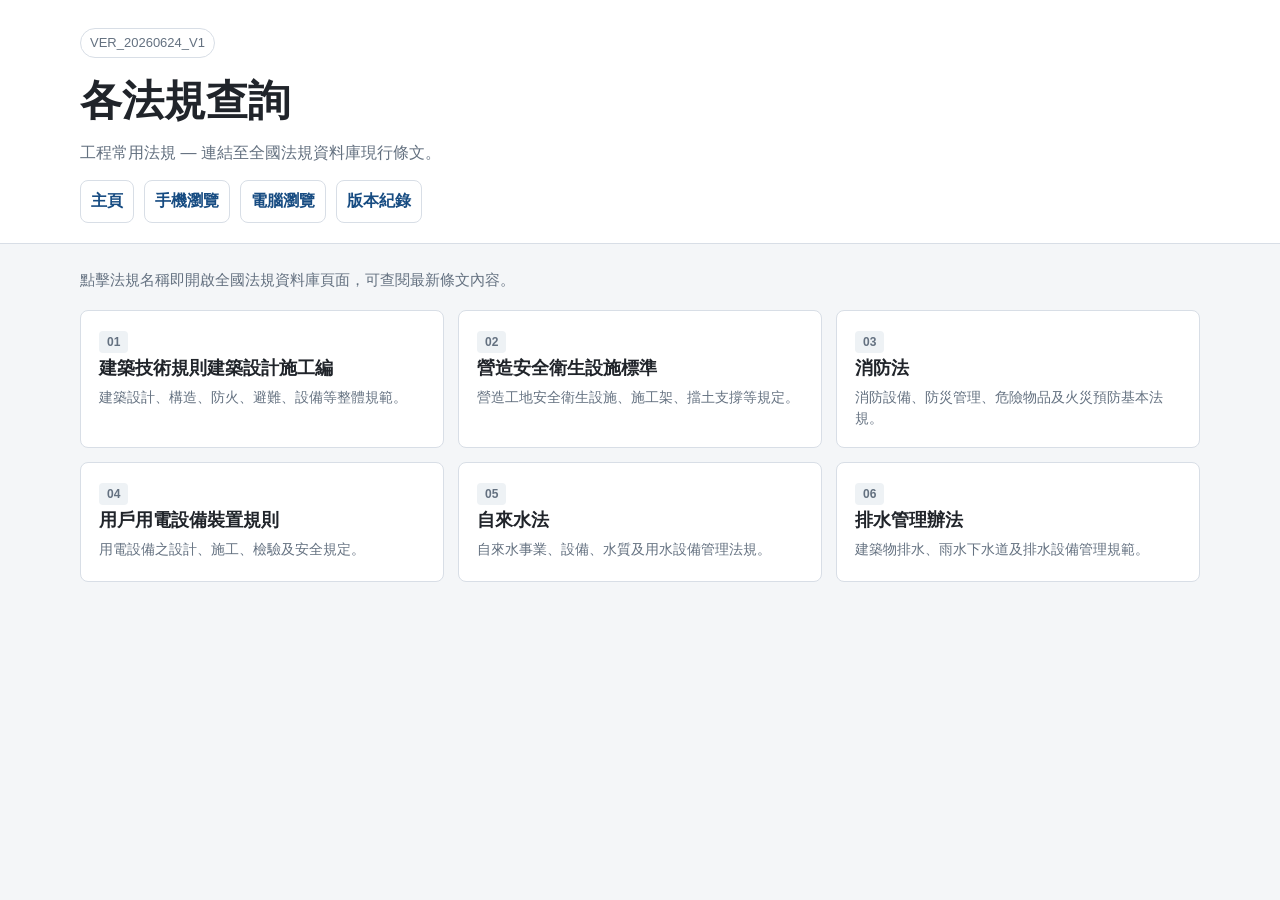
<file: pages/消防法規手機簡報.html>
<!doctype html>
<html lang="zh-Hant">
<head>
  <meta charset="utf-8">
  <meta name="viewport" content="width=device-width, initial-scale=1">
  <title>各法規查詢 - 淡水新市鎮水電工程</title>
  <link rel="stylesheet" href="../assets/styles.css">
  <style>
    .law-grid{display:grid;grid-template-columns:repeat(auto-fit,minmax(280px,1fr));gap:14px;margin:18px 0}.law-card{display:block;min-height:120px;padding:18px;border:1px solid var(--line);border-radius:8px;background:var(--panel);color:inherit;text-decoration:none;transition:border-color .2s,box-shadow .2s}.law-card:hover,.law-card:focus{border-color:var(--accent2);outline:none;box-shadow:0 10px 24px rgba(36,87,166,.12)}.law-card .num{display:inline-block;margin-bottom:4px;padding:2px 8px;border-radius:4px;background:#eef2f5;color:var(--muted);font-size:12px;font-weight:700}.law-card h2{margin:0 0 6px;font-size:18px;line-height:1.3}.law-card p{margin:0;color:var(--muted);font-size:14px;line-height:1.5}.intro{color:var(--muted);font-size:15px;line-height:1.6;margin:0 0 4px}
  </style>
</head>
<body>
  <header>
    <div class="wrap top">
      <span class="version">VER_20260624_V1</span>
      <h1>各法規查詢</h1>
      <p class="subtitle">工程常用法規 — 連結至全國法規資料庫現行條文。</p>
      <nav>
        <a href="../index.html">主頁</a>
        <a href="../mobile.html">手機瀏覽</a>
        <a href="../desktop.html">電腦瀏覽</a>
        <a href="../CHANGELOG.html">版本紀錄</a>
      </nav>
    </div>
  </header>
  <main class="wrap">
    <p class="intro">點擊法規名稱即開啟全國法規資料庫頁面，可查閱最新條文內容。</p>
    <div class="law-grid">
      <a class="law-card" href="https://law.moj.gov.tw/LawClass/LawAll.aspx?pcode=D0070135" target="_blank" rel="noopener">
        <span class="num">01</span>
        <h2>建築技術規則建築設計施工編</h2>
        <p>建築設計、構造、防火、避難、設備等整體規範。</p>
      </a>
      <a class="law-card" href="https://law.moj.gov.tw/LawClass/LawAll.aspx?pcode=N0060014" target="_blank" rel="noopener">
        <span class="num">02</span>
        <h2>營造安全衛生設施標準</h2>
        <p>營造工地安全衛生設施、施工架、擋土支撐等規定。</p>
      </a>
      <a class="law-card" href="https://law.moj.gov.tw/LawClass/LawAll.aspx?pcode=D0120001" target="_blank" rel="noopener">
        <span class="num">03</span>
        <h2>消防法</h2>
        <p>消防設備、防災管理、危險物品及火災預防基本法規。</p>
      </a>
      <a class="law-card" href="https://law.moj.gov.tw/LawClass/LawAll.aspx?pcode=J0030018" target="_blank" rel="noopener">
        <span class="num">04</span>
        <h2>用戶用電設備裝置規則</h2>
        <p>用電設備之設計、施工、檢驗及安全規定。</p>
      </a>
      <a class="law-card" href="https://law.moj.gov.tw/LawClass/LawAll.aspx?pcode=D0110001" target="_blank" rel="noopener">
        <span class="num">05</span>
        <h2>自來水法</h2>
        <p>自來水事業、設備、水質及用水設備管理法規。</p>
      </a>
      <a class="law-card" href="https://law.moj.gov.tw/LawClass/LawAll.aspx?pcode=J0110010" target="_blank" rel="noopener">
        <span class="num">06</span>
        <h2>排水管理辦法</h2>
        <p>建築物排水、雨水下水道及排水設備管理規範。</p>
      </a>
    </div>
  </main>
</body>
</html>
</file>
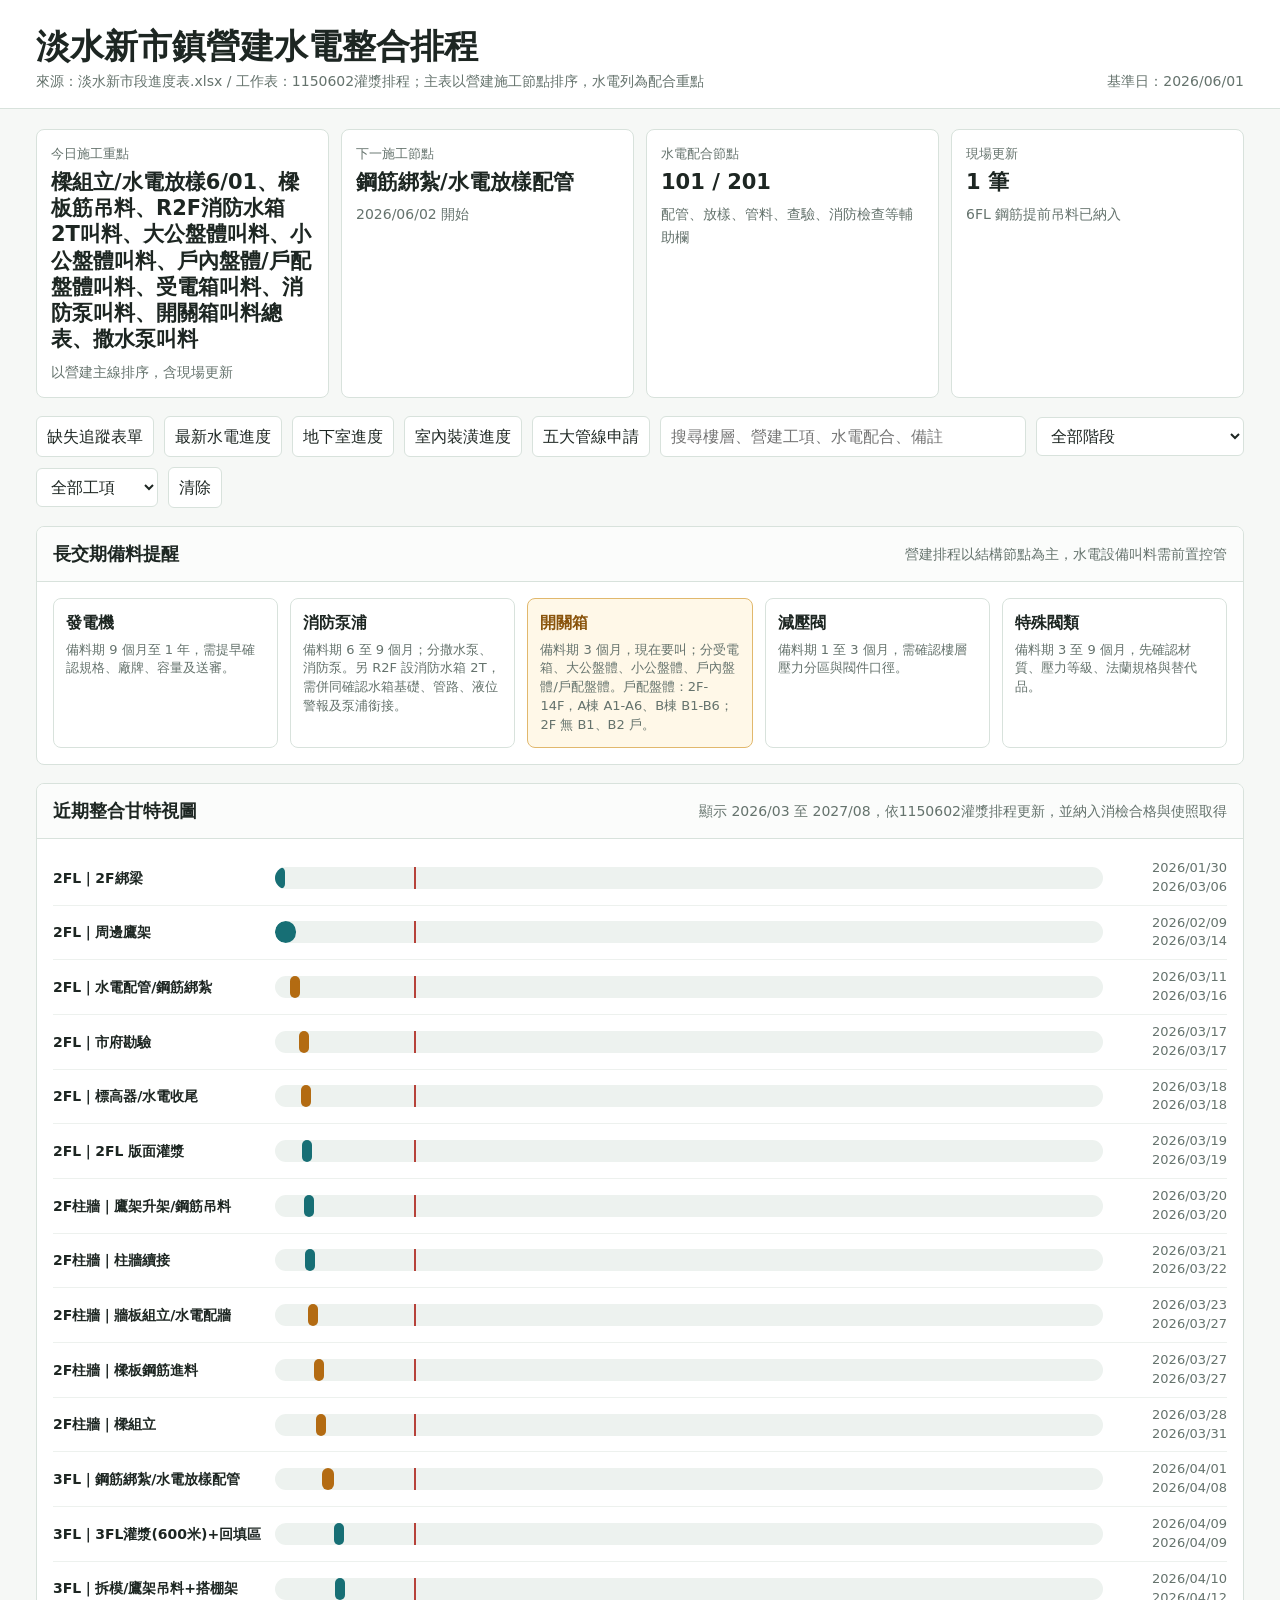
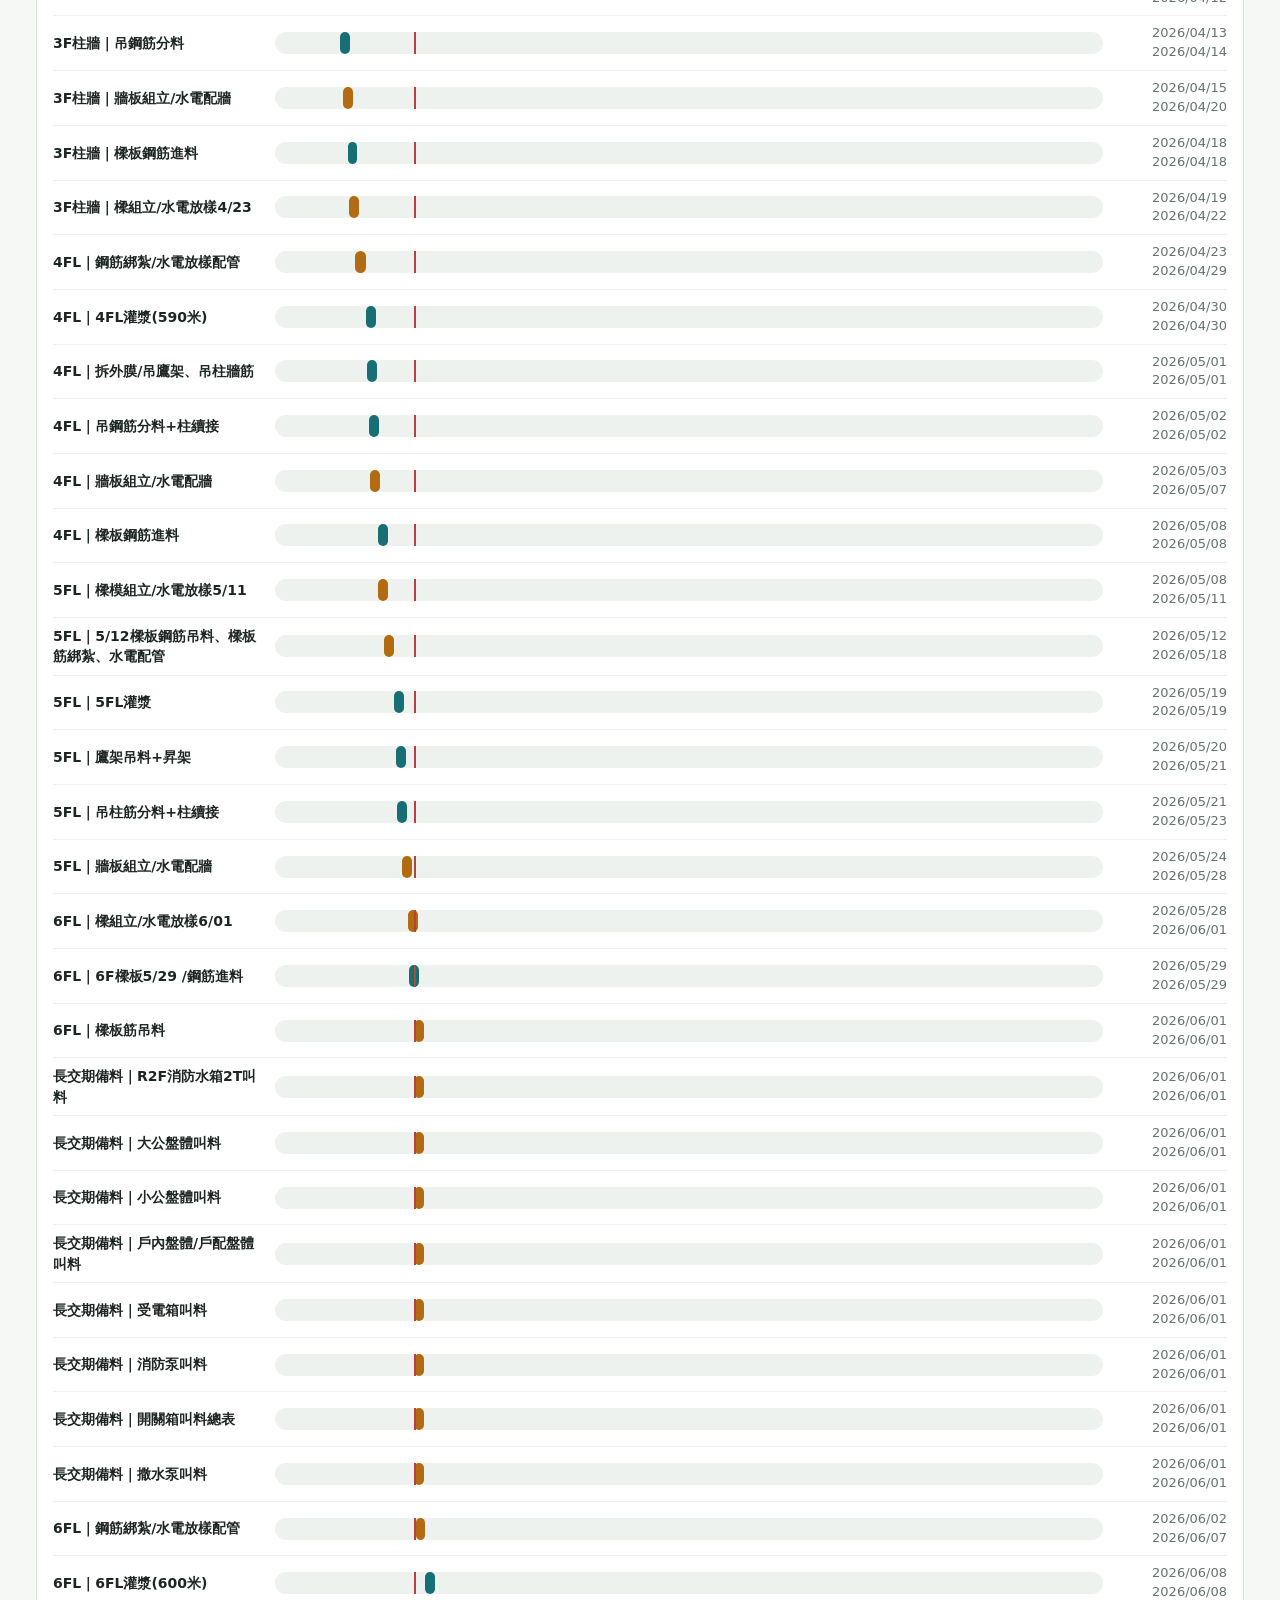
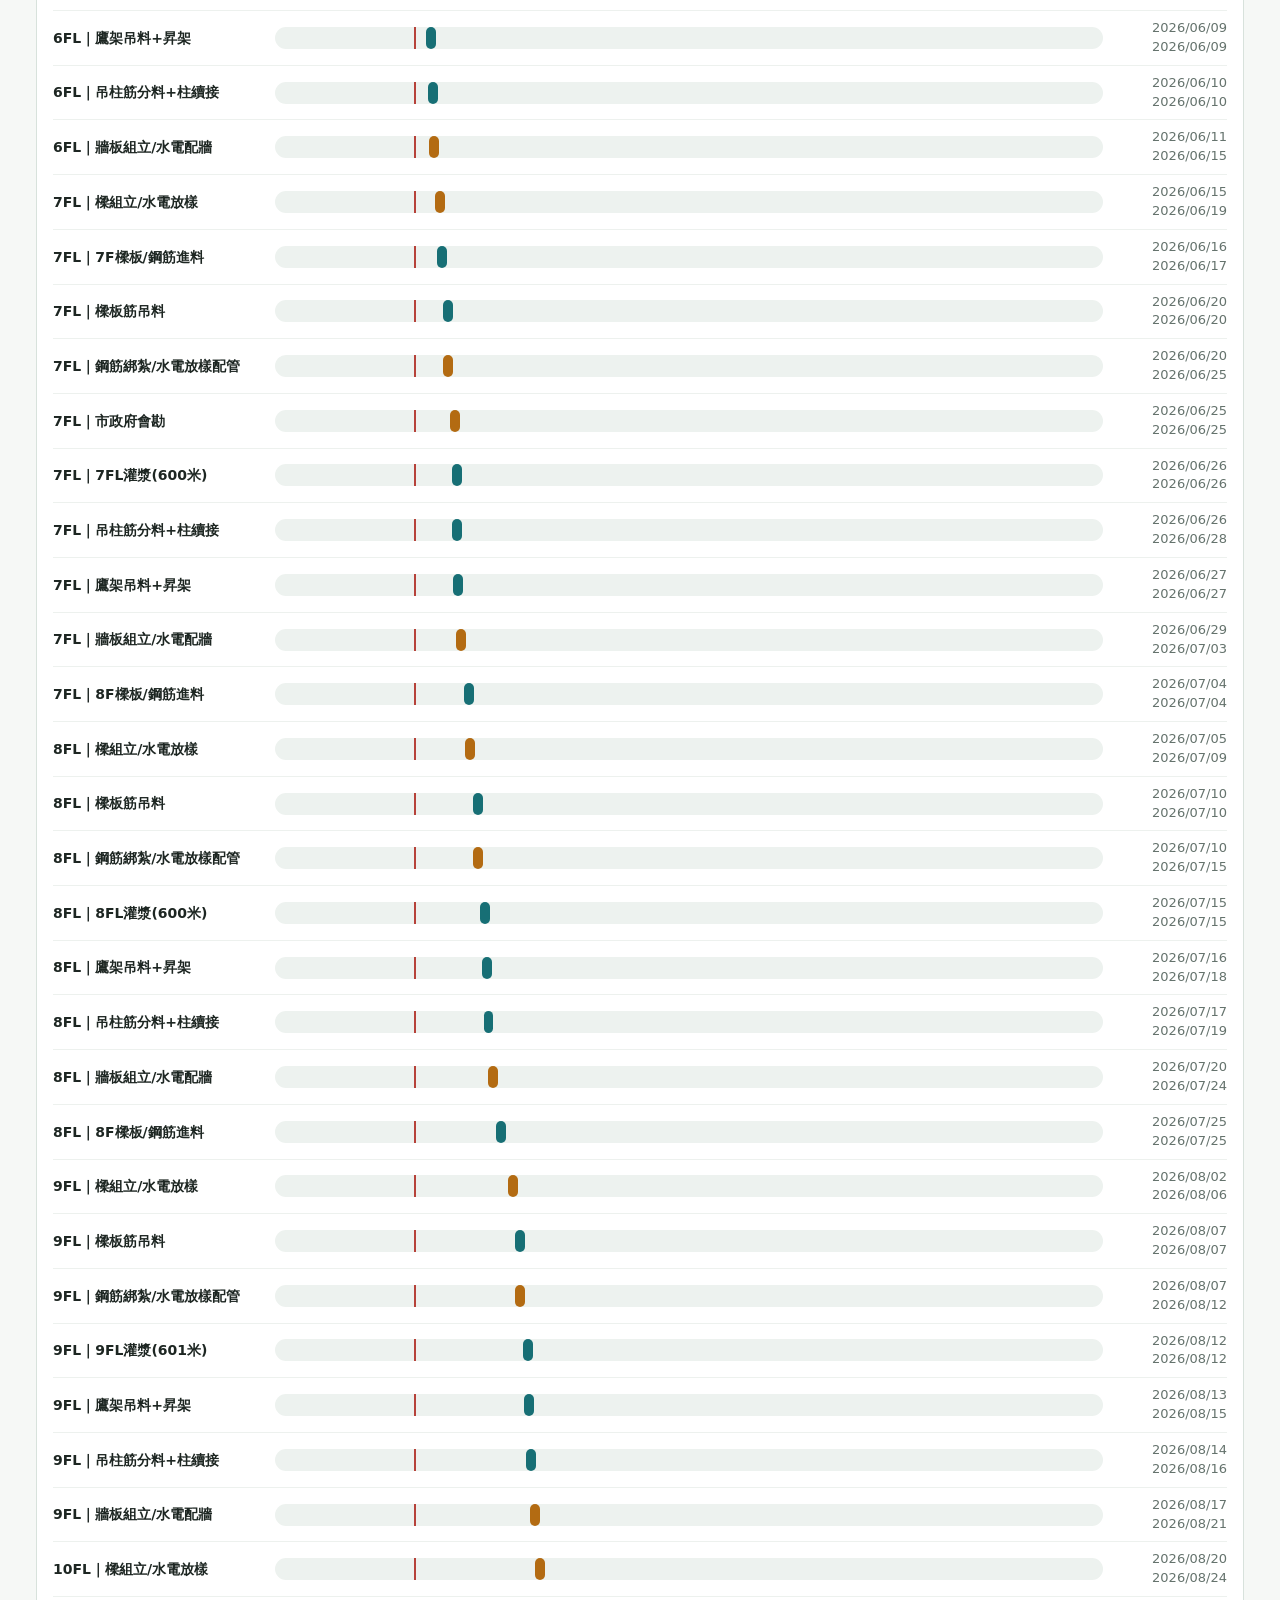
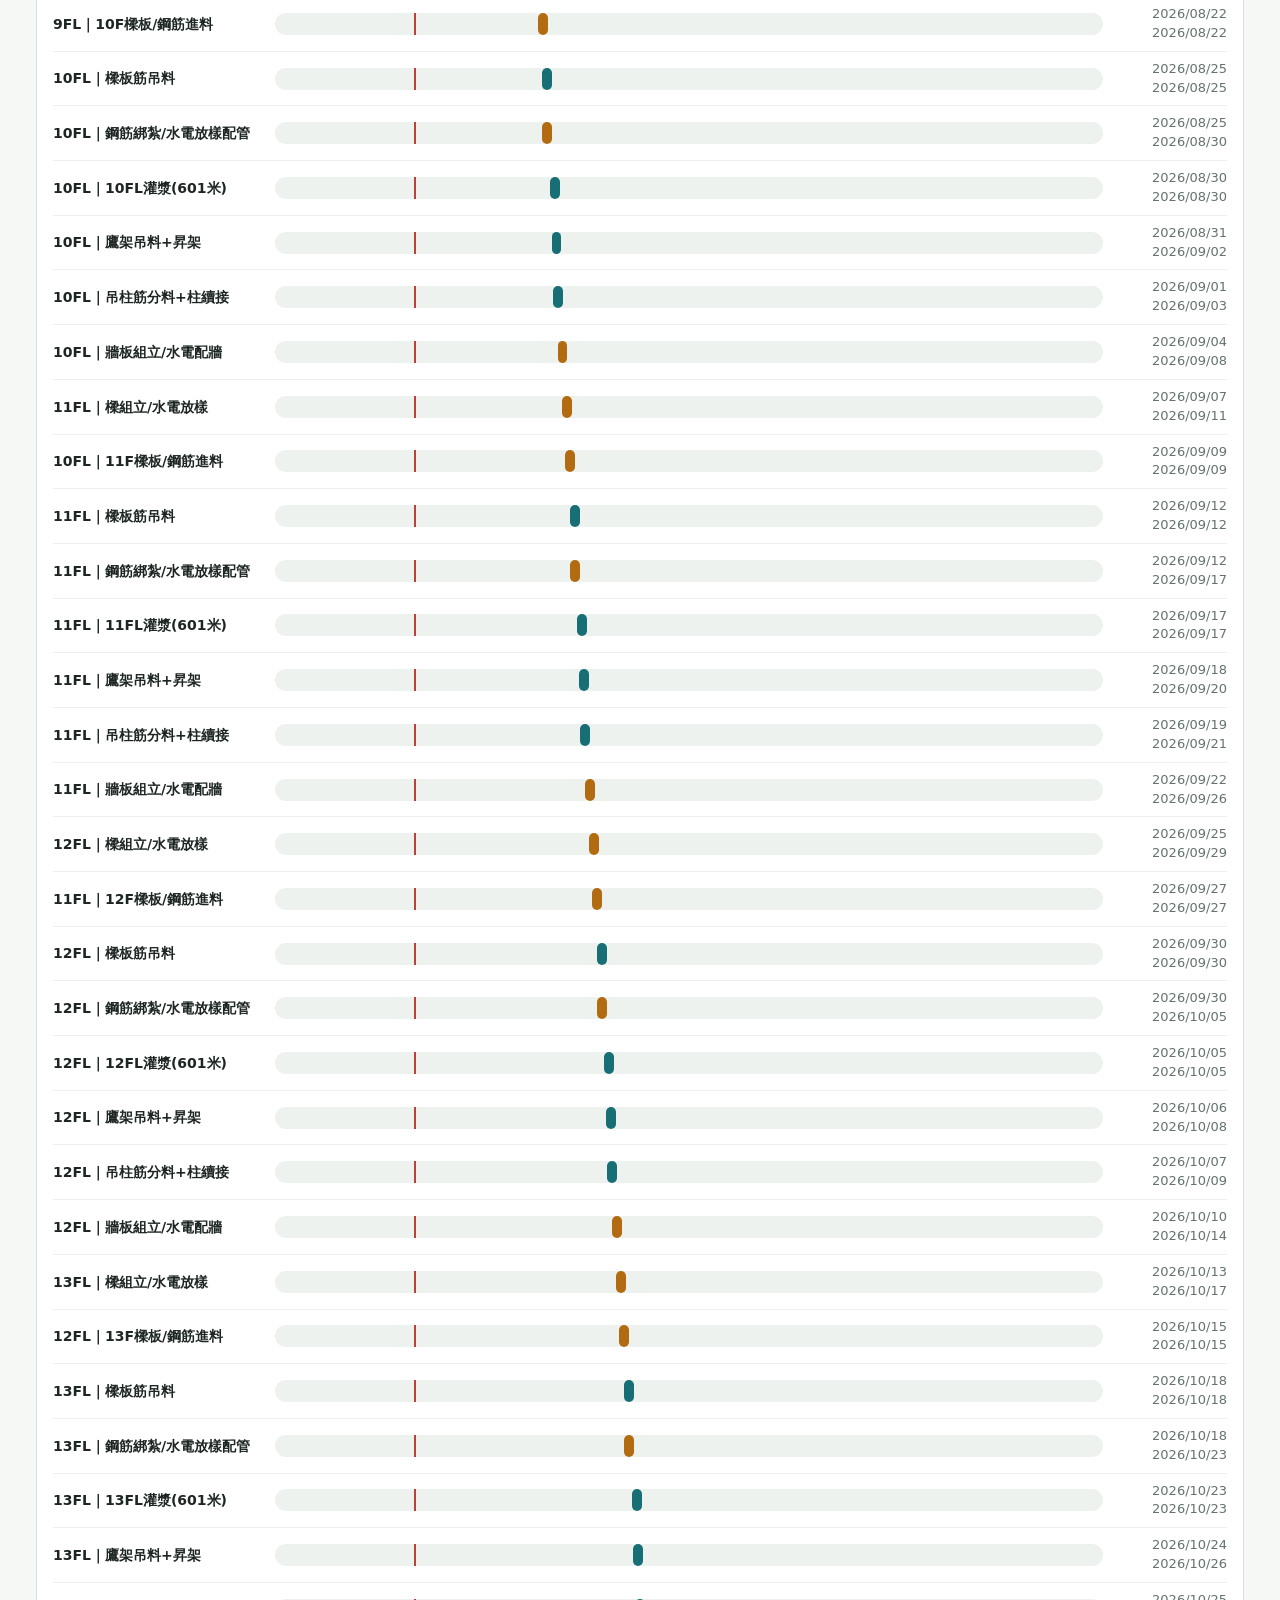
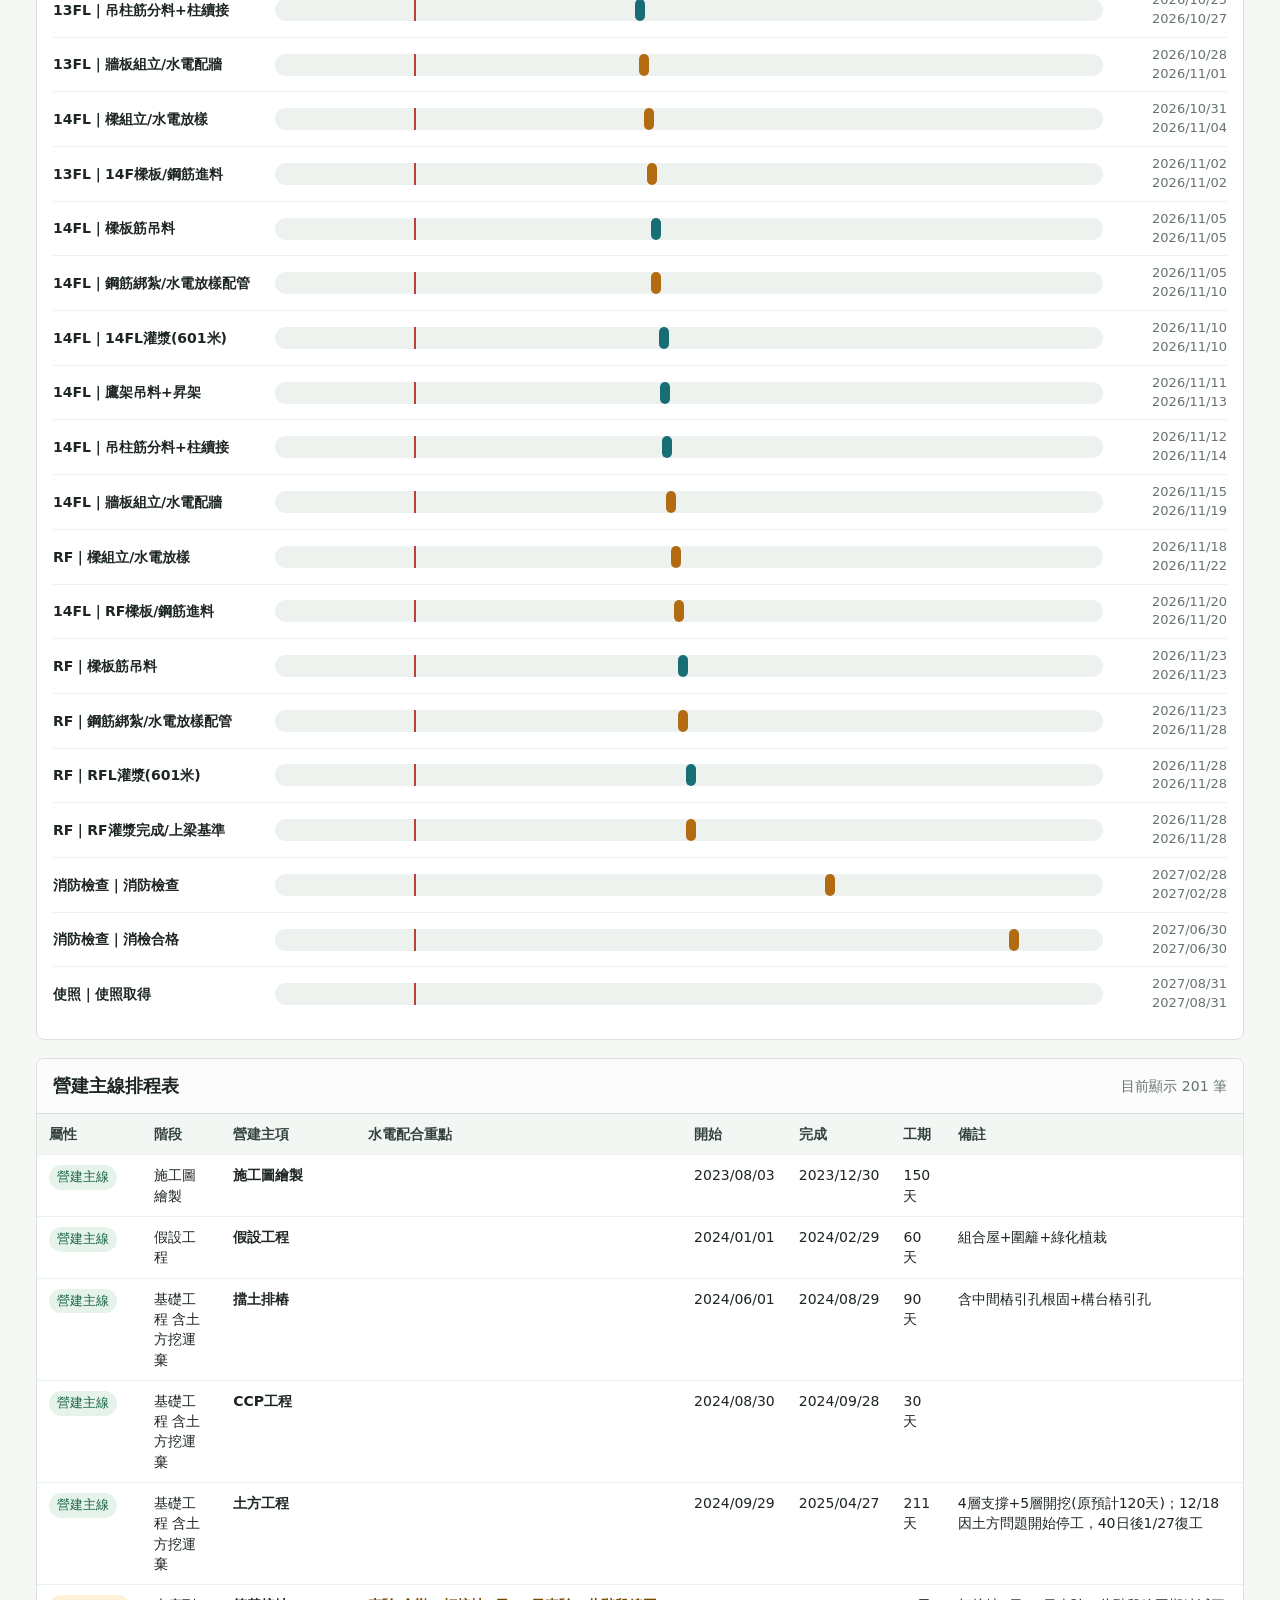
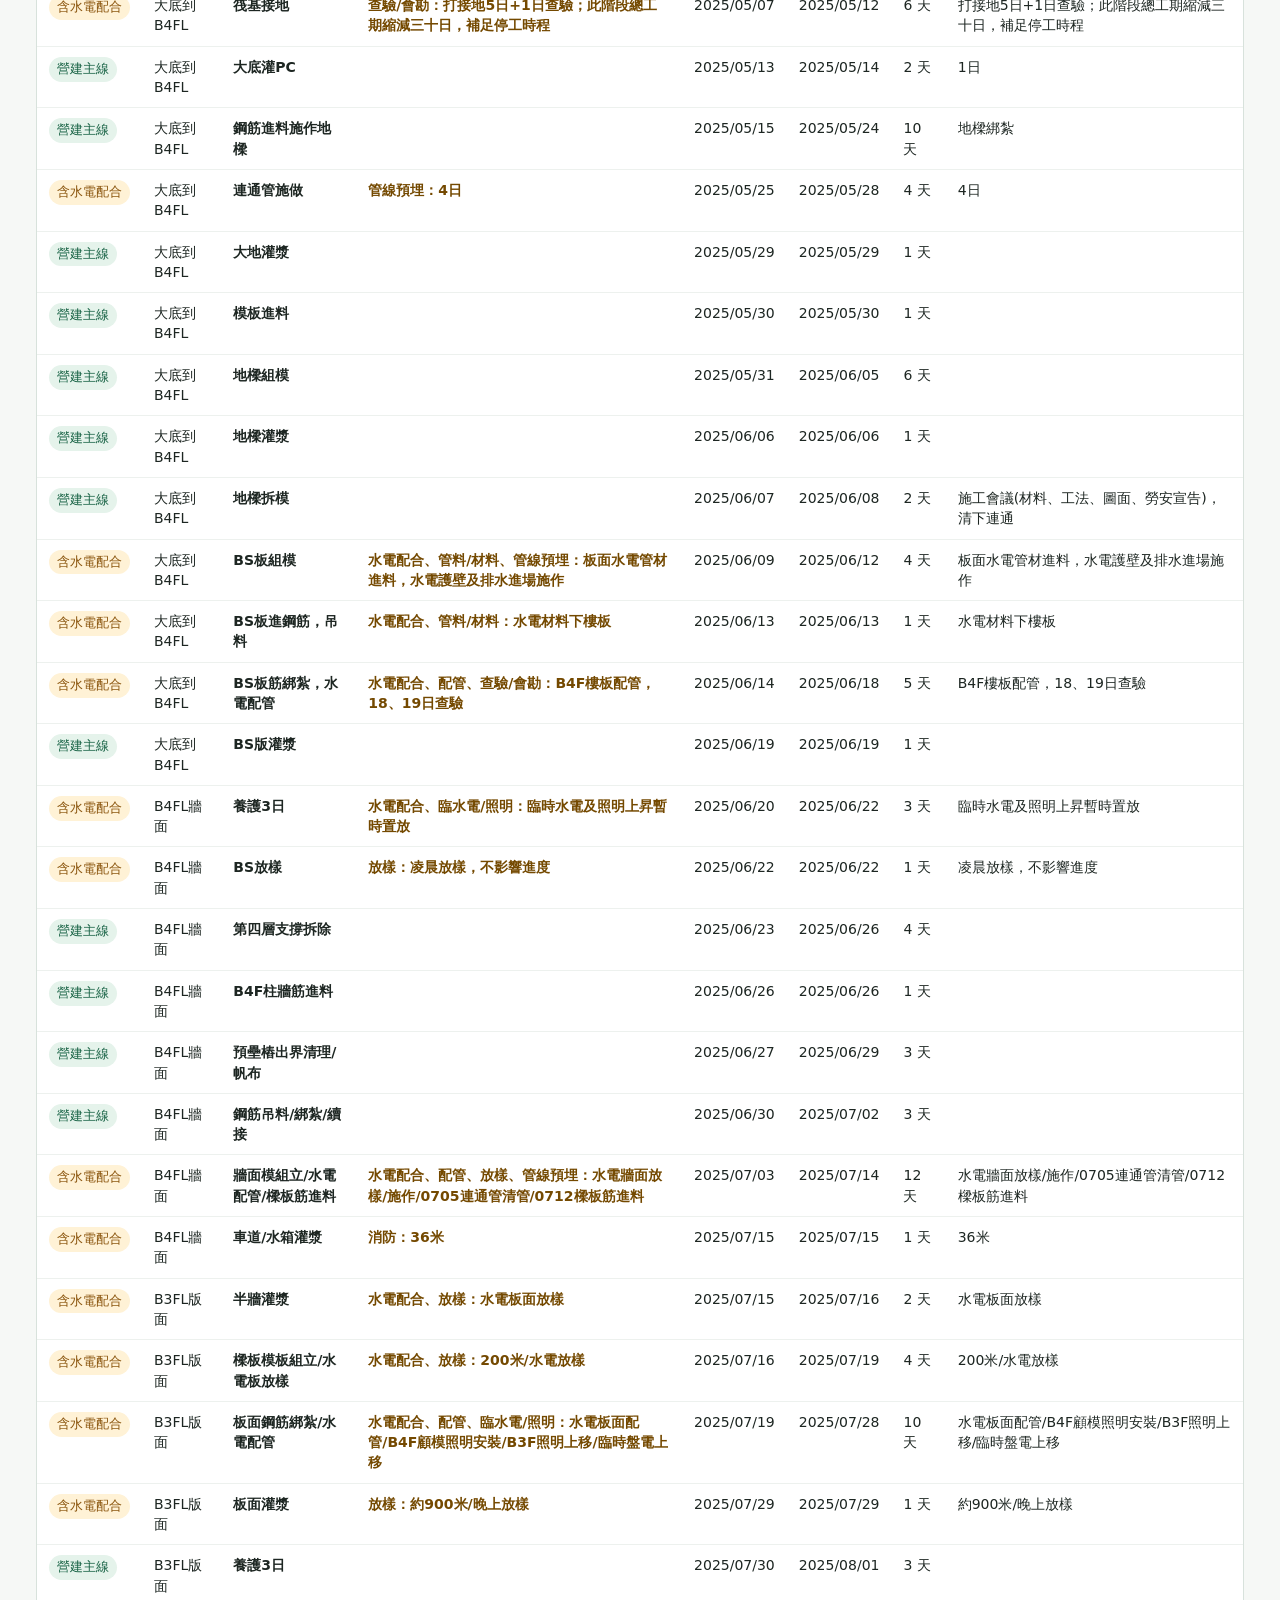
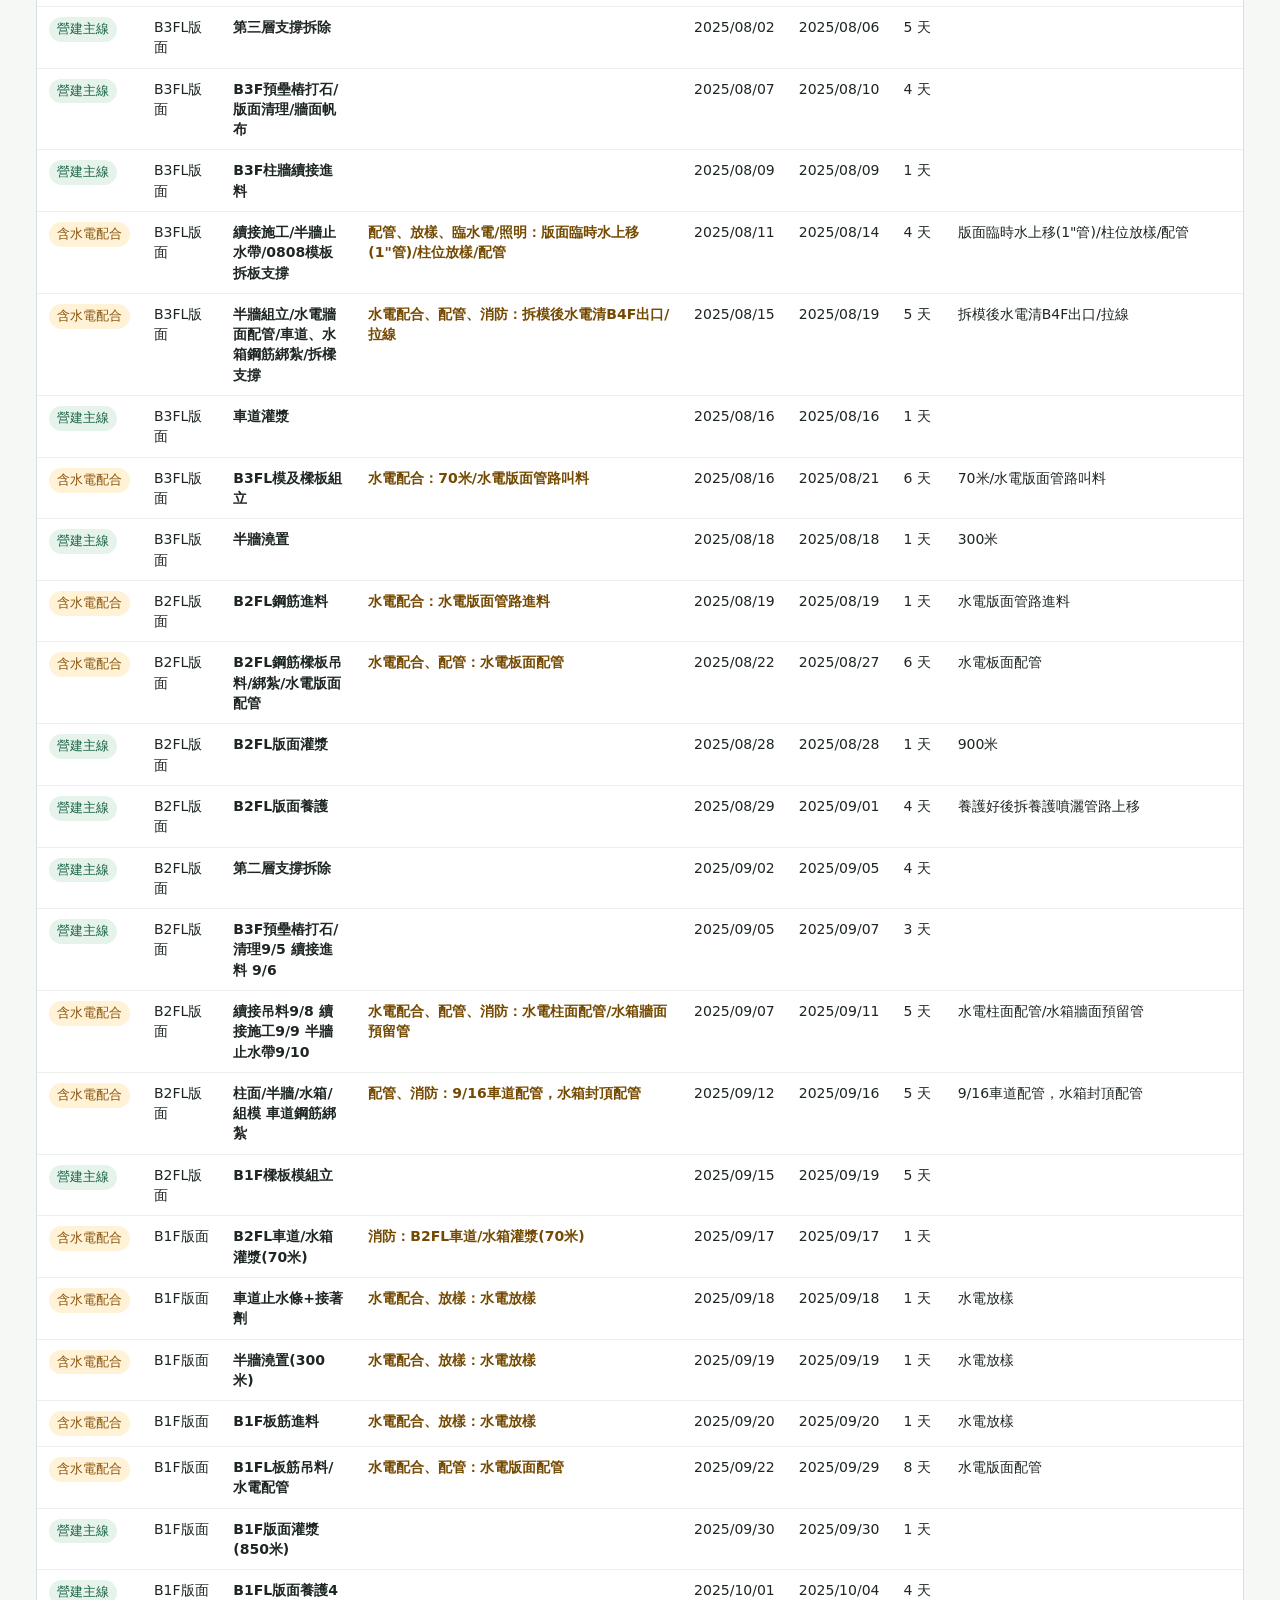
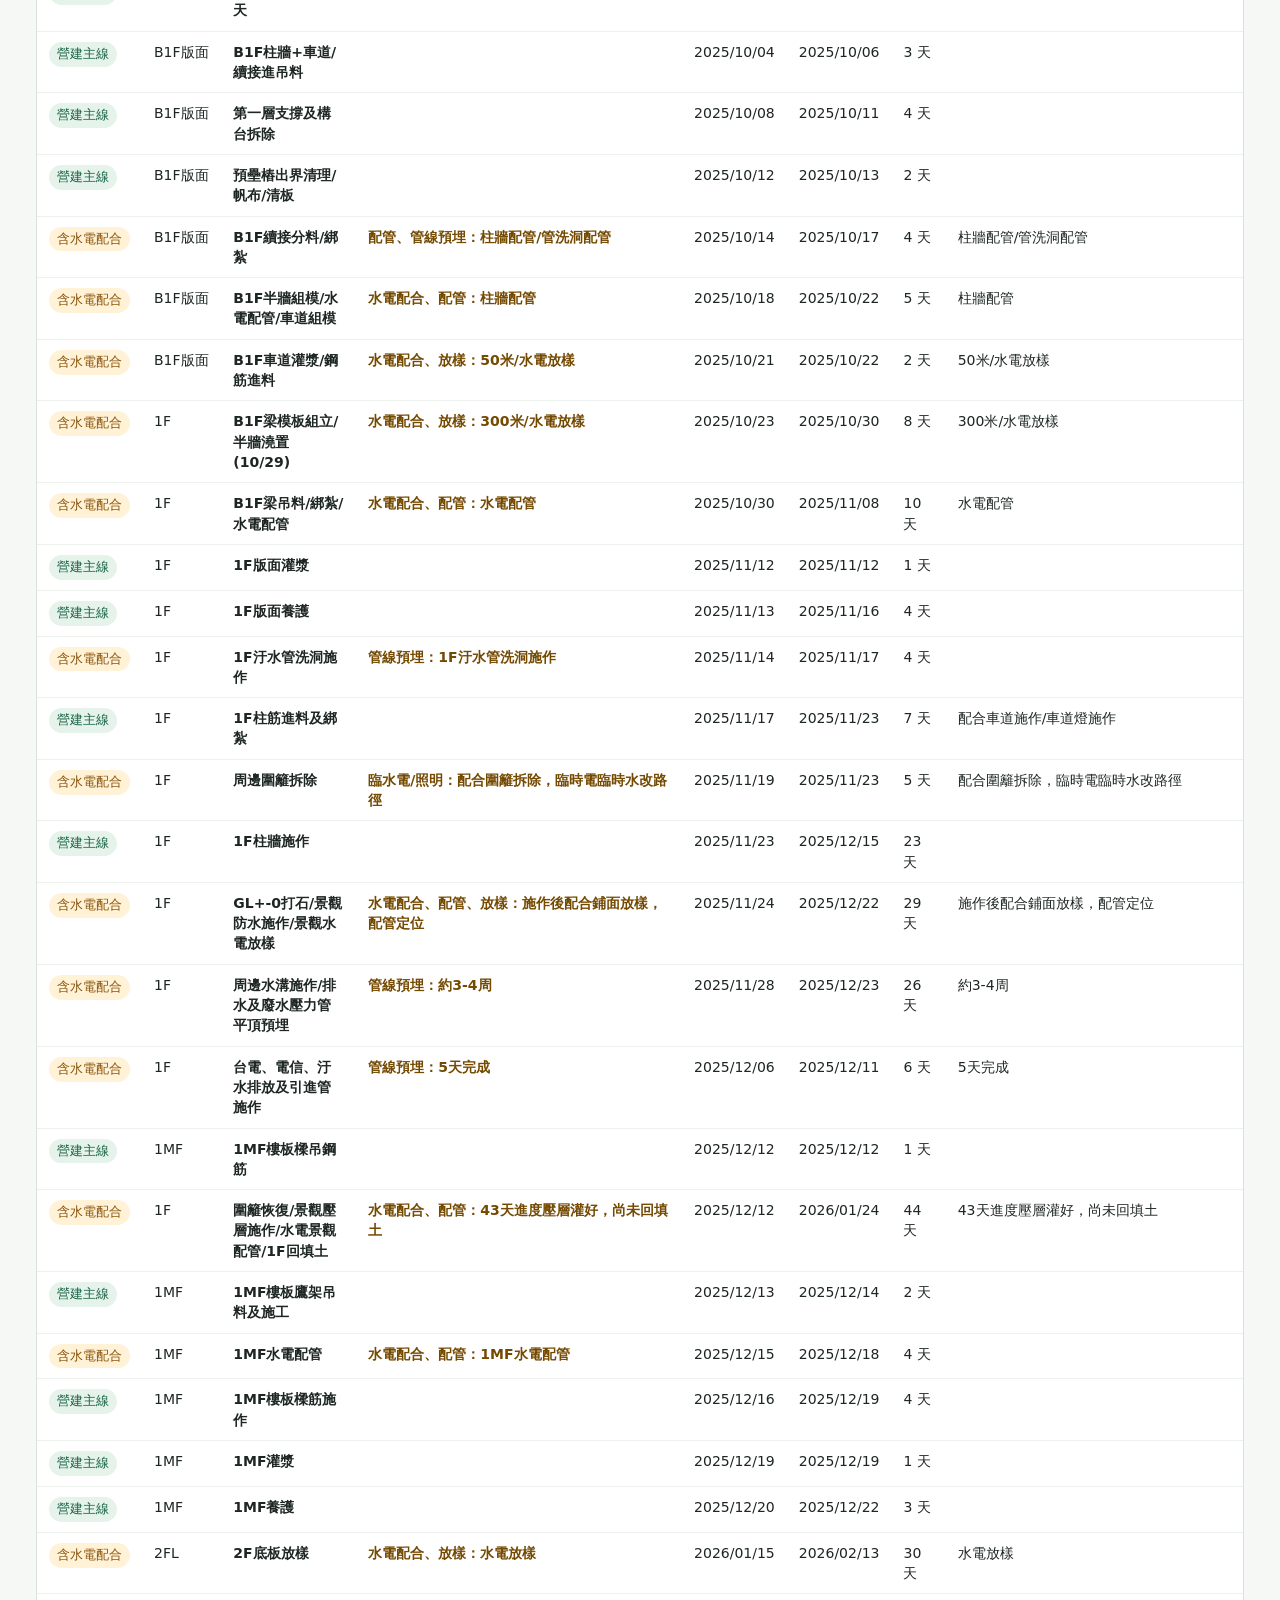
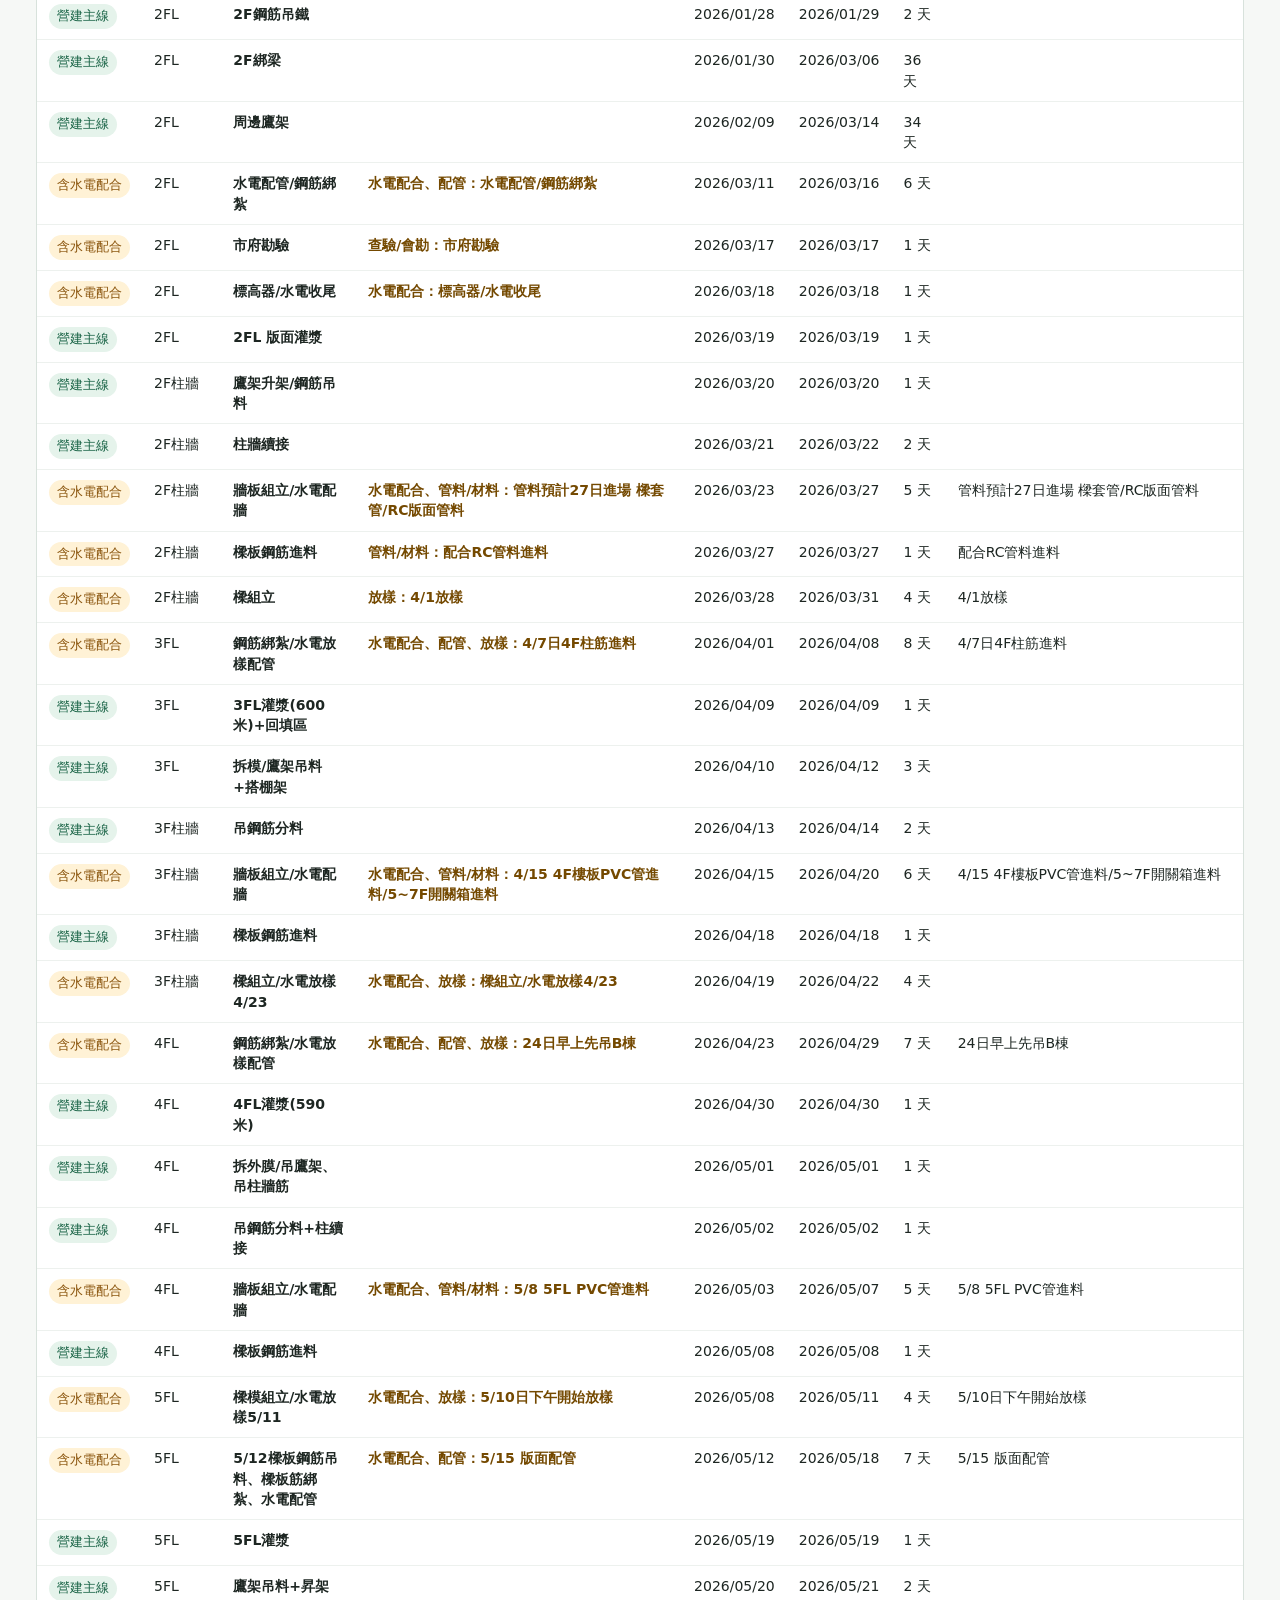
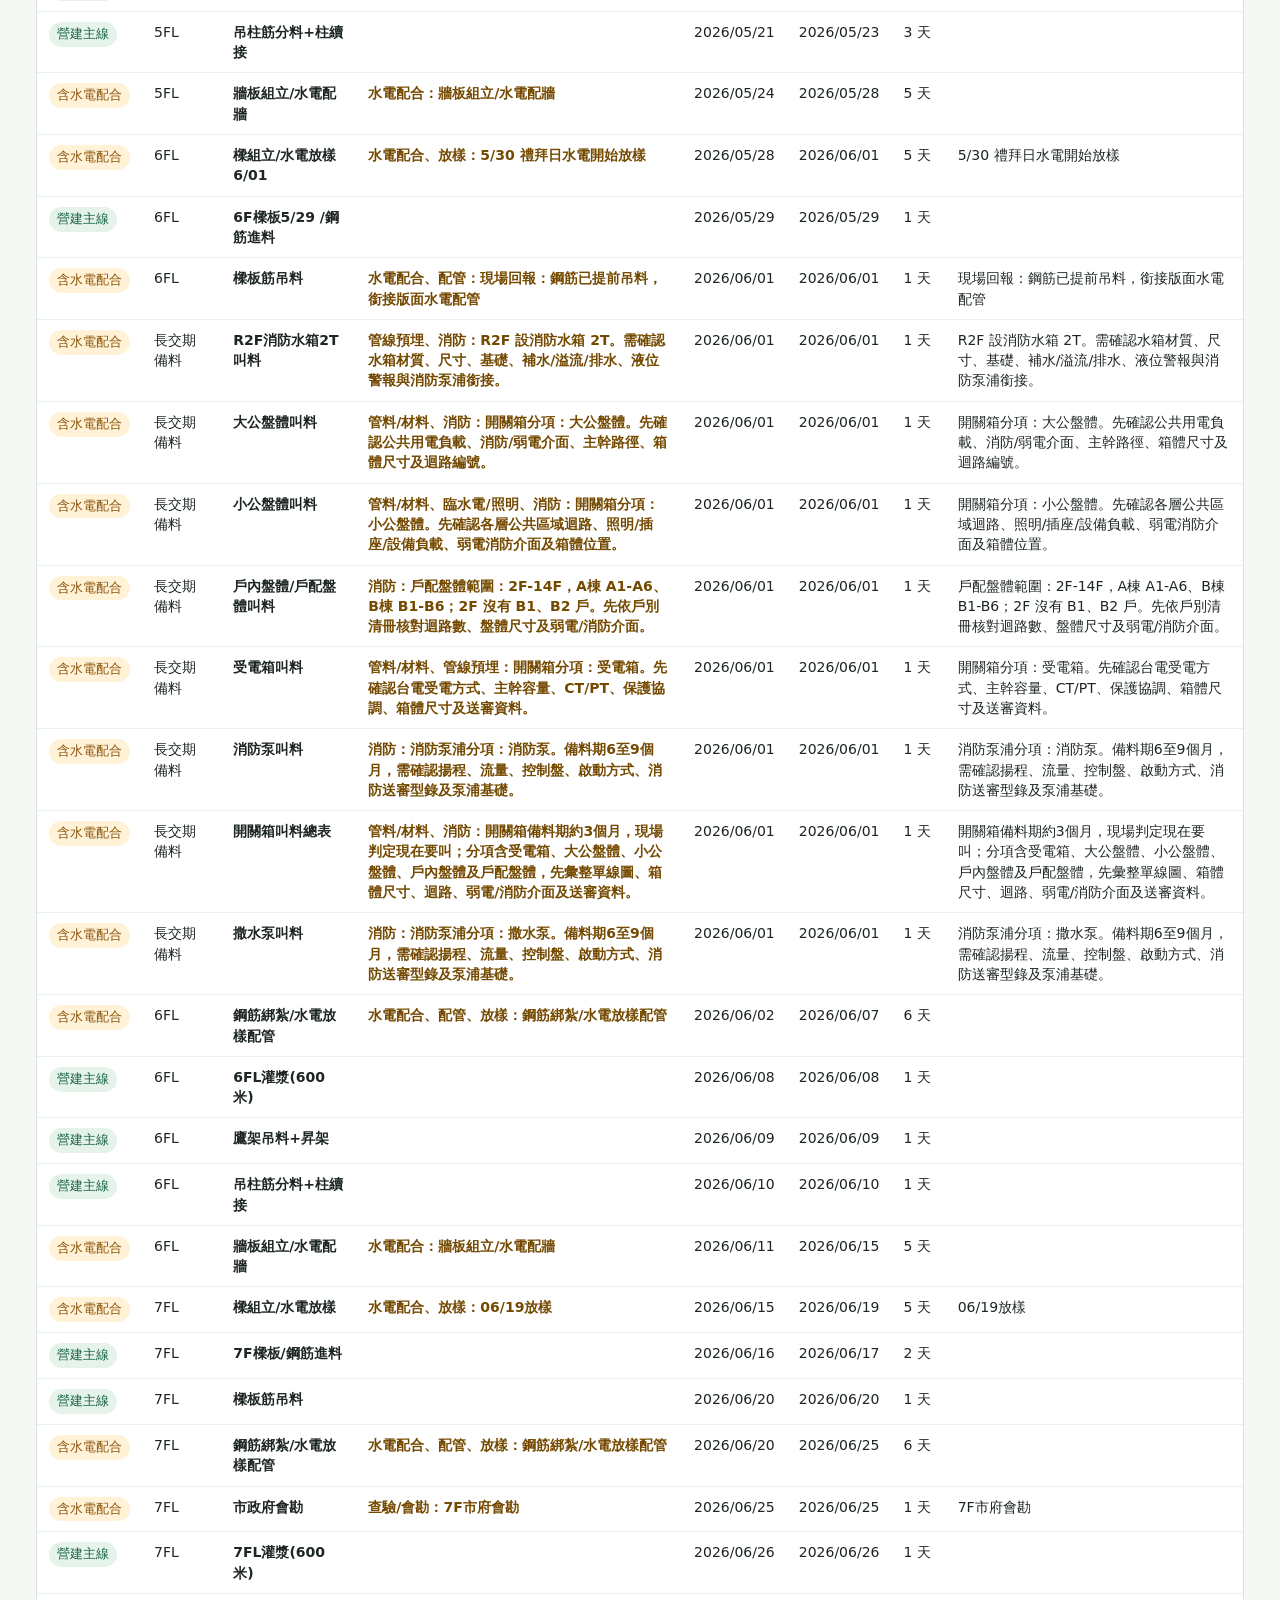
<file: pages/營建水電整合排程.html>
<!doctype html>
<html lang="zh-Hant">
<head>
  <meta charset="utf-8">
  <meta name="viewport" content="width=device-width, initial-scale=1">
  <title>淡水新市鎮營建水電整合排程</title>
  <style>
    :root { --ink:#1d2622; --muted:#65736d; --line:#d8e2dc; --bg:#f6f8f6; --panel:#fff; --green:#1f7a57; --teal:#176f75; --amber:#b36b12; --red:#b6423a; --soft:#edf3ef; --soft-green:#e5f3eb; --soft-amber:#fff2d6; }
    * { box-sizing:border-box; }
    body { margin:0; color:var(--ink); background:var(--bg); font-family:"Microsoft JhengHei","Noto Sans TC",system-ui,sans-serif; line-height:1.45; }
    header { padding:22px clamp(16px,3vw,36px) 16px; background:#fff; border-bottom:1px solid var(--line); }
    .title-row { display:flex; justify-content:space-between; align-items:end; gap:16px; flex-wrap:wrap; }
    h1 { margin:0; font-size:clamp(24px,3vw,34px); letter-spacing:0; }
    .meta { color:var(--muted); font-size:14px; }
    main { padding:20px clamp(16px,3vw,36px) 36px; }
    .summary { display:grid; grid-template-columns:repeat(4,minmax(180px,1fr)); gap:12px; margin-bottom:18px; }
    .metric { background:var(--panel); border:1px solid var(--line); border-radius:8px; padding:14px; min-height:110px; }
    .metric small { display:block; color:var(--muted); margin-bottom:6px; }
    .metric strong { display:block; font-size:21px; line-height:1.25; margin-bottom:7px; }
    .metric span { color:var(--muted); font-size:14px; }
    .toolbar { display:flex; gap:10px; align-items:center; flex-wrap:wrap; margin:18px 0; }
    input, select, button, .nav-link { min-height:38px; border:1px solid var(--line); border-radius:6px; background:#fff; color:var(--ink); padding:8px 10px; font:inherit; }
    input { flex:1; min-width:min(360px,100%); }
    button { cursor:pointer; }
    .nav-link { display:inline-flex; align-items:center; text-decoration:none; }
    button:hover, .nav-link:hover { background:var(--soft); }
    .lead-grid { display:grid; grid-template-columns:repeat(auto-fit,minmax(220px,1fr)); gap:12px; padding:16px; }
    .lead-card { border:1px solid var(--line); border-radius:8px; padding:12px; background:#fff; }
    .lead-card strong { display:block; font-size:16px; margin-bottom:6px; }
    .lead-card span { display:block; color:var(--muted); font-size:13px; }
    .lead-card.alert { border-color:#e1b86d; background:#fff8e8; }
    .lead-card.alert strong { color:#8a540c; }
    section { margin-top:18px; background:var(--panel); border:1px solid var(--line); border-radius:8px; overflow:hidden; }
    .section-head { display:flex; justify-content:space-between; align-items:center; gap:12px; padding:14px 16px; border-bottom:1px solid var(--line); background:#fbfcfb; }
    h2 { margin:0; font-size:18px; letter-spacing:0; }
    .section-head p { margin:0; color:var(--muted); font-size:14px; }
    .timeline { padding:12px 16px 18px; overflow-x:auto; }
    .time-row { display:grid; grid-template-columns:210px minmax(680px,1fr) 112px; gap:12px; align-items:center; min-width:1020px; padding:8px 0; border-bottom:1px solid #edf1ee; }
    .time-row:last-child { border-bottom:0; }
    .task-name { font-weight:700; font-size:14px; }
    .task-date { color:var(--muted); font-size:13px; text-align:right; }
    .bar-track { position:relative; height:22px; background:#edf2ef; border-radius:999px; overflow:hidden; }
    .bar { position:absolute; top:0; bottom:0; min-width:2px; border-radius:999px; background:var(--teal); }
    .bar.mep { background:var(--amber); }
    .today-line { position:absolute; top:-4px; bottom:-4px; width:2px; background:var(--red); }
    .table-wrap { overflow-x:auto; }
    table { width:100%; border-collapse:collapse; min-width:1120px; font-size:14px; }
    th, td { padding:10px 12px; border-bottom:1px solid #edf1ee; text-align:left; vertical-align:top; }
    th { position:sticky; top:0; background:#f3f7f4; color:#34423d; z-index:1; }
    tr:hover td { background:#fbfcfb; }
    .tag { display:inline-flex; min-height:24px; align-items:center; border-radius:999px; padding:3px 8px; font-size:13px; white-space:nowrap; background:var(--soft-green); color:#176244; }
    .tag.mep { background:var(--soft-amber); color:#8a540c; }
    .mep-text { color:#744900; font-weight:700; }
    @media (max-width:900px) { .summary { grid-template-columns:repeat(2,minmax(160px,1fr)); } }
    @media (max-width:560px) { .summary { grid-template-columns:1fr; } .section-head { align-items:flex-start; flex-direction:column; } input,select,button,.nav-link { width:100%; } }
  </style>
</head>
<body>
  <header>
    <div class="title-row">
      <div>
        <h1>淡水新市鎮營建水電整合排程</h1>
        <div class="meta">來源：淡水新市段進度表.xlsx / 工作表：1150602灌漿排程；主表以營建施工節點排序，水電列為配合重點</div>
      </div>
      <div class="meta">基準日：2026/06/01</div>
    </div>
  </header>
  <main>
    <div class="summary" id="summary"></div>
    <div class="toolbar">
      <a class="nav-link" href="缺失追蹤表單.html">缺失追蹤表單</a>
      <a class="nav-link" href="水電進度排程.html">最新水電進度</a>
      <a class="nav-link" href="地下室進度.html">地下室進度</a>
      <a class="nav-link" href="室內裝潢進度.html">室內裝潢進度</a>
      <a class="nav-link" href="五大管線申請進度.html">五大管線申請</a>
      <input id="search" type="search" placeholder="搜尋樓層、營建工項、水電配合、備註">
      <select id="phaseFilter" aria-label="階段篩選"><option value="all">全部階段</option></select>
      <select id="mepFilter" aria-label="水電篩選"><option value="all">全部工項</option><option value="mep">有水電配合</option><option value="main">純營建主線</option></select>
      <button id="reset">清除</button>
    </div>
    <section>
      <div class="section-head"><h2>長交期備料提醒</h2><p>營建排程以結構節點為主，水電設備叫料需前置控管</p></div>
      <div class="lead-grid">
        <div class="lead-card"><strong>發電機</strong><span>備料期 9 個月至 1 年，需提早確認規格、廠牌、容量及送審。</span></div>
        <div class="lead-card"><strong>消防泵浦</strong><span>備料期 6 至 9 個月；分撒水泵、消防泵。另 R2F 設消防水箱 2T，需併同確認水箱基礎、管路、液位警報及泵浦銜接。</span></div>
        <div class="lead-card alert"><strong>開關箱</strong><span>備料期 3 個月，現在要叫；分受電箱、大公盤體、小公盤體、戶內盤體/戶配盤體。戶配盤體：2F-14F，A棟 A1-A6、B棟 B1-B6；2F 無 B1、B2 戶。</span></div>
        <div class="lead-card"><strong>減壓閥</strong><span>備料期 1 至 3 個月，需確認樓層壓力分區與閥件口徑。</span></div>
        <div class="lead-card"><strong>特殊閥類</strong><span>備料期 3 至 9 個月，先確認材質、壓力等級、法蘭規格與替代品。</span></div>
      </div>
    </section>
    <section>
      <div class="section-head"><h2>近期整合甘特視圖</h2><p>顯示 2026/03 至 2027/08，依1150602灌漿排程更新，並納入消檢合格與使照取得</p></div>
      <div class="timeline" id="timeline"></div>
    </section>
    <section>
      <div class="section-head"><h2>營建主線排程表</h2><p id="rowCount"></p></div>
      <div class="table-wrap">
        <table><thead><tr><th>屬性</th><th>階段</th><th>營建主項</th><th>水電配合重點</th><th>開始</th><th>完成</th><th>工期</th><th>備註</th></tr></thead><tbody id="scheduleBody"></tbody></table>
      </div>
    </section>
  </main>
  <script>
    const tasks = [
    {
        "main":  "施工圖繪製",
        "detail":  "施工圖繪製",
        "start":  "2023-08-03",
        "end":  "2023-12-30",
        "days":  150,
        "note":  "",
        "mep":  "",
        "source":  "1150602灌漿排程"
    },
    {
        "main":  "假設工程",
        "detail":  "假設工程",
        "start":  "2024-01-01",
        "end":  "2024-02-29",
        "days":  60,
        "note":  "組合屋+圍籬+綠化植栽",
        "mep":  "",
        "source":  "1150602灌漿排程"
    },
    {
        "main":  "基礎工程 含土方挖運棄",
        "detail":  "擋土排樁",
        "start":  "2024-06-01",
        "end":  "2024-08-29",
        "days":  90,
        "note":  "含中間樁引孔根固+構台樁引孔",
        "mep":  "",
        "source":  "1150602灌漿排程"
    },
    {
        "main":  "基礎工程 含土方挖運棄",
        "detail":  "CCP工程",
        "start":  "2024-08-30",
        "end":  "2024-09-28",
        "days":  30,
        "note":  "",
        "mep":  "",
        "source":  "1150602灌漿排程"
    },
    {
        "main":  "基礎工程 含土方挖運棄",
        "detail":  "土方工程",
        "start":  "2024-09-29",
        "end":  "2025-04-27",
        "days":  211,
        "note":  "4層支撐+5層開挖(原預計120天)；12/18因土方問題開始停工，40日後1/27復工",
        "mep":  "",
        "source":  "1150602灌漿排程"
    },
    {
        "main":  "大底到B4FL",
        "detail":  "筏基接地",
        "start":  "2025-05-07",
        "end":  "2025-05-12",
        "days":  6,
        "note":  "打接地5日+1日查驗；此階段總工期縮減三十日，補足停工時程",
        "mep":  "查驗/會勘：打接地5日+1日查驗；此階段總工期縮減三十日，補足停工時程",
        "source":  "1150602灌漿排程"
    },
    {
        "main":  "大底到B4FL",
        "detail":  "大底灌PC",
        "start":  "2025-05-13",
        "end":  "2025-05-14",
        "days":  2,
        "note":  "1日",
        "mep":  "",
        "source":  "1150602灌漿排程"
    },
    {
        "main":  "大底到B4FL",
        "detail":  "鋼筋進料施作地樑",
        "start":  "2025-05-15",
        "end":  "2025-05-24",
        "days":  10,
        "note":  "地樑綁紮",
        "mep":  "",
        "source":  "1150602灌漿排程"
    },
    {
        "main":  "大底到B4FL",
        "detail":  "連通管施做",
        "start":  "2025-05-25",
        "end":  "2025-05-28",
        "days":  4,
        "note":  "4日",
        "mep":  "管線預埋：4日",
        "source":  "1150602灌漿排程"
    },
    {
        "main":  "大底到B4FL",
        "detail":  "大地灌漿",
        "start":  "2025-05-29",
        "end":  "2025-05-29",
        "days":  1,
        "note":  "",
        "mep":  "",
        "source":  "1150602灌漿排程"
    },
    {
        "main":  "大底到B4FL",
        "detail":  "模板進料",
        "start":  "2025-05-30",
        "end":  "2025-05-30",
        "days":  1,
        "note":  "",
        "mep":  "",
        "source":  "1150602灌漿排程"
    },
    {
        "main":  "大底到B4FL",
        "detail":  "地樑組模",
        "start":  "2025-05-31",
        "end":  "2025-06-05",
        "days":  6,
        "note":  "",
        "mep":  "",
        "source":  "1150602灌漿排程"
    },
    {
        "main":  "大底到B4FL",
        "detail":  "地樑灌漿",
        "start":  "2025-06-06",
        "end":  "2025-06-06",
        "days":  1,
        "note":  "",
        "mep":  "",
        "source":  "1150602灌漿排程"
    },
    {
        "main":  "大底到B4FL",
        "detail":  "地樑拆模",
        "start":  "2025-06-07",
        "end":  "2025-06-08",
        "days":  2,
        "note":  "施工會議(材料、工法、圖面、勞安宣告)，清下連通",
        "mep":  "",
        "source":  "1150602灌漿排程"
    },
    {
        "main":  "大底到B4FL",
        "detail":  "BS板組模",
        "start":  "2025-06-09",
        "end":  "2025-06-12",
        "days":  4,
        "note":  "板面水電管材進料，水電護壁及排水進場施作",
        "mep":  "水電配合、管料/材料、管線預埋：板面水電管材進料，水電護壁及排水進場施作",
        "source":  "1150602灌漿排程"
    },
    {
        "main":  "大底到B4FL",
        "detail":  "BS板進鋼筋，吊料",
        "start":  "2025-06-13",
        "end":  "2025-06-13",
        "days":  1,
        "note":  "水電材料下樓板",
        "mep":  "水電配合、管料/材料：水電材料下樓板",
        "source":  "1150602灌漿排程"
    },
    {
        "main":  "大底到B4FL",
        "detail":  "BS板筋綁紮，水電配管",
        "start":  "2025-06-14",
        "end":  "2025-06-18",
        "days":  5,
        "note":  "B4F樓板配管，18、19日查驗",
        "mep":  "水電配合、配管、查驗/會勘：B4F樓板配管，18、19日查驗",
        "source":  "1150602灌漿排程"
    },
    {
        "main":  "大底到B4FL",
        "detail":  "BS版灌漿",
        "start":  "2025-06-19",
        "end":  "2025-06-19",
        "days":  1,
        "note":  "",
        "mep":  "",
        "source":  "1150602灌漿排程"
    },
    {
        "main":  "B4FL牆面",
        "detail":  "養護3日",
        "start":  "2025-06-20",
        "end":  "2025-06-22",
        "days":  3,
        "note":  "臨時水電及照明上昇暫時置放",
        "mep":  "水電配合、臨水電/照明：臨時水電及照明上昇暫時置放",
        "source":  "1150602灌漿排程"
    },
    {
        "main":  "B4FL牆面",
        "detail":  "BS放樣",
        "start":  "2025-06-22",
        "end":  "2025-06-22",
        "days":  1,
        "note":  "凌晨放樣，不影響進度",
        "mep":  "放樣：凌晨放樣，不影響進度",
        "source":  "1150602灌漿排程"
    },
    {
        "main":  "B4FL牆面",
        "detail":  "第四層支撐拆除",
        "start":  "2025-06-23",
        "end":  "2025-06-26",
        "days":  4,
        "note":  "",
        "mep":  "",
        "source":  "1150602灌漿排程"
    },
    {
        "main":  "B4FL牆面",
        "detail":  "B4F柱牆筋進料",
        "start":  "2025-06-26",
        "end":  "2025-06-26",
        "days":  1,
        "note":  "",
        "mep":  "",
        "source":  "1150602灌漿排程"
    },
    {
        "main":  "B4FL牆面",
        "detail":  "預壘樁出界清理/帆布",
        "start":  "2025-06-27",
        "end":  "2025-06-29",
        "days":  3,
        "note":  "",
        "mep":  "",
        "source":  "1150602灌漿排程"
    },
    {
        "main":  "B4FL牆面",
        "detail":  "鋼筋吊料/綁紮/續接",
        "start":  "2025-06-30",
        "end":  "2025-07-02",
        "days":  3,
        "note":  "",
        "mep":  "",
        "source":  "1150602灌漿排程"
    },
    {
        "main":  "B4FL牆面",
        "detail":  "牆面模組立/水電配管/樑板筋進料",
        "start":  "2025-07-03",
        "end":  "2025-07-14",
        "days":  12,
        "note":  "水電牆面放樣/施作/0705連通管清管/0712樑板筋進料",
        "mep":  "水電配合、配管、放樣、管線預埋：水電牆面放樣/施作/0705連通管清管/0712樑板筋進料",
        "source":  "1150602灌漿排程"
    },
    {
        "main":  "B4FL牆面",
        "detail":  "車道/水箱灌漿",
        "start":  "2025-07-15",
        "end":  "2025-07-15",
        "days":  1,
        "note":  "36米",
        "mep":  "消防：36米",
        "source":  "1150602灌漿排程"
    },
    {
        "main":  "B3FL版面",
        "detail":  "半牆灌漿",
        "start":  "2025-07-15",
        "end":  "2025-07-16",
        "days":  2,
        "note":  "水電板面放樣",
        "mep":  "水電配合、放樣：水電板面放樣",
        "source":  "1150602灌漿排程"
    },
    {
        "main":  "B3FL版面",
        "detail":  "樑板模板組立/水電板放樣",
        "start":  "2025-07-16",
        "end":  "2025-07-19",
        "days":  4,
        "note":  "200米/水電放樣",
        "mep":  "水電配合、放樣：200米/水電放樣",
        "source":  "1150602灌漿排程"
    },
    {
        "main":  "B3FL版面",
        "detail":  "板面鋼筋綁紮/水電配管",
        "start":  "2025-07-19",
        "end":  "2025-07-28",
        "days":  10,
        "note":  "水電板面配管/B4F顧模照明安裝/B3F照明上移/臨時盤電上移",
        "mep":  "水電配合、配管、臨水電/照明：水電板面配管/B4F顧模照明安裝/B3F照明上移/臨時盤電上移",
        "source":  "1150602灌漿排程"
    },
    {
        "main":  "B3FL版面",
        "detail":  "板面灌漿",
        "start":  "2025-07-29",
        "end":  "2025-07-29",
        "days":  1,
        "note":  "約900米/晚上放樣",
        "mep":  "放樣：約900米/晚上放樣",
        "source":  "1150602灌漿排程"
    },
    {
        "main":  "B3FL版面",
        "detail":  "養護3日",
        "start":  "2025-07-30",
        "end":  "2025-08-01",
        "days":  3,
        "note":  "",
        "mep":  "",
        "source":  "1150602灌漿排程"
    },
    {
        "main":  "B3FL版面",
        "detail":  "第三層支撐拆除",
        "start":  "2025-08-02",
        "end":  "2025-08-06",
        "days":  5,
        "note":  "",
        "mep":  "",
        "source":  "1150602灌漿排程"
    },
    {
        "main":  "B3FL版面",
        "detail":  "B3F預壘樁打石/版面清理/牆面帆布",
        "start":  "2025-08-07",
        "end":  "2025-08-10",
        "days":  4,
        "note":  "",
        "mep":  "",
        "source":  "1150602灌漿排程"
    },
    {
        "main":  "B3FL版面",
        "detail":  "B3F柱牆續接進料",
        "start":  "2025-08-09",
        "end":  "2025-08-09",
        "days":  1,
        "note":  "",
        "mep":  "",
        "source":  "1150602灌漿排程"
    },
    {
        "main":  "B3FL版面",
        "detail":  "續接施工/半牆止水帶/0808模板拆板支撐",
        "start":  "2025-08-11",
        "end":  "2025-08-14",
        "days":  4,
        "note":  "版面臨時水上移(1\"管)/柱位放樣/配管",
        "mep":  "配管、放樣、臨水電/照明：版面臨時水上移(1\"管)/柱位放樣/配管",
        "source":  "1150602灌漿排程"
    },
    {
        "main":  "B3FL版面",
        "detail":  "半牆組立/水電牆面配管/車道、水箱鋼筋綁紮/拆樑支撐",
        "start":  "2025-08-15",
        "end":  "2025-08-19",
        "days":  5,
        "note":  "拆模後水電清B4F出口/拉線",
        "mep":  "水電配合、配管、消防：拆模後水電清B4F出口/拉線",
        "source":  "1150602灌漿排程"
    },
    {
        "main":  "B3FL版面",
        "detail":  "車道灌漿",
        "start":  "2025-08-16",
        "end":  "2025-08-16",
        "days":  1,
        "note":  "",
        "mep":  "",
        "source":  "1150602灌漿排程"
    },
    {
        "main":  "B3FL版面",
        "detail":  "B3FL模及樑板組立",
        "start":  "2025-08-16",
        "end":  "2025-08-21",
        "days":  6,
        "note":  "70米/水電版面管路叫料",
        "mep":  "水電配合：70米/水電版面管路叫料",
        "source":  "1150602灌漿排程"
    },
    {
        "main":  "B3FL版面",
        "detail":  "半牆澆置",
        "start":  "2025-08-18",
        "end":  "2025-08-18",
        "days":  1,
        "note":  "300米",
        "mep":  "",
        "source":  "1150602灌漿排程"
    },
    {
        "main":  "B2FL版面",
        "detail":  "B2FL鋼筋進料",
        "start":  "2025-08-19",
        "end":  "2025-08-19",
        "days":  1,
        "note":  "水電版面管路進料",
        "mep":  "水電配合：水電版面管路進料",
        "source":  "1150602灌漿排程"
    },
    {
        "main":  "B2FL版面",
        "detail":  "B2FL鋼筋樑板吊料/綁紮/水電版面配管",
        "start":  "2025-08-22",
        "end":  "2025-08-27",
        "days":  6,
        "note":  "水電板面配管",
        "mep":  "水電配合、配管：水電板面配管",
        "source":  "1150602灌漿排程"
    },
    {
        "main":  "B2FL版面",
        "detail":  "B2FL版面灌漿",
        "start":  "2025-08-28",
        "end":  "2025-08-28",
        "days":  1,
        "note":  "900米",
        "mep":  "",
        "source":  "1150602灌漿排程"
    },
    {
        "main":  "B2FL版面",
        "detail":  "B2FL版面養護",
        "start":  "2025-08-29",
        "end":  "2025-09-01",
        "days":  4,
        "note":  "養護好後拆養護噴灑管路上移",
        "mep":  "",
        "source":  "1150602灌漿排程"
    },
    {
        "main":  "B2FL版面",
        "detail":  "第二層支撐拆除",
        "start":  "2025-09-02",
        "end":  "2025-09-05",
        "days":  4,
        "note":  "",
        "mep":  "",
        "source":  "1150602灌漿排程"
    },
    {
        "main":  "B2FL版面",
        "detail":  "B3F預壘樁打石/清理9/5   續接進料 9/6",
        "start":  "2025-09-05",
        "end":  "2025-09-07",
        "days":  3,
        "note":  "",
        "mep":  "",
        "source":  "1150602灌漿排程"
    },
    {
        "main":  "B2FL版面",
        "detail":  "續接吊料9/8 續接施工9/9     半牆止水帶9/10",
        "start":  "2025-09-07",
        "end":  "2025-09-11",
        "days":  5,
        "note":  "水電柱面配管/水箱牆面預留管",
        "mep":  "水電配合、配管、消防：水電柱面配管/水箱牆面預留管",
        "source":  "1150602灌漿排程"
    },
    {
        "main":  "B2FL版面",
        "detail":  "柱面/半牆/水箱/組模    車道鋼筋綁紮",
        "start":  "2025-09-12",
        "end":  "2025-09-16",
        "days":  5,
        "note":  "9/16車道配管，水箱封頂配管",
        "mep":  "配管、消防：9/16車道配管，水箱封頂配管",
        "source":  "1150602灌漿排程"
    },
    {
        "main":  "B2FL版面",
        "detail":  "B1F樑板模組立",
        "start":  "2025-09-15",
        "end":  "2025-09-19",
        "days":  5,
        "note":  "",
        "mep":  "",
        "source":  "1150602灌漿排程"
    },
    {
        "main":  "B1F版面",
        "detail":  "B2FL車道/水箱灌漿(70米)",
        "start":  "2025-09-17",
        "end":  "2025-09-17",
        "days":  1,
        "note":  "",
        "mep":  "消防：B2FL車道/水箱灌漿(70米)",
        "source":  "1150602灌漿排程"
    },
    {
        "main":  "B1F版面",
        "detail":  "車道止水條+接著劑",
        "start":  "2025-09-18",
        "end":  "2025-09-18",
        "days":  1,
        "note":  "水電放樣",
        "mep":  "水電配合、放樣：水電放樣",
        "source":  "1150602灌漿排程"
    },
    {
        "main":  "B1F版面",
        "detail":  "半牆澆置(300米)",
        "start":  "2025-09-19",
        "end":  "2025-09-19",
        "days":  1,
        "note":  "水電放樣",
        "mep":  "水電配合、放樣：水電放樣",
        "source":  "1150602灌漿排程"
    },
    {
        "main":  "B1F版面",
        "detail":  "B1F板筋進料",
        "start":  "2025-09-20",
        "end":  "2025-09-20",
        "days":  1,
        "note":  "水電放樣",
        "mep":  "水電配合、放樣：水電放樣",
        "source":  "1150602灌漿排程"
    },
    {
        "main":  "B1F版面",
        "detail":  "B1FL板筋吊料/水電配管",
        "start":  "2025-09-22",
        "end":  "2025-09-29",
        "days":  8,
        "note":  "水電版面配管",
        "mep":  "水電配合、配管：水電版面配管",
        "source":  "1150602灌漿排程"
    },
    {
        "main":  "B1F版面",
        "detail":  "B1F版面灌漿(850米)",
        "start":  "2025-09-30",
        "end":  "2025-09-30",
        "days":  1,
        "note":  "",
        "mep":  "",
        "source":  "1150602灌漿排程"
    },
    {
        "main":  "B1F版面",
        "detail":  "B1FL版面養護4天",
        "start":  "2025-10-01",
        "end":  "2025-10-04",
        "days":  4,
        "note":  "",
        "mep":  "",
        "source":  "1150602灌漿排程"
    },
    {
        "main":  "B1F版面",
        "detail":  "B1F柱牆+車道/續接進吊料",
        "start":  "2025-10-04",
        "end":  "2025-10-06",
        "days":  3,
        "note":  "",
        "mep":  "",
        "source":  "1150602灌漿排程"
    },
    {
        "main":  "B1F版面",
        "detail":  "第一層支撐及構台拆除",
        "start":  "2025-10-08",
        "end":  "2025-10-11",
        "days":  4,
        "note":  "",
        "mep":  "",
        "source":  "1150602灌漿排程"
    },
    {
        "main":  "B1F版面",
        "detail":  "預壘樁出界清理/帆布/清板",
        "start":  "2025-10-12",
        "end":  "2025-10-13",
        "days":  2,
        "note":  "",
        "mep":  "",
        "source":  "1150602灌漿排程"
    },
    {
        "main":  "B1F版面",
        "detail":  "B1F續接分料/綁紮",
        "start":  "2025-10-14",
        "end":  "2025-10-17",
        "days":  4,
        "note":  "柱牆配管/管洗洞配管",
        "mep":  "配管、管線預埋：柱牆配管/管洗洞配管",
        "source":  "1150602灌漿排程"
    },
    {
        "main":  "B1F版面",
        "detail":  "B1F半牆組模/水電配管/車道組模",
        "start":  "2025-10-18",
        "end":  "2025-10-22",
        "days":  5,
        "note":  "柱牆配管",
        "mep":  "水電配合、配管：柱牆配管",
        "source":  "1150602灌漿排程"
    },
    {
        "main":  "B1F版面",
        "detail":  "B1F車道灌漿/鋼筋進料",
        "start":  "2025-10-21",
        "end":  "2025-10-22",
        "days":  2,
        "note":  "50米/水電放樣",
        "mep":  "水電配合、放樣：50米/水電放樣",
        "source":  "1150602灌漿排程"
    },
    {
        "main":  "1F",
        "detail":  "B1F梁模板組立/         半牆澆置(10/29)",
        "start":  "2025-10-23",
        "end":  "2025-10-30",
        "days":  8,
        "note":  "300米/水電放樣",
        "mep":  "水電配合、放樣：300米/水電放樣",
        "source":  "1150602灌漿排程"
    },
    {
        "main":  "1F",
        "detail":  "B1F梁吊料/綁紮/水電配管",
        "start":  "2025-10-30",
        "end":  "2025-11-08",
        "days":  10,
        "note":  "水電配管",
        "mep":  "水電配合、配管：水電配管",
        "source":  "1150602灌漿排程"
    },
    {
        "main":  "1F",
        "detail":  "1F版面灌漿",
        "start":  "2025-11-12",
        "end":  "2025-11-12",
        "days":  1,
        "note":  "",
        "mep":  "",
        "source":  "1150602灌漿排程"
    },
    {
        "main":  "1F",
        "detail":  "1F版面養護",
        "start":  "2025-11-13",
        "end":  "2025-11-16",
        "days":  4,
        "note":  "",
        "mep":  "",
        "source":  "1150602灌漿排程"
    },
    {
        "main":  "1F",
        "detail":  "1F汙水管洗洞施作",
        "start":  "2025-11-14",
        "end":  "2025-11-17",
        "days":  4,
        "note":  "",
        "mep":  "管線預埋：1F汙水管洗洞施作",
        "source":  "1150602灌漿排程"
    },
    {
        "main":  "1F",
        "detail":  "1F柱筋進料及綁紮",
        "start":  "2025-11-17",
        "end":  "2025-11-23",
        "days":  7,
        "note":  "配合車道施作/車道燈施作",
        "mep":  "",
        "source":  "1150602灌漿排程"
    },
    {
        "main":  "1F",
        "detail":  "周邊圍籬拆除",
        "start":  "2025-11-19",
        "end":  "2025-11-23",
        "days":  5,
        "note":  "配合圍籬拆除，臨時電臨時水改路徑",
        "mep":  "臨水電/照明：配合圍籬拆除，臨時電臨時水改路徑",
        "source":  "1150602灌漿排程"
    },
    {
        "main":  "1F",
        "detail":  "1F柱牆施作",
        "start":  "2025-11-23",
        "end":  "2025-12-15",
        "days":  23,
        "note":  "",
        "mep":  "",
        "source":  "1150602灌漿排程"
    },
    {
        "main":  "1F",
        "detail":  "GL+-0打石/景觀防水施作/景觀水電放樣",
        "start":  "2025-11-24",
        "end":  "2025-12-22",
        "days":  29,
        "note":  "施作後配合鋪面放樣，配管定位",
        "mep":  "水電配合、配管、放樣：施作後配合鋪面放樣，配管定位",
        "source":  "1150602灌漿排程"
    },
    {
        "main":  "1F",
        "detail":  "周邊水溝施作/排水及廢水壓力管平頂預埋",
        "start":  "2025-11-28",
        "end":  "2025-12-23",
        "days":  26,
        "note":  "約3-4周",
        "mep":  "管線預埋：約3-4周",
        "source":  "1150602灌漿排程"
    },
    {
        "main":  "1F",
        "detail":  "台電、電信、汙水排放及引進管施作",
        "start":  "2025-12-06",
        "end":  "2025-12-11",
        "days":  6,
        "note":  "5天完成",
        "mep":  "管線預埋：5天完成",
        "source":  "1150602灌漿排程"
    },
    {
        "main":  "1MF",
        "detail":  "1MF樓板樑吊鋼筋",
        "start":  "2025-12-12",
        "end":  "2025-12-12",
        "days":  1,
        "note":  "",
        "mep":  "",
        "source":  "1150602灌漿排程"
    },
    {
        "main":  "1F",
        "detail":  "圍籬恢復/景觀壓層施作/水電景觀配管/1F回填土",
        "start":  "2025-12-12",
        "end":  "2026-01-24",
        "days":  44,
        "note":  "43天進度壓層灌好，尚未回填土",
        "mep":  "水電配合、配管：43天進度壓層灌好，尚未回填土",
        "source":  "1150602灌漿排程"
    },
    {
        "main":  "1MF",
        "detail":  "1MF樓板鷹架吊料及施工",
        "start":  "2025-12-13",
        "end":  "2025-12-14",
        "days":  2,
        "note":  "",
        "mep":  "",
        "source":  "1150602灌漿排程"
    },
    {
        "main":  "1MF",
        "detail":  "1MF水電配管",
        "start":  "2025-12-15",
        "end":  "2025-12-18",
        "days":  4,
        "note":  "",
        "mep":  "水電配合、配管：1MF水電配管",
        "source":  "1150602灌漿排程"
    },
    {
        "main":  "1MF",
        "detail":  "1MF樓板樑筋施作",
        "start":  "2025-12-16",
        "end":  "2025-12-19",
        "days":  4,
        "note":  "",
        "mep":  "",
        "source":  "1150602灌漿排程"
    },
    {
        "main":  "1MF",
        "detail":  "1MF灌漿",
        "start":  "2025-12-19",
        "end":  "2025-12-19",
        "days":  1,
        "note":  "",
        "mep":  "",
        "source":  "1150602灌漿排程"
    },
    {
        "main":  "1MF",
        "detail":  "1MF養護",
        "start":  "2025-12-20",
        "end":  "2025-12-22",
        "days":  3,
        "note":  "",
        "mep":  "",
        "source":  "1150602灌漿排程"
    },
    {
        "main":  "2FL",
        "detail":  "2F底板放樣",
        "start":  "2026-01-15",
        "end":  "2026-02-13",
        "days":  30,
        "note":  "水電放樣",
        "mep":  "水電配合、放樣：水電放樣",
        "source":  "1150602灌漿排程"
    },
    {
        "main":  "2FL",
        "detail":  "2F鋼筋吊鐵",
        "start":  "2026-01-28",
        "end":  "2026-01-29",
        "days":  2,
        "note":  "",
        "mep":  "",
        "source":  "1150602灌漿排程"
    },
    {
        "main":  "2FL",
        "detail":  "2F綁梁",
        "start":  "2026-01-30",
        "end":  "2026-03-06",
        "days":  36,
        "note":  "",
        "mep":  "",
        "source":  "1150602灌漿排程"
    },
    {
        "main":  "2FL",
        "detail":  "周邊鷹架",
        "start":  "2026-02-09",
        "end":  "2026-03-14",
        "days":  34,
        "note":  "",
        "mep":  "",
        "source":  "1150602灌漿排程"
    },
    {
        "main":  "2FL",
        "detail":  "水電配管/鋼筋綁紮",
        "start":  "2026-03-11",
        "end":  "2026-03-16",
        "days":  6,
        "note":  "",
        "mep":  "水電配合、配管：水電配管/鋼筋綁紮",
        "source":  "1150602灌漿排程"
    },
    {
        "main":  "2FL",
        "detail":  "市府勘驗",
        "start":  "2026-03-17",
        "end":  "2026-03-17",
        "days":  1,
        "note":  "",
        "mep":  "查驗/會勘：市府勘驗",
        "source":  "1150602灌漿排程"
    },
    {
        "main":  "2FL",
        "detail":  "標高器/水電收尾",
        "start":  "2026-03-18",
        "end":  "2026-03-18",
        "days":  1,
        "note":  "",
        "mep":  "水電配合：標高器/水電收尾",
        "source":  "1150602灌漿排程"
    },
    {
        "main":  "2FL",
        "detail":  "2FL 版面灌漿",
        "start":  "2026-03-19",
        "end":  "2026-03-19",
        "days":  1,
        "note":  "",
        "mep":  "",
        "source":  "1150602灌漿排程"
    },
    {
        "main":  "2F柱牆",
        "detail":  "鷹架升架/鋼筋吊料",
        "start":  "2026-03-20",
        "end":  "2026-03-20",
        "days":  1,
        "note":  "",
        "mep":  "",
        "source":  "1150602灌漿排程"
    },
    {
        "main":  "2F柱牆",
        "detail":  "柱牆續接",
        "start":  "2026-03-21",
        "end":  "2026-03-22",
        "days":  2,
        "note":  "",
        "mep":  "",
        "source":  "1150602灌漿排程"
    },
    {
        "main":  "2F柱牆",
        "detail":  "牆板組立/水電配牆",
        "start":  "2026-03-23",
        "end":  "2026-03-27",
        "days":  5,
        "note":  "管料預計27日進場 樑套管/RC版面管料",
        "mep":  "水電配合、管料/材料：管料預計27日進場 樑套管/RC版面管料",
        "source":  "1150602灌漿排程"
    },
    {
        "main":  "2F柱牆",
        "detail":  "樑板鋼筋進料",
        "start":  "2026-03-27",
        "end":  "2026-03-27",
        "days":  1,
        "note":  "配合RC管料進料",
        "mep":  "管料/材料：配合RC管料進料",
        "source":  "1150602灌漿排程"
    },
    {
        "main":  "2F柱牆",
        "detail":  "樑組立",
        "start":  "2026-03-28",
        "end":  "2026-03-31",
        "days":  4,
        "note":  "4/1放樣",
        "mep":  "放樣：4/1放樣",
        "source":  "1150602灌漿排程"
    },
    {
        "main":  "3FL",
        "detail":  "鋼筋綁紮/水電放樣配管",
        "start":  "2026-04-01",
        "end":  "2026-04-08",
        "days":  8,
        "note":  "4/7日4F柱筋進料",
        "mep":  "水電配合、配管、放樣：4/7日4F柱筋進料",
        "source":  "1150602灌漿排程"
    },
    {
        "main":  "3FL",
        "detail":  "3FL灌漿(600米)+回填區",
        "start":  "2026-04-09",
        "end":  "2026-04-09",
        "days":  1,
        "note":  "",
        "mep":  "",
        "source":  "1150602灌漿排程"
    },
    {
        "main":  "3FL",
        "detail":  "拆模/鷹架吊料+搭棚架",
        "start":  "2026-04-10",
        "end":  "2026-04-12",
        "days":  3,
        "note":  "",
        "mep":  "",
        "source":  "1150602灌漿排程"
    },
    {
        "main":  "3F柱牆",
        "detail":  "吊鋼筋分料",
        "start":  "2026-04-13",
        "end":  "2026-04-14",
        "days":  2,
        "note":  "",
        "mep":  "",
        "source":  "1150602灌漿排程"
    },
    {
        "main":  "3F柱牆",
        "detail":  "牆板組立/水電配牆",
        "start":  "2026-04-15",
        "end":  "2026-04-20",
        "days":  6,
        "note":  "4/15 4F樓板PVC管進料/5~7F開關箱進料",
        "mep":  "水電配合、管料/材料：4/15 4F樓板PVC管進料/5~7F開關箱進料",
        "source":  "1150602灌漿排程"
    },
    {
        "main":  "3F柱牆",
        "detail":  "樑板鋼筋進料",
        "start":  "2026-04-18",
        "end":  "2026-04-18",
        "days":  1,
        "note":  "",
        "mep":  "",
        "source":  "1150602灌漿排程"
    },
    {
        "main":  "3F柱牆",
        "detail":  "樑組立/水電放樣4/23",
        "start":  "2026-04-19",
        "end":  "2026-04-22",
        "days":  4,
        "note":  "",
        "mep":  "水電配合、放樣：樑組立/水電放樣4/23",
        "source":  "1150602灌漿排程"
    },
    {
        "main":  "4FL",
        "detail":  "鋼筋綁紮/水電放樣配管",
        "start":  "2026-04-23",
        "end":  "2026-04-29",
        "days":  7,
        "note":  "24日早上先吊B棟",
        "mep":  "水電配合、配管、放樣：24日早上先吊B棟",
        "source":  "1150602灌漿排程"
    },
    {
        "main":  "4FL",
        "detail":  "4FL灌漿(590米)",
        "start":  "2026-04-30",
        "end":  "2026-04-30",
        "days":  1,
        "note":  "",
        "mep":  "",
        "source":  "1150602灌漿排程"
    },
    {
        "main":  "4FL",
        "detail":  "拆外膜/吊鷹架、吊柱牆筋",
        "start":  "2026-05-01",
        "end":  "2026-05-01",
        "days":  1,
        "note":  "",
        "mep":  "",
        "source":  "1150602灌漿排程"
    },
    {
        "main":  "4FL",
        "detail":  "吊鋼筋分料+柱續接",
        "start":  "2026-05-02",
        "end":  "2026-05-02",
        "days":  1,
        "note":  "",
        "mep":  "",
        "source":  "1150602灌漿排程"
    },
    {
        "main":  "4FL",
        "detail":  "牆板組立/水電配牆",
        "start":  "2026-05-03",
        "end":  "2026-05-07",
        "days":  5,
        "note":  "5/8 5FL PVC管進料",
        "mep":  "水電配合、管料/材料：5/8 5FL PVC管進料",
        "source":  "1150602灌漿排程"
    },
    {
        "main":  "4FL",
        "detail":  "樑板鋼筋進料",
        "start":  "2026-05-08",
        "end":  "2026-05-08",
        "days":  1,
        "note":  "",
        "mep":  "",
        "source":  "1150602灌漿排程"
    },
    {
        "main":  "5FL",
        "detail":  "樑模組立/水電放樣5/11",
        "start":  "2026-05-08",
        "end":  "2026-05-11",
        "days":  4,
        "note":  "5/10日下午開始放樣",
        "mep":  "水電配合、放樣：5/10日下午開始放樣",
        "source":  "1150602灌漿排程"
    },
    {
        "main":  "5FL",
        "detail":  "5/12樑板鋼筋吊料、樑板筋綁紮、水電配管",
        "start":  "2026-05-12",
        "end":  "2026-05-18",
        "days":  7,
        "note":  "5/15 版面配管",
        "mep":  "水電配合、配管：5/15 版面配管",
        "source":  "1150602灌漿排程"
    },
    {
        "main":  "5FL",
        "detail":  "5FL灌漿",
        "start":  "2026-05-19",
        "end":  "2026-05-19",
        "days":  1,
        "note":  "",
        "mep":  "",
        "source":  "1150602灌漿排程"
    },
    {
        "main":  "5FL",
        "detail":  "鷹架吊料+昇架",
        "start":  "2026-05-20",
        "end":  "2026-05-21",
        "days":  2,
        "note":  "",
        "mep":  "",
        "source":  "1150602灌漿排程"
    },
    {
        "main":  "5FL",
        "detail":  "吊柱筋分料+柱續接",
        "start":  "2026-05-21",
        "end":  "2026-05-23",
        "days":  3,
        "note":  "",
        "mep":  "",
        "source":  "1150602灌漿排程"
    },
    {
        "main":  "5FL",
        "detail":  "牆板組立/水電配牆",
        "start":  "2026-05-24",
        "end":  "2026-05-28",
        "days":  5,
        "note":  "",
        "mep":  "水電配合：牆板組立/水電配牆",
        "source":  "1150602灌漿排程"
    },
    {
        "main":  "6FL",
        "detail":  "樑組立/水電放樣6/01",
        "start":  "2026-05-28",
        "end":  "2026-06-01",
        "days":  5,
        "note":  "5/30 禮拜日水電開始放樣",
        "mep":  "水電配合、放樣：5/30 禮拜日水電開始放樣",
        "source":  "1150602灌漿排程"
    },
    {
        "main":  "6FL",
        "detail":  "6F樑板5/29 /鋼筋進料",
        "start":  "2026-05-29",
        "end":  "2026-05-29",
        "days":  1,
        "note":  "",
        "mep":  "",
        "source":  "1150602灌漿排程"
    },
    {
        "main":  "6FL",
        "detail":  "樑板筋吊料",
        "start":  "2026-06-01",
        "end":  "2026-06-01",
        "days":  1,
        "note":  "現場回報：鋼筋已提前吊料，銜接版面水電配管",
        "mep":  "水電配合、配管：現場回報：鋼筋已提前吊料，銜接版面水電配管",
        "source":  "1150602灌漿排程＋現場更新"
    },
    {
        "main":  "長交期備料",
        "detail":  "R2F消防水箱2T叫料",
        "start":  "2026-06-01",
        "end":  "2026-06-01",
        "days":  1,
        "note":  "R2F 設消防水箱 2T。需確認水箱材質、尺寸、基礎、補水/溢流/排水、液位警報與消防泵浦銜接。",
        "mep":  "管線預埋、消防：R2F 設消防水箱 2T。需確認水箱材質、尺寸、基礎、補水/溢流/排水、液位警報與消防泵浦銜接。",
        "source":  "長交期備料提醒"
    },
    {
        "main":  "長交期備料",
        "detail":  "大公盤體叫料",
        "start":  "2026-06-01",
        "end":  "2026-06-01",
        "days":  1,
        "note":  "開關箱分項：大公盤體。先確認公共用電負載、消防/弱電介面、主幹路徑、箱體尺寸及迴路編號。",
        "mep":  "管料/材料、消防：開關箱分項：大公盤體。先確認公共用電負載、消防/弱電介面、主幹路徑、箱體尺寸及迴路編號。",
        "source":  "長交期備料提醒"
    },
    {
        "main":  "長交期備料",
        "detail":  "小公盤體叫料",
        "start":  "2026-06-01",
        "end":  "2026-06-01",
        "days":  1,
        "note":  "開關箱分項：小公盤體。先確認各層公共區域迴路、照明/插座/設備負載、弱電消防介面及箱體位置。",
        "mep":  "管料/材料、臨水電/照明、消防：開關箱分項：小公盤體。先確認各層公共區域迴路、照明/插座/設備負載、弱電消防介面及箱體位置。",
        "source":  "長交期備料提醒"
    },
    {
        "main":  "長交期備料",
        "detail":  "戶內盤體/戶配盤體叫料",
        "start":  "2026-06-01",
        "end":  "2026-06-01",
        "days":  1,
        "note":  "戶配盤體範圍：2F-14F，A棟 A1-A6、B棟 B1-B6；2F 沒有 B1、B2 戶。先依戶別清冊核對迴路數、盤體尺寸及弱電/消防介面。",
        "mep":  "消防：戶配盤體範圍：2F-14F，A棟 A1-A6、B棟 B1-B6；2F 沒有 B1、B2 戶。先依戶別清冊核對迴路數、盤體尺寸及弱電/消防介面。",
        "source":  "長交期備料提醒"
    },
    {
        "main":  "長交期備料",
        "detail":  "受電箱叫料",
        "start":  "2026-06-01",
        "end":  "2026-06-01",
        "days":  1,
        "note":  "開關箱分項：受電箱。先確認台電受電方式、主幹容量、CT/PT、保護協調、箱體尺寸及送審資料。",
        "mep":  "管料/材料、管線預埋：開關箱分項：受電箱。先確認台電受電方式、主幹容量、CT/PT、保護協調、箱體尺寸及送審資料。",
        "source":  "長交期備料提醒"
    },
    {
        "main":  "長交期備料",
        "detail":  "消防泵叫料",
        "start":  "2026-06-01",
        "end":  "2026-06-01",
        "days":  1,
        "note":  "消防泵浦分項：消防泵。備料期6至9個月，需確認揚程、流量、控制盤、啟動方式、消防送審型錄及泵浦基礎。",
        "mep":  "消防：消防泵浦分項：消防泵。備料期6至9個月，需確認揚程、流量、控制盤、啟動方式、消防送審型錄及泵浦基礎。",
        "source":  "長交期備料提醒"
    },
    {
        "main":  "長交期備料",
        "detail":  "開關箱叫料總表",
        "start":  "2026-06-01",
        "end":  "2026-06-01",
        "days":  1,
        "note":  "開關箱備料期約3個月，現場判定現在要叫；分項含受電箱、大公盤體、小公盤體、戶內盤體及戶配盤體，先彙整單線圖、箱體尺寸、迴路、弱電/消防介面及送審資料。",
        "mep":  "管料/材料、消防：開關箱備料期約3個月，現場判定現在要叫；分項含受電箱、大公盤體、小公盤體、戶內盤體及戶配盤體，先彙整單線圖、箱體尺寸、迴路、弱電/消防介面及送審資料。",
        "source":  "長交期備料提醒"
    },
    {
        "main":  "長交期備料",
        "detail":  "撒水泵叫料",
        "start":  "2026-06-01",
        "end":  "2026-06-01",
        "days":  1,
        "note":  "消防泵浦分項：撒水泵。備料期6至9個月，需確認揚程、流量、控制盤、啟動方式、消防送審型錄及泵浦基礎。",
        "mep":  "消防：消防泵浦分項：撒水泵。備料期6至9個月，需確認揚程、流量、控制盤、啟動方式、消防送審型錄及泵浦基礎。",
        "source":  "長交期備料提醒"
    },
    {
        "main":  "6FL",
        "detail":  "鋼筋綁紮/水電放樣配管",
        "start":  "2026-06-02",
        "end":  "2026-06-07",
        "days":  6,
        "note":  "",
        "mep":  "水電配合、配管、放樣：鋼筋綁紮/水電放樣配管",
        "source":  "1150602灌漿排程"
    },
    {
        "main":  "6FL",
        "detail":  "6FL灌漿(600米)",
        "start":  "2026-06-08",
        "end":  "2026-06-08",
        "days":  1,
        "note":  "",
        "mep":  "",
        "source":  "1150602灌漿排程"
    },
    {
        "main":  "6FL",
        "detail":  "鷹架吊料+昇架",
        "start":  "2026-06-09",
        "end":  "2026-06-09",
        "days":  1,
        "note":  "",
        "mep":  "",
        "source":  "1150602灌漿排程"
    },
    {
        "main":  "6FL",
        "detail":  "吊柱筋分料+柱續接",
        "start":  "2026-06-10",
        "end":  "2026-06-10",
        "days":  1,
        "note":  "",
        "mep":  "",
        "source":  "1150602灌漿排程"
    },
    {
        "main":  "6FL",
        "detail":  "牆板組立/水電配牆",
        "start":  "2026-06-11",
        "end":  "2026-06-15",
        "days":  5,
        "note":  "",
        "mep":  "水電配合：牆板組立/水電配牆",
        "source":  "1150602灌漿排程"
    },
    {
        "main":  "7FL",
        "detail":  "樑組立/水電放樣",
        "start":  "2026-06-15",
        "end":  "2026-06-19",
        "days":  5,
        "note":  "06/19放樣",
        "mep":  "水電配合、放樣：06/19放樣",
        "source":  "1150602灌漿排程"
    },
    {
        "main":  "7FL",
        "detail":  "7F樑板/鋼筋進料",
        "start":  "2026-06-16",
        "end":  "2026-06-17",
        "days":  2,
        "note":  "",
        "mep":  "",
        "source":  "1150602灌漿排程"
    },
    {
        "main":  "7FL",
        "detail":  "樑板筋吊料",
        "start":  "2026-06-20",
        "end":  "2026-06-20",
        "days":  1,
        "note":  "",
        "mep":  "",
        "source":  "1150602灌漿排程"
    },
    {
        "main":  "7FL",
        "detail":  "鋼筋綁紮/水電放樣配管",
        "start":  "2026-06-20",
        "end":  "2026-06-25",
        "days":  6,
        "note":  "",
        "mep":  "水電配合、配管、放樣：鋼筋綁紮/水電放樣配管",
        "source":  "1150602灌漿排程"
    },
    {
        "main":  "7FL",
        "detail":  "市政府會勘",
        "start":  "2026-06-25",
        "end":  "2026-06-25",
        "days":  1,
        "note":  "7F市府會勘",
        "mep":  "查驗/會勘：7F市府會勘",
        "source":  "1150602灌漿排程"
    },
    {
        "main":  "7FL",
        "detail":  "7FL灌漿(600米)",
        "start":  "2026-06-26",
        "end":  "2026-06-26",
        "days":  1,
        "note":  "",
        "mep":  "",
        "source":  "1150602灌漿排程"
    },
    {
        "main":  "7FL",
        "detail":  "吊柱筋分料+柱續接",
        "start":  "2026-06-26",
        "end":  "2026-06-28",
        "days":  3,
        "note":  "",
        "mep":  "",
        "source":  "1150602灌漿排程"
    },
    {
        "main":  "7FL",
        "detail":  "鷹架吊料+昇架",
        "start":  "2026-06-27",
        "end":  "2026-06-27",
        "days":  1,
        "note":  "",
        "mep":  "",
        "source":  "1150602灌漿排程"
    },
    {
        "main":  "7FL",
        "detail":  "牆板組立/水電配牆",
        "start":  "2026-06-29",
        "end":  "2026-07-03",
        "days":  5,
        "note":  "",
        "mep":  "水電配合：牆板組立/水電配牆",
        "source":  "1150602灌漿排程"
    },
    {
        "main":  "7FL",
        "detail":  "8F樑板/鋼筋進料",
        "start":  "2026-07-04",
        "end":  "2026-07-04",
        "days":  1,
        "note":  "",
        "mep":  "",
        "source":  "1150602灌漿排程"
    },
    {
        "main":  "8FL",
        "detail":  "樑組立/水電放樣",
        "start":  "2026-07-05",
        "end":  "2026-07-09",
        "days":  5,
        "note":  "",
        "mep":  "水電配合、放樣：樑組立/水電放樣",
        "source":  "1150602灌漿排程"
    },
    {
        "main":  "8FL",
        "detail":  "樑板筋吊料",
        "start":  "2026-07-10",
        "end":  "2026-07-10",
        "days":  1,
        "note":  "",
        "mep":  "",
        "source":  "1150602灌漿排程"
    },
    {
        "main":  "8FL",
        "detail":  "鋼筋綁紮/水電放樣配管",
        "start":  "2026-07-10",
        "end":  "2026-07-15",
        "days":  6,
        "note":  "",
        "mep":  "水電配合、配管、放樣：鋼筋綁紮/水電放樣配管",
        "source":  "1150602灌漿排程"
    },
    {
        "main":  "8FL",
        "detail":  "8FL灌漿(600米)",
        "start":  "2026-07-15",
        "end":  "2026-07-15",
        "days":  1,
        "note":  "",
        "mep":  "",
        "source":  "1150602灌漿排程"
    },
    {
        "main":  "8FL",
        "detail":  "鷹架吊料+昇架",
        "start":  "2026-07-16",
        "end":  "2026-07-18",
        "days":  3,
        "note":  "",
        "mep":  "",
        "source":  "1150602灌漿排程"
    },
    {
        "main":  "8FL",
        "detail":  "吊柱筋分料+柱續接",
        "start":  "2026-07-17",
        "end":  "2026-07-19",
        "days":  3,
        "note":  "",
        "mep":  "",
        "source":  "1150602灌漿排程"
    },
    {
        "main":  "8FL",
        "detail":  "牆板組立/水電配牆",
        "start":  "2026-07-20",
        "end":  "2026-07-24",
        "days":  5,
        "note":  "",
        "mep":  "水電配合：牆板組立/水電配牆",
        "source":  "1150602灌漿排程"
    },
    {
        "main":  "8FL",
        "detail":  "8F樑板/鋼筋進料",
        "start":  "2026-07-25",
        "end":  "2026-07-25",
        "days":  1,
        "note":  "",
        "mep":  "",
        "source":  "1150602灌漿排程"
    },
    {
        "main":  "9FL",
        "detail":  "樑組立/水電放樣",
        "start":  "2026-08-02",
        "end":  "2026-08-06",
        "days":  5,
        "note":  "",
        "mep":  "水電配合、放樣：樑組立/水電放樣",
        "source":  "4F-6F循環推估（依1150602灌漿排程更新）"
    },
    {
        "main":  "9FL",
        "detail":  "樑板筋吊料",
        "start":  "2026-08-07",
        "end":  "2026-08-07",
        "days":  1,
        "note":  "",
        "mep":  "",
        "source":  "4F-6F循環推估（依1150602灌漿排程更新）"
    },
    {
        "main":  "9FL",
        "detail":  "鋼筋綁紮/水電放樣配管",
        "start":  "2026-08-07",
        "end":  "2026-08-12",
        "days":  6,
        "note":  "9FL灌漿(601米)",
        "mep":  "水電配合、配管、放樣：9FL灌漿(601米)",
        "source":  "4F-6F循環推估（依1150602灌漿排程更新）"
    },
    {
        "main":  "9FL",
        "detail":  "9FL灌漿(601米)",
        "start":  "2026-08-12",
        "end":  "2026-08-12",
        "days":  1,
        "note":  "",
        "mep":  "",
        "source":  "4F-6F循環推估（依1150602灌漿排程更新）"
    },
    {
        "main":  "9FL",
        "detail":  "鷹架吊料+昇架",
        "start":  "2026-08-13",
        "end":  "2026-08-15",
        "days":  3,
        "note":  "",
        "mep":  "",
        "source":  "4F-6F循環推估（依1150602灌漿排程更新）"
    },
    {
        "main":  "9FL",
        "detail":  "吊柱筋分料+柱續接",
        "start":  "2026-08-14",
        "end":  "2026-08-16",
        "days":  3,
        "note":  "",
        "mep":  "",
        "source":  "4F-6F循環推估（依1150602灌漿排程更新）"
    },
    {
        "main":  "9FL",
        "detail":  "牆板組立/水電配牆",
        "start":  "2026-08-17",
        "end":  "2026-08-21",
        "days":  5,
        "note":  "",
        "mep":  "水電配合：牆板組立/水電配牆",
        "source":  "4F-6F循環推估（依1150602灌漿排程更新）"
    },
    {
        "main":  "10FL",
        "detail":  "樑組立/水電放樣",
        "start":  "2026-08-20",
        "end":  "2026-08-24",
        "days":  5,
        "note":  "",
        "mep":  "水電配合、放樣：樑組立/水電放樣",
        "source":  "4F-6F循環推估（依1150602灌漿排程更新）"
    },
    {
        "main":  "9FL",
        "detail":  "10F樑板/鋼筋進料",
        "start":  "2026-08-22",
        "end":  "2026-08-22",
        "days":  1,
        "note":  "銜接下一層樑板、水電放樣及配管備料",
        "mep":  "水電配合、配管、放樣：銜接下一層樑板、水電放樣及配管備料",
        "source":  "4F-6F循環推估（依1150602灌漿排程更新）"
    },
    {
        "main":  "10FL",
        "detail":  "樑板筋吊料",
        "start":  "2026-08-25",
        "end":  "2026-08-25",
        "days":  1,
        "note":  "",
        "mep":  "",
        "source":  "4F-6F循環推估（依1150602灌漿排程更新）"
    },
    {
        "main":  "10FL",
        "detail":  "鋼筋綁紮/水電放樣配管",
        "start":  "2026-08-25",
        "end":  "2026-08-30",
        "days":  6,
        "note":  "10FL灌漿(601米)",
        "mep":  "水電配合、配管、放樣：10FL灌漿(601米)",
        "source":  "4F-6F循環推估（依1150602灌漿排程更新）"
    },
    {
        "main":  "10FL",
        "detail":  "10FL灌漿(601米)",
        "start":  "2026-08-30",
        "end":  "2026-08-30",
        "days":  1,
        "note":  "",
        "mep":  "",
        "source":  "4F-6F循環推估（依1150602灌漿排程更新）"
    },
    {
        "main":  "10FL",
        "detail":  "鷹架吊料+昇架",
        "start":  "2026-08-31",
        "end":  "2026-09-02",
        "days":  3,
        "note":  "",
        "mep":  "",
        "source":  "4F-6F循環推估（依1150602灌漿排程更新）"
    },
    {
        "main":  "10FL",
        "detail":  "吊柱筋分料+柱續接",
        "start":  "2026-09-01",
        "end":  "2026-09-03",
        "days":  3,
        "note":  "",
        "mep":  "",
        "source":  "4F-6F循環推估（依1150602灌漿排程更新）"
    },
    {
        "main":  "10FL",
        "detail":  "牆板組立/水電配牆",
        "start":  "2026-09-04",
        "end":  "2026-09-08",
        "days":  5,
        "note":  "",
        "mep":  "水電配合：牆板組立/水電配牆",
        "source":  "4F-6F循環推估（依1150602灌漿排程更新）"
    },
    {
        "main":  "11FL",
        "detail":  "樑組立/水電放樣",
        "start":  "2026-09-07",
        "end":  "2026-09-11",
        "days":  5,
        "note":  "",
        "mep":  "水電配合、放樣：樑組立/水電放樣",
        "source":  "4F-6F循環推估（依1150602灌漿排程更新）"
    },
    {
        "main":  "10FL",
        "detail":  "11F樑板/鋼筋進料",
        "start":  "2026-09-09",
        "end":  "2026-09-09",
        "days":  1,
        "note":  "銜接下一層樑板、水電放樣及配管備料",
        "mep":  "水電配合、配管、放樣：銜接下一層樑板、水電放樣及配管備料",
        "source":  "4F-6F循環推估（依1150602灌漿排程更新）"
    },
    {
        "main":  "11FL",
        "detail":  "樑板筋吊料",
        "start":  "2026-09-12",
        "end":  "2026-09-12",
        "days":  1,
        "note":  "",
        "mep":  "",
        "source":  "4F-6F循環推估（依1150602灌漿排程更新）"
    },
    {
        "main":  "11FL",
        "detail":  "鋼筋綁紮/水電放樣配管",
        "start":  "2026-09-12",
        "end":  "2026-09-17",
        "days":  6,
        "note":  "11FL灌漿(601米)",
        "mep":  "水電配合、配管、放樣：11FL灌漿(601米)",
        "source":  "4F-6F循環推估（依1150602灌漿排程更新）"
    },
    {
        "main":  "11FL",
        "detail":  "11FL灌漿(601米)",
        "start":  "2026-09-17",
        "end":  "2026-09-17",
        "days":  1,
        "note":  "",
        "mep":  "",
        "source":  "4F-6F循環推估（依1150602灌漿排程更新）"
    },
    {
        "main":  "11FL",
        "detail":  "鷹架吊料+昇架",
        "start":  "2026-09-18",
        "end":  "2026-09-20",
        "days":  3,
        "note":  "",
        "mep":  "",
        "source":  "4F-6F循環推估（依1150602灌漿排程更新）"
    },
    {
        "main":  "11FL",
        "detail":  "吊柱筋分料+柱續接",
        "start":  "2026-09-19",
        "end":  "2026-09-21",
        "days":  3,
        "note":  "",
        "mep":  "",
        "source":  "4F-6F循環推估（依1150602灌漿排程更新）"
    },
    {
        "main":  "11FL",
        "detail":  "牆板組立/水電配牆",
        "start":  "2026-09-22",
        "end":  "2026-09-26",
        "days":  5,
        "note":  "",
        "mep":  "水電配合：牆板組立/水電配牆",
        "source":  "4F-6F循環推估（依1150602灌漿排程更新）"
    },
    {
        "main":  "12FL",
        "detail":  "樑組立/水電放樣",
        "start":  "2026-09-25",
        "end":  "2026-09-29",
        "days":  5,
        "note":  "",
        "mep":  "水電配合、放樣：樑組立/水電放樣",
        "source":  "4F-6F循環推估（依1150602灌漿排程更新）"
    },
    {
        "main":  "11FL",
        "detail":  "12F樑板/鋼筋進料",
        "start":  "2026-09-27",
        "end":  "2026-09-27",
        "days":  1,
        "note":  "銜接下一層樑板、水電放樣及配管備料",
        "mep":  "水電配合、配管、放樣：銜接下一層樑板、水電放樣及配管備料",
        "source":  "4F-6F循環推估（依1150602灌漿排程更新）"
    },
    {
        "main":  "12FL",
        "detail":  "樑板筋吊料",
        "start":  "2026-09-30",
        "end":  "2026-09-30",
        "days":  1,
        "note":  "",
        "mep":  "",
        "source":  "4F-6F循環推估（依1150602灌漿排程更新）"
    },
    {
        "main":  "12FL",
        "detail":  "鋼筋綁紮/水電放樣配管",
        "start":  "2026-09-30",
        "end":  "2026-10-05",
        "days":  6,
        "note":  "12FL灌漿(601米)",
        "mep":  "水電配合、配管、放樣：12FL灌漿(601米)",
        "source":  "4F-6F循環推估（依1150602灌漿排程更新）"
    },
    {
        "main":  "12FL",
        "detail":  "12FL灌漿(601米)",
        "start":  "2026-10-05",
        "end":  "2026-10-05",
        "days":  1,
        "note":  "",
        "mep":  "",
        "source":  "4F-6F循環推估（依1150602灌漿排程更新）"
    },
    {
        "main":  "12FL",
        "detail":  "鷹架吊料+昇架",
        "start":  "2026-10-06",
        "end":  "2026-10-08",
        "days":  3,
        "note":  "",
        "mep":  "",
        "source":  "4F-6F循環推估（依1150602灌漿排程更新）"
    },
    {
        "main":  "12FL",
        "detail":  "吊柱筋分料+柱續接",
        "start":  "2026-10-07",
        "end":  "2026-10-09",
        "days":  3,
        "note":  "",
        "mep":  "",
        "source":  "4F-6F循環推估（依1150602灌漿排程更新）"
    },
    {
        "main":  "12FL",
        "detail":  "牆板組立/水電配牆",
        "start":  "2026-10-10",
        "end":  "2026-10-14",
        "days":  5,
        "note":  "",
        "mep":  "水電配合：牆板組立/水電配牆",
        "source":  "4F-6F循環推估（依1150602灌漿排程更新）"
    },
    {
        "main":  "13FL",
        "detail":  "樑組立/水電放樣",
        "start":  "2026-10-13",
        "end":  "2026-10-17",
        "days":  5,
        "note":  "",
        "mep":  "水電配合、放樣：樑組立/水電放樣",
        "source":  "4F-6F循環推估（依1150602灌漿排程更新）"
    },
    {
        "main":  "12FL",
        "detail":  "13F樑板/鋼筋進料",
        "start":  "2026-10-15",
        "end":  "2026-10-15",
        "days":  1,
        "note":  "銜接下一層樑板、水電放樣及配管備料",
        "mep":  "水電配合、配管、放樣：銜接下一層樑板、水電放樣及配管備料",
        "source":  "4F-6F循環推估（依1150602灌漿排程更新）"
    },
    {
        "main":  "13FL",
        "detail":  "樑板筋吊料",
        "start":  "2026-10-18",
        "end":  "2026-10-18",
        "days":  1,
        "note":  "",
        "mep":  "",
        "source":  "4F-6F循環推估（依1150602灌漿排程更新）"
    },
    {
        "main":  "13FL",
        "detail":  "鋼筋綁紮/水電放樣配管",
        "start":  "2026-10-18",
        "end":  "2026-10-23",
        "days":  6,
        "note":  "13FL灌漿(601米)",
        "mep":  "水電配合、配管、放樣：13FL灌漿(601米)",
        "source":  "4F-6F循環推估（依1150602灌漿排程更新）"
    },
    {
        "main":  "13FL",
        "detail":  "13FL灌漿(601米)",
        "start":  "2026-10-23",
        "end":  "2026-10-23",
        "days":  1,
        "note":  "",
        "mep":  "",
        "source":  "4F-6F循環推估（依1150602灌漿排程更新）"
    },
    {
        "main":  "13FL",
        "detail":  "鷹架吊料+昇架",
        "start":  "2026-10-24",
        "end":  "2026-10-26",
        "days":  3,
        "note":  "",
        "mep":  "",
        "source":  "4F-6F循環推估（依1150602灌漿排程更新）"
    },
    {
        "main":  "13FL",
        "detail":  "吊柱筋分料+柱續接",
        "start":  "2026-10-25",
        "end":  "2026-10-27",
        "days":  3,
        "note":  "",
        "mep":  "",
        "source":  "4F-6F循環推估（依1150602灌漿排程更新）"
    },
    {
        "main":  "13FL",
        "detail":  "牆板組立/水電配牆",
        "start":  "2026-10-28",
        "end":  "2026-11-01",
        "days":  5,
        "note":  "",
        "mep":  "水電配合：牆板組立/水電配牆",
        "source":  "4F-6F循環推估（依1150602灌漿排程更新）"
    },
    {
        "main":  "14FL",
        "detail":  "樑組立/水電放樣",
        "start":  "2026-10-31",
        "end":  "2026-11-04",
        "days":  5,
        "note":  "",
        "mep":  "水電配合、放樣：樑組立/水電放樣",
        "source":  "4F-6F循環推估（依1150602灌漿排程更新）"
    },
    {
        "main":  "13FL",
        "detail":  "14F樑板/鋼筋進料",
        "start":  "2026-11-02",
        "end":  "2026-11-02",
        "days":  1,
        "note":  "銜接下一層樑板、水電放樣及配管備料",
        "mep":  "水電配合、配管、放樣：銜接下一層樑板、水電放樣及配管備料",
        "source":  "4F-6F循環推估（依1150602灌漿排程更新）"
    },
    {
        "main":  "14FL",
        "detail":  "樑板筋吊料",
        "start":  "2026-11-05",
        "end":  "2026-11-05",
        "days":  1,
        "note":  "",
        "mep":  "",
        "source":  "4F-6F循環推估（依1150602灌漿排程更新）"
    },
    {
        "main":  "14FL",
        "detail":  "鋼筋綁紮/水電放樣配管",
        "start":  "2026-11-05",
        "end":  "2026-11-10",
        "days":  6,
        "note":  "14FL灌漿(601米)",
        "mep":  "水電配合、配管、放樣：14FL灌漿(601米)",
        "source":  "4F-6F循環推估（依1150602灌漿排程更新）"
    },
    {
        "main":  "14FL",
        "detail":  "14FL灌漿(601米)",
        "start":  "2026-11-10",
        "end":  "2026-11-10",
        "days":  1,
        "note":  "",
        "mep":  "",
        "source":  "4F-6F循環推估（依1150602灌漿排程更新）"
    },
    {
        "main":  "14FL",
        "detail":  "鷹架吊料+昇架",
        "start":  "2026-11-11",
        "end":  "2026-11-13",
        "days":  3,
        "note":  "",
        "mep":  "",
        "source":  "4F-6F循環推估（依1150602灌漿排程更新）"
    },
    {
        "main":  "14FL",
        "detail":  "吊柱筋分料+柱續接",
        "start":  "2026-11-12",
        "end":  "2026-11-14",
        "days":  3,
        "note":  "",
        "mep":  "",
        "source":  "4F-6F循環推估（依1150602灌漿排程更新）"
    },
    {
        "main":  "14FL",
        "detail":  "牆板組立/水電配牆",
        "start":  "2026-11-15",
        "end":  "2026-11-19",
        "days":  5,
        "note":  "",
        "mep":  "水電配合：牆板組立/水電配牆",
        "source":  "4F-6F循環推估（依1150602灌漿排程更新）"
    },
    {
        "main":  "RF",
        "detail":  "樑組立/水電放樣",
        "start":  "2026-11-18",
        "end":  "2026-11-22",
        "days":  5,
        "note":  "",
        "mep":  "水電配合、放樣：樑組立/水電放樣",
        "source":  "4F-6F循環推估（依1150602灌漿排程更新）"
    },
    {
        "main":  "14FL",
        "detail":  "RF樑板/鋼筋進料",
        "start":  "2026-11-20",
        "end":  "2026-11-20",
        "days":  1,
        "note":  "銜接下一層樑板、水電放樣及配管備料",
        "mep":  "水電配合、配管、放樣：銜接下一層樑板、水電放樣及配管備料",
        "source":  "4F-6F循環推估（依1150602灌漿排程更新）"
    },
    {
        "main":  "RF",
        "detail":  "樑板筋吊料",
        "start":  "2026-11-23",
        "end":  "2026-11-23",
        "days":  1,
        "note":  "",
        "mep":  "",
        "source":  "4F-6F循環推估（依1150602灌漿排程更新）"
    },
    {
        "main":  "RF",
        "detail":  "鋼筋綁紮/水電放樣配管",
        "start":  "2026-11-23",
        "end":  "2026-11-28",
        "days":  6,
        "note":  "RFL灌漿(601米)",
        "mep":  "水電配合、配管、放樣：RFL灌漿(601米)",
        "source":  "4F-6F循環推估（依1150602灌漿排程更新）"
    },
    {
        "main":  "RF",
        "detail":  "RFL灌漿(601米)",
        "start":  "2026-11-28",
        "end":  "2026-11-28",
        "days":  1,
        "note":  "",
        "mep":  "",
        "source":  "4F-6F循環推估（依1150602灌漿排程更新）"
    },
    {
        "main":  "RF",
        "detail":  "RF灌漿完成/上梁基準",
        "start":  "2026-11-28",
        "end":  "2026-11-28",
        "days":  1,
        "note":  "合約消防檢查以RF灌漿完成後三個月起算。",
        "mep":  "消防：合約消防檢查以RF灌漿完成後三個月起算。",
        "source":  "1150602灌漿排程＋合約條件"
    },
    {
        "main":  "消防檢查",
        "detail":  "消防檢查",
        "start":  "2027-02-28",
        "end":  "2027-02-28",
        "days":  1,
        "note":  "合約說明：於上梁後(RF灌漿完)三個月辦理消防檢查；基準日2026/11/28，三個月後為2027/02/28。",
        "mep":  "消防：合約說明：於上梁後(RF灌漿完)三個月辦理消防檢查；基準日2026/11/28，三個月後為2027/02/28。",
        "source":  "合約條件"
    },
    {
        "main":  "消防檢查",
        "detail":  "消檢合格",
        "start":  "2027-06-30",
        "end":  "2027-06-30",
        "days":  1,
        "note":  "排程專案新增：2027年6月消檢要合格；作為消防檢查後續改善、複查及核可期限。",
        "mep":  "消防：排程專案新增：2027年6月消檢要合格；作為消防檢查後續改善、複查及核可期限。",
        "source":  "使用者指定"
    },
    {
        "main":  "使照",
        "detail":  "使照取得",
        "start":  "2027-08-31",
        "end":  "2027-08-31",
        "days":  1,
        "note":  "排程專案新增：2027年8月使照取得；消檢合格後銜接使照申請、補正及領照作業。",
        "mep":  "消防：排程專案新增：2027年8月使照取得；消檢合格後銜接使照申請、補正及領照作業。",
        "source":  "使用者指定"
    }
];
    const reportDate = new Date("2026-06-01T00:00:00+08:00");
    function parseDate(value) { return new Date(`${value}T00:00:00+08:00`); }
    function formatDate(value) { return value.replaceAll("-", "/"); }
    function dayDiff(a,b) { return Math.round((parseDate(b) - parseDate(a)) / 86400000); }
    function hasMep(task) { return Boolean(task.mep); }
    function isToday(task) { return parseDate(task.start) <= reportDate && parseDate(task.end) >= reportDate; }
    function filteredTasks() {
      const keyword = document.querySelector("#search").value.trim().toLowerCase();
      const phase = document.querySelector("#phaseFilter").value;
      const mepMode = document.querySelector("#mepFilter").value;
      return tasks.filter(task => {
        const text = `${task.main} ${task.detail} ${task.mep} ${task.note} ${task.source}`.toLowerCase();
        const phaseOk = phase === "all" || task.main === phase;
        const mepOk = mepMode === "all" || (mepMode === "mep" && hasMep(task)) || (mepMode === "main" && !hasMep(task));
        return phaseOk && mepOk && (!keyword || text.includes(keyword));
      });
    }
    function renderSummary() {
      const today = tasks.filter(isToday);
      const next = tasks.filter(task => parseDate(task.start) > reportDate).sort((a,b) => parseDate(a.start) - parseDate(b.start))[0];
      const mepCount = tasks.filter(hasMep).length;
      const siteCount = tasks.filter(task => task.source.includes("現場更新")).length;
      const summary = [
        { label:"今日施工重點", value:today.map(task => task.detail).join("、") || "無", hint:"以營建主線排序，含現場更新" },
        { label:"下一施工節點", value:next ? next.detail : "無", hint:next ? `${formatDate(next.start)} 開始` : "" },
        { label:"水電配合節點", value:`${mepCount} / ${tasks.length}`, hint:"配管、放樣、管料、查驗、消防檢查等輔助欄" },
        { label:"現場更新", value:`${siteCount} 筆`, hint:"6FL 鋼筋提前吊料已納入" }
      ];
      document.querySelector("#summary").innerHTML = summary.map(item => `<div class="metric"><small>${item.label}</small><strong>${item.value}</strong><span>${item.hint}</span></div>`).join("");
    }
    function renderPhaseFilter() {
      const phases = [...new Set(tasks.map(task => task.main))];
      document.querySelector("#phaseFilter").innerHTML += phases.map(phase => `<option value="${phase}">${phase}</option>`).join("");
    }
    function renderTimeline(list) {
      const from = "2026-03-01";
      const to = "2027-08-31";
      const total = Math.max(dayDiff(from, to), 1);
      const todayLeft = Math.max(0, Math.min(100, dayDiff(from, "2026-06-01") / total * 100));
      document.querySelector("#timeline").innerHTML = list.filter(task => parseDate(task.end) >= parseDate(from) && parseDate(task.start) <= parseDate(to)).map(task => {
        const startOffset = Math.max(0, dayDiff(from, task.start));
        const endOffset = Math.min(total, dayDiff(from, task.end));
        const left = Math.max(0, Math.min(100, startOffset / total * 100));
        const width = Math.max(1.2, (endOffset - startOffset + 1) / total * 100);
        const cls = hasMep(task) ? "mep" : "";
        return `<div class="time-row"><div class="task-name">${task.main}｜${task.detail}</div><div class="bar-track"><div class="bar ${cls}" style="left:${left}%;width:${width}%"></div><div class="today-line" style="left:${todayLeft}%"></div></div><div class="task-date">${formatDate(task.start)}<br>${formatDate(task.end)}</div></div>`;
      }).join("");
    }
    function renderTable() {
      const rows = filteredTasks();
      document.querySelector("#rowCount").textContent = `目前顯示 ${rows.length} 筆`;
      document.querySelector("#scheduleBody").innerHTML = rows.map(task => {
        const cls = hasMep(task) ? "mep" : "";
        const label = hasMep(task) ? "含水電配合" : "營建主線";
        return `<tr><td><span class="tag ${cls}">${label}</span></td><td>${task.main}</td><td><strong>${task.detail}</strong></td><td class="mep-text">${task.mep || ""}</td><td>${formatDate(task.start)}</td><td>${formatDate(task.end)}</td><td>${task.days} 天</td><td>${task.note || ""}</td></tr>`;
      }).join("");
      renderTimeline(rows);
    }
    document.querySelector("#search").addEventListener("input", renderTable);
    document.querySelector("#phaseFilter").addEventListener("change", renderTable);
    document.querySelector("#mepFilter").addEventListener("change", renderTable);
    document.querySelector("#reset").addEventListener("click", () => { document.querySelector("#search").value = ""; document.querySelector("#phaseFilter").value = "all"; document.querySelector("#mepFilter").value = "all"; renderTable(); });
    renderSummary();
    renderPhaseFilter();
    renderTable();
  </script>
</body>
</html>
</file>
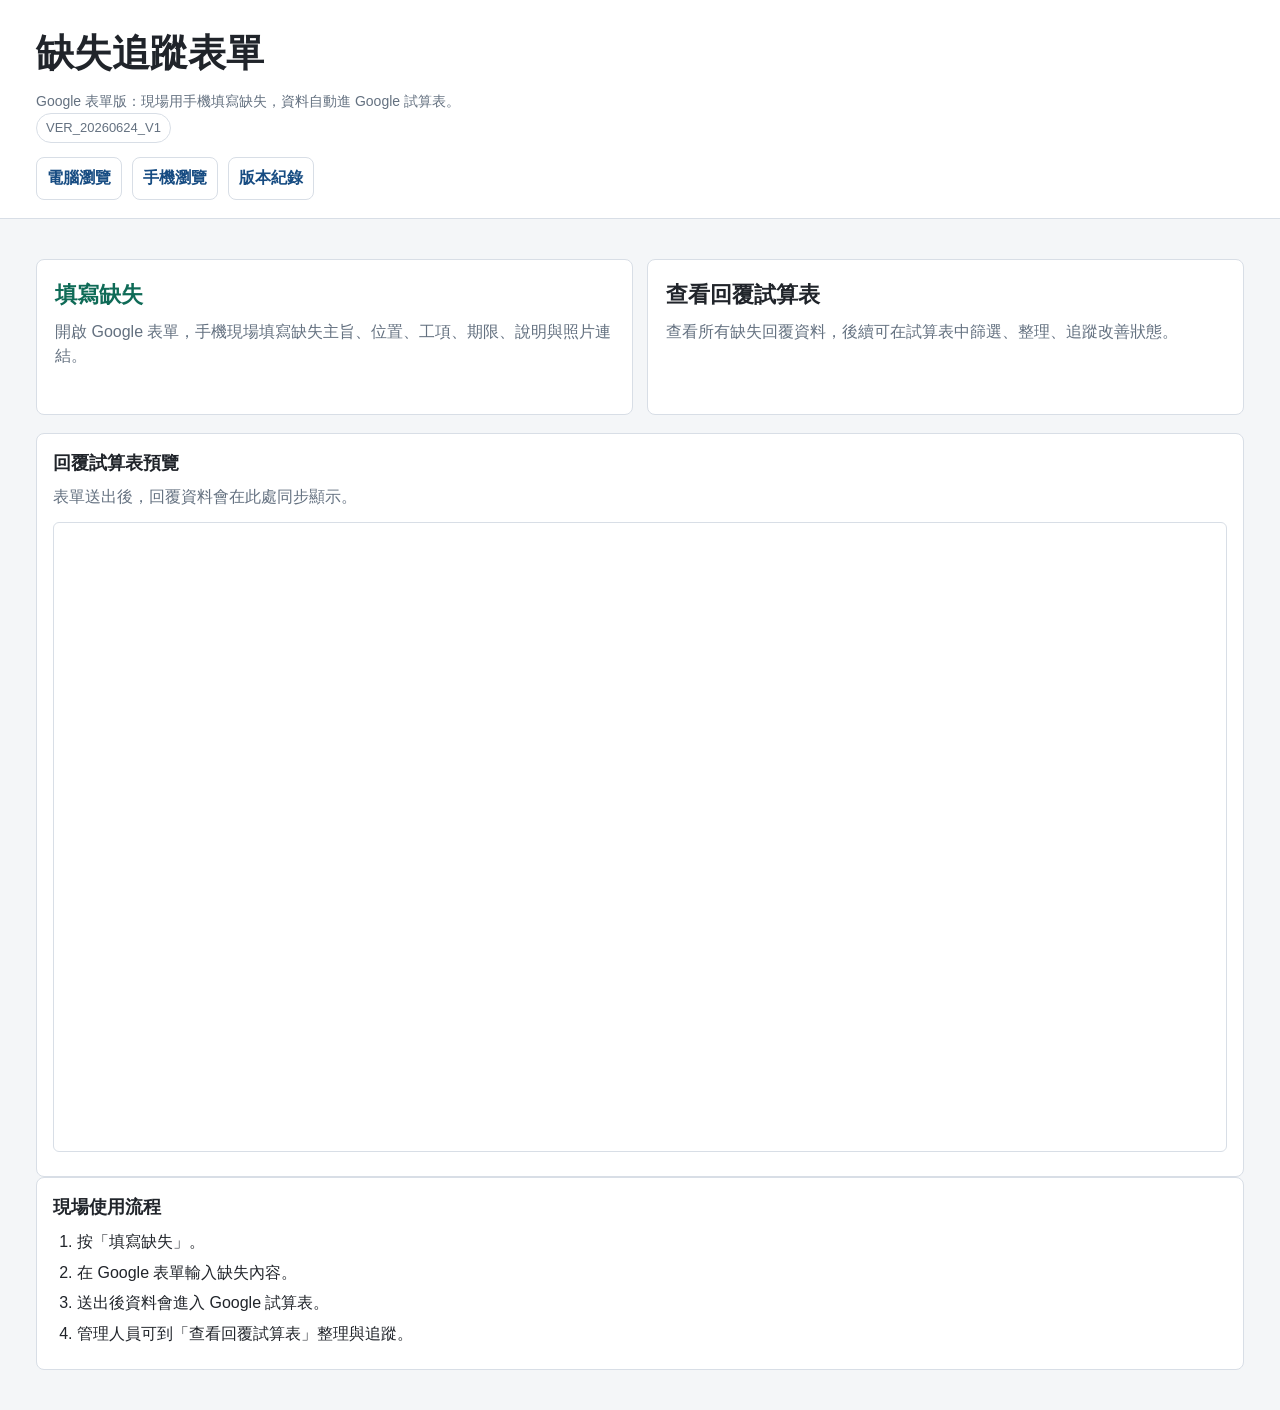
<file: pages/缺失追蹤表單.html>
<!doctype html>
<html lang="zh-Hant">
<head>
  <meta charset="utf-8">
  <meta name="viewport" content="width=device-width, initial-scale=1">
  <title>&#x7f3a;&#x5931;&#x8ffd;&#x8e64;&#x8868;&#x55ae;</title>
  <link rel="stylesheet" href="../assets/styles.css">
  <style>
    header{padding:24px clamp(16px,3vw,36px) 18px}main{padding:22px clamp(16px,3vw,36px) 40px}h1{margin:0 0 8px;font-size:clamp(26px,4vw,38px)}.meta{color:var(--muted);font-size:14px}.grid{display:grid;grid-template-columns:repeat(auto-fit,minmax(280px,1fr));gap:14px;margin:18px 0}.card{display:block;min-height:156px;padding:18px;border:1px solid var(--line);border-radius:8px;background:var(--panel);color:inherit;text-decoration:none}.card:hover,.card:focus{border-color:var(--accent2);outline:none;box-shadow:0 10px 24px rgba(36,87,166,.12)}.card h2{margin:0 0 8px;font-size:22px}.card p{margin:0;color:var(--muted)}.primary h2{color:var(--accent)}.steps,.sheet-panel{background:var(--panel);border:1px solid var(--line);border-radius:8px;padding:16px}.steps h2,.sheet-panel h2{margin:0 0 8px;font-size:18px}.sheet-actions{display:flex;gap:10px;flex-wrap:wrap;align-items:center;justify-content:space-between;margin-bottom:12px}.sheet-actions p{margin:0;color:var(--muted)}.sheet-actions a{padding:8px 10px;border:1px solid var(--line);border-radius:6px;background:var(--panel);color:#174c82;text-decoration:none;font-weight:700}.sheet-frame{width:100%;height:min(70vh,720px);min-height:420px;border:1px solid var(--line);border-radius:6px;background:var(--panel)}ol{margin:8px 0 0;padding-left:24px}li{margin:6px 0}
  </style>
</head>
<body>
  <header>
    <h1>&#x7f3a;&#x5931;&#x8ffd;&#x8e64;&#x8868;&#x55ae;</h1>
    <div class="meta">Google &#x8868;&#x55ae;&#x7248;&#xff1a;&#x73fe;&#x5834;&#x7528;&#x624b;&#x6a5f;&#x586b;&#x5beb;&#x7f3a;&#x5931;&#xff0c;&#x8cc7;&#x6599;&#x81ea;&#x52d5;&#x9032; Google &#x8a66;&#x7b97;&#x8868;&#x3002;</div>
    <div class="version">VER_20260624_V1</div>
    <nav><a href="../desktop.html">&#x96fb;&#x8166;&#x700f;&#x89bd;</a><a href="../mobile.html">&#x624b;&#x6a5f;&#x700f;&#x89bd;</a><a href="../CHANGELOG.html">&#x7248;&#x672c;&#x7d00;&#x9304;</a></nav>
  </header>
  <main>
    <div class="grid">
      <a class="card primary" href="https://docs.google.com/forms/d/e/1FAIpQLSd_t8k30jnZwtRfssKWCGfAxuohpaAwss1e042psRzGNH2yfA/viewform" target="_blank" rel="noopener">
        <h2>&#x586b;&#x5beb;&#x7f3a;&#x5931;</h2>
        <p>&#x958b;&#x555f; Google &#x8868;&#x55ae;&#xff0c;&#x624b;&#x6a5f;&#x73fe;&#x5834;&#x586b;&#x5beb;&#x7f3a;&#x5931;&#x4e3b;&#x65e8;&#x3001;&#x4f4d;&#x7f6e;&#x3001;&#x5de5;&#x9805;&#x3001;&#x671f;&#x9650;&#x3001;&#x8aaa;&#x660e;&#x8207;&#x7167;&#x7247;&#x9023;&#x7d50;&#x3002;</p>
      </a>
      <a class="card" href="https://docs.google.com/spreadsheets/d/1NgE42ox5RavB5xNtAZWdulGMDS22Ri7BcHqWMjIBJe0/edit?gid=1214121238#gid=1214121238" target="_blank" rel="noopener">
        <h2>&#x67e5;&#x770b;&#x56de;&#x8986;&#x8a66;&#x7b97;&#x8868;</h2>
        <p>&#x67e5;&#x770b;&#x6240;&#x6709;&#x7f3a;&#x5931;&#x56de;&#x8986;&#x8cc7;&#x6599;&#xff0c;&#x5f8c;&#x7e8c;&#x53ef;&#x5728;&#x8a66;&#x7b97;&#x8868;&#x4e2d;&#x7be9;&#x9078;&#x3001;&#x6574;&#x7406;&#x3001;&#x8ffd;&#x8e64;&#x6539;&#x5584;&#x72c0;&#x614b;&#x3002;</p>
      </a>
    </div>
    <section class="sheet-panel">
      <div class="sheet-actions">
        <div>
          <h2>&#x56de;&#x8986;&#x8a66;&#x7b97;&#x8868;&#x9810;&#x89bd;</h2>
          <p>&#x8868;&#x55ae;&#x9001;&#x51fa;&#x5f8c;&#xff0c;&#x56de;&#x8986;&#x8cc7;&#x6599;&#x6703;&#x5728;&#x6b64;&#x8655;&#x540c;&#x6b65;&#x986f;&#x793a;&#x3002;</p>
        </div>
      </div>
      <iframe class="sheet-frame" title="Google Sheets responses" src="https://docs.google.com/spreadsheets/d/1NgE42ox5RavB5xNtAZWdulGMDS22Ri7BcHqWMjIBJe0/preview?gid=1214121238"></iframe>
    </section>
    <section class="steps">
      <h2>&#x73fe;&#x5834;&#x4f7f;&#x7528;&#x6d41;&#x7a0b;</h2>
      <ol>
        <li>&#x6309;&#x300c;&#x586b;&#x5beb;&#x7f3a;&#x5931;&#x300d;&#x3002;</li>
        <li>&#x5728; Google &#x8868;&#x55ae;&#x8f38;&#x5165;&#x7f3a;&#x5931;&#x5167;&#x5bb9;&#x3002;</li>
        <li>&#x9001;&#x51fa;&#x5f8c;&#x8cc7;&#x6599;&#x6703;&#x9032;&#x5165; Google &#x8a66;&#x7b97;&#x8868;&#x3002;</li>
        <li>&#x7ba1;&#x7406;&#x4eba;&#x54e1;&#x53ef;&#x5230;&#x300c;&#x67e5;&#x770b;&#x56de;&#x8986;&#x8a66;&#x7b97;&#x8868;&#x300d;&#x6574;&#x7406;&#x8207;&#x8ffd;&#x8e64;&#x3002;</li>
      </ol>
    </section>
  </main>
</body>
</html>
</file>
<file: assets/styles.css>
﻿:root{--bg:#f4f6f8;--panel:#fff;--text:#20242a;--muted:#647180;--line:#d8dee6;--accent:#0f6b57;--accent2:#2457a6;--warn:#8a5a00}*{box-sizing:border-box}body{margin:0;background:var(--bg);color:var(--text);font-family:"Microsoft JhengHei","Noto Sans TC",Arial,sans-serif;line-height:1.55}header{background:#fff;border-bottom:1px solid var(--line)}.wrap{width:min(1120px,calc(100% - 32px));margin:0 auto}.top{padding:28px 0 20px}.version{display:inline-flex;align-items:center;padding:4px 9px;border:1px solid var(--line);border-radius:999px;color:var(--muted);font-size:13px;background:#fff}h1{margin:10px 0 8px;font-size:clamp(26px,4vw,42px);letter-spacing:0}.subtitle{margin:0;color:var(--muted)}main{padding:24px 0 42px}.mode-grid{display:grid;grid-template-columns:repeat(auto-fit,minmax(260px,1fr));gap:14px;margin-bottom:24px}.mode{display:block;min-height:150px;padding:20px;border:1px solid var(--line);border-radius:8px;background:#fff;color:inherit;text-decoration:none}.mode:hover,.mode:focus{border-color:var(--accent2);outline:none;box-shadow:0 10px 24px rgba(36,87,166,.12)}.mode h2{margin:0 0 8px;font-size:22px}.mode p{margin:0;color:var(--muted)}.notice{padding:14px 16px;border:1px solid #e7d8a8;border-radius:8px;background:#fff9e8;color:var(--warn);margin-bottom:18px}.doc-grid{display:grid;grid-template-columns:repeat(auto-fit,minmax(240px,1fr));gap:12px}.doc-link{display:block;min-height:88px;padding:15px;border:1px solid var(--line);border-radius:8px;background:#fff;color:#174c82;text-decoration:none;overflow-wrap:anywhere}.doc-link span{display:block;margin-bottom:6px;color:var(--muted);font-size:13px}.doc-link strong{font-size:16px}nav{display:flex;gap:10px;flex-wrap:wrap;margin-top:14px}nav a{padding:8px 10px;border:1px solid var(--line);border-radius:8px;background:#fff;color:#174c82;text-decoration:none;font-weight:700}.phone .wrap{width:min(720px,calc(100% - 22px))}.phone .doc-grid{grid-template-columns:1fr}.phone .doc-link{min-height:76px}.footer{padding:20px 0;color:var(--muted);font-size:13px}
</file>
